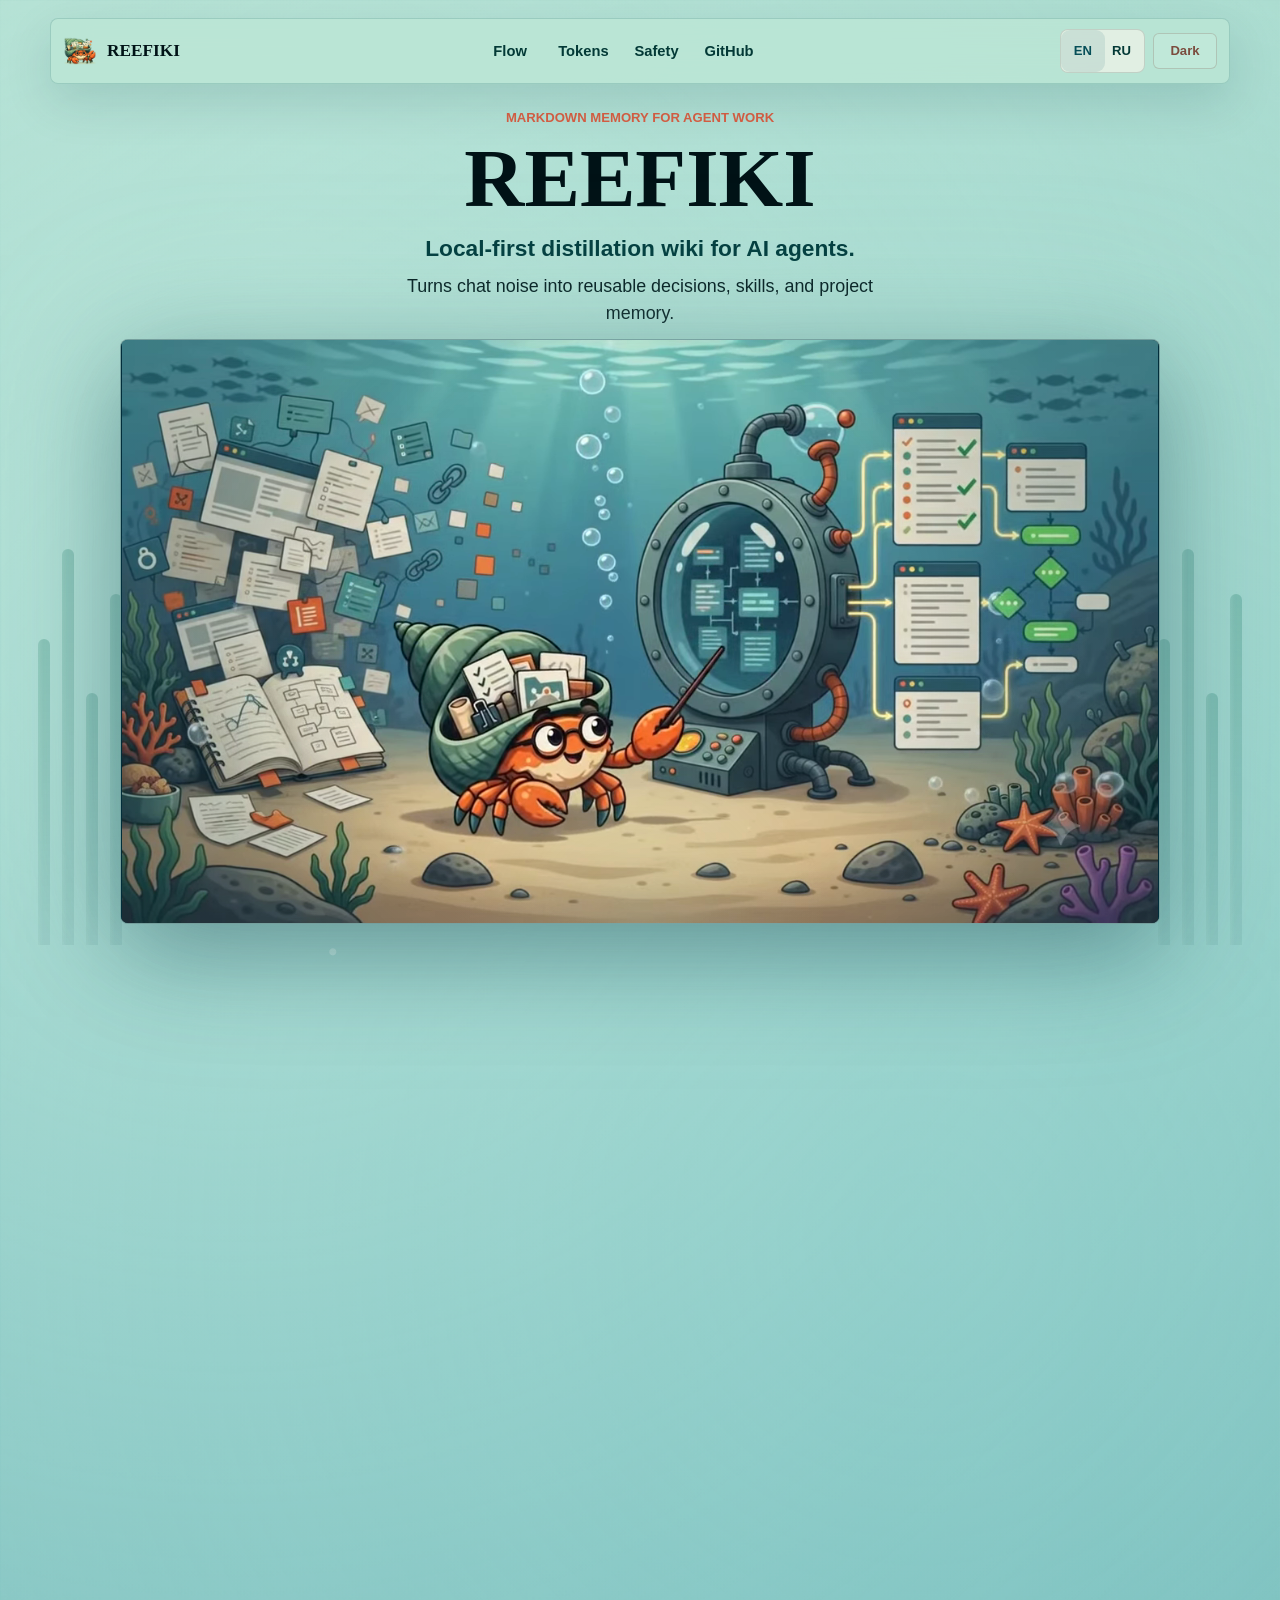
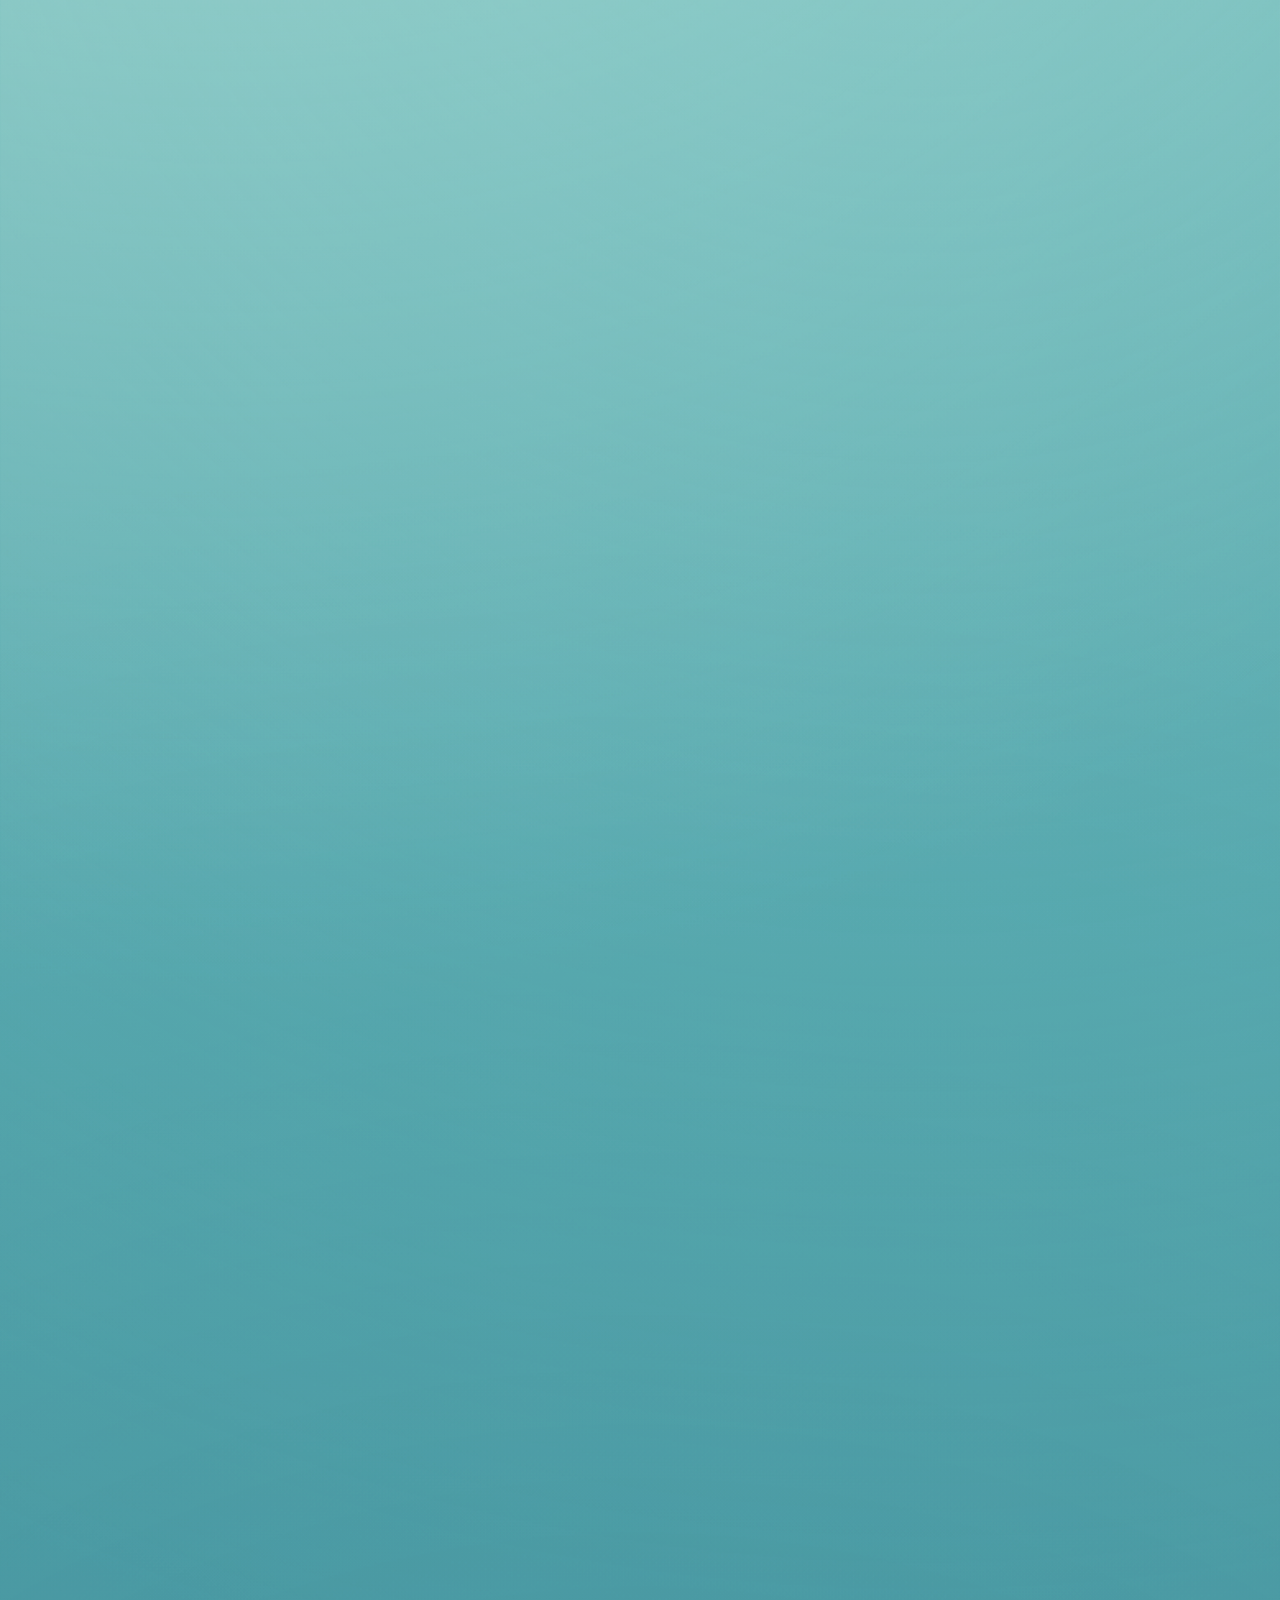
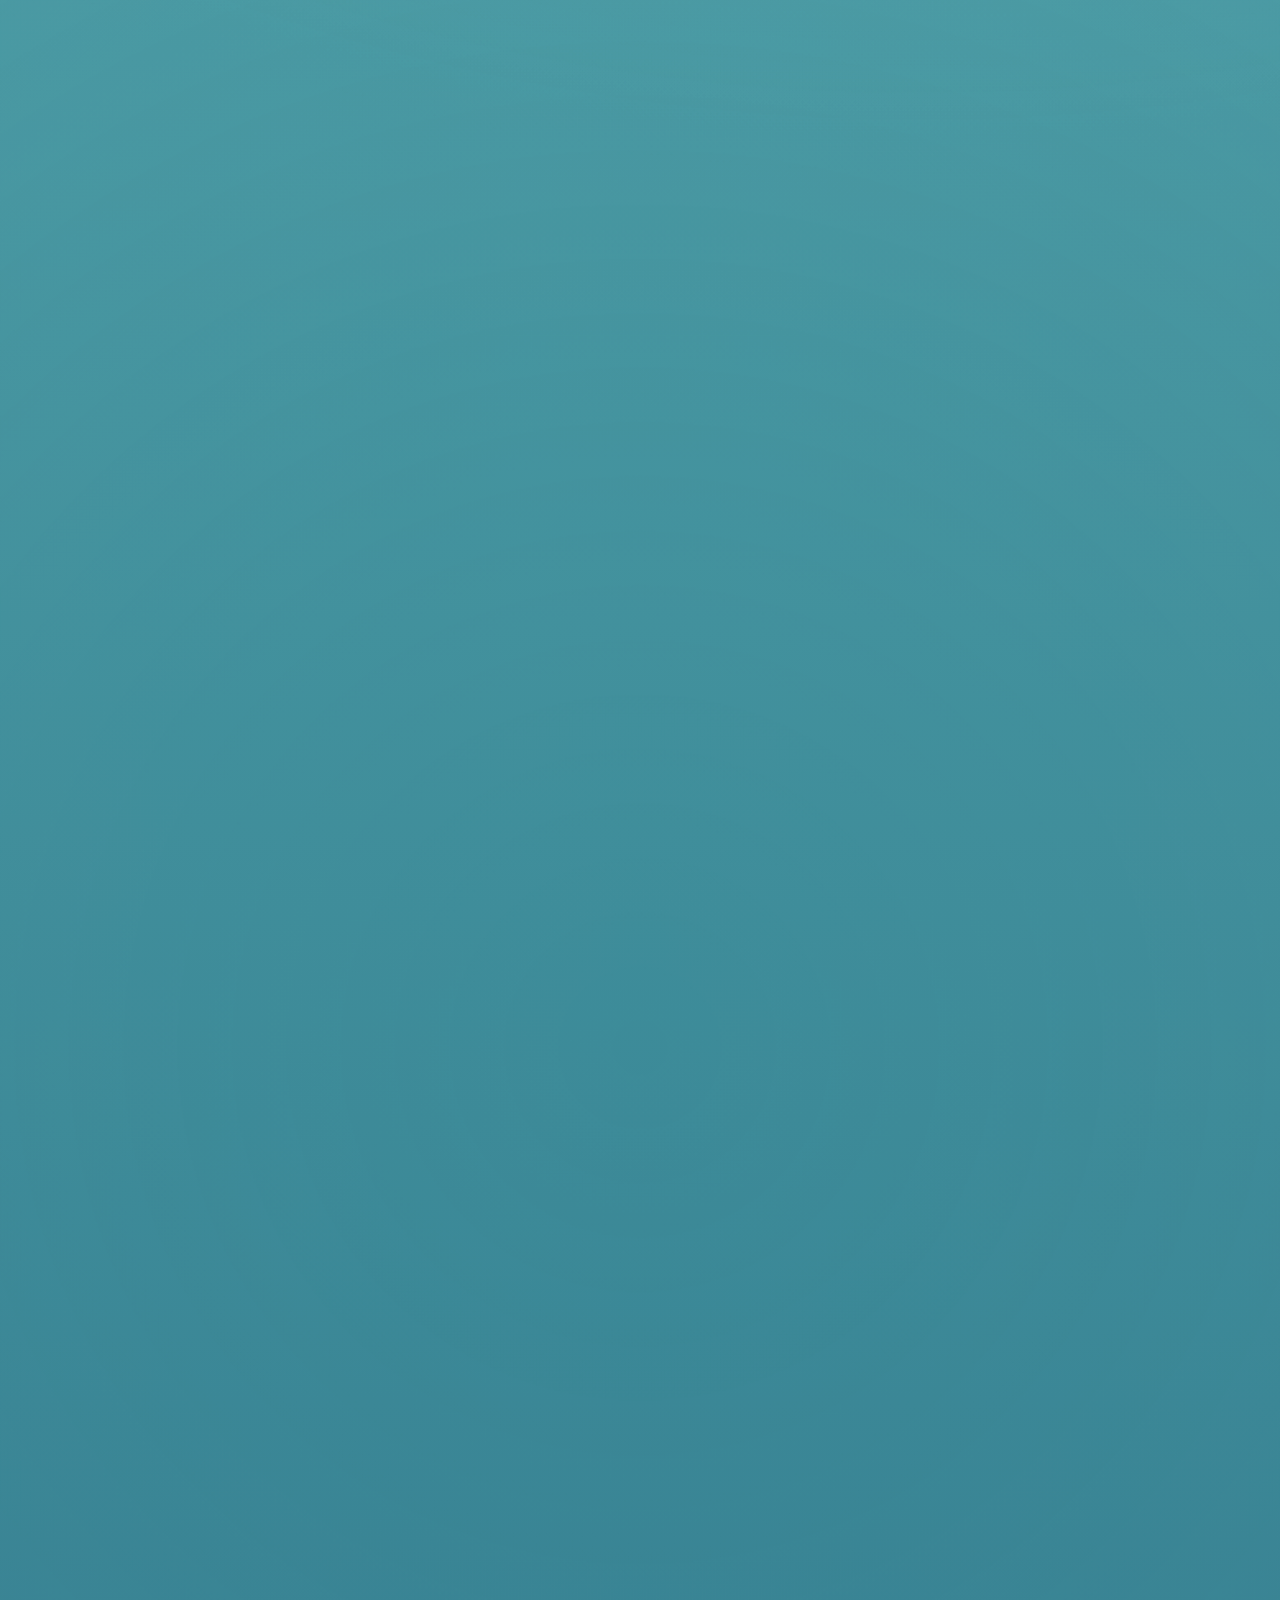
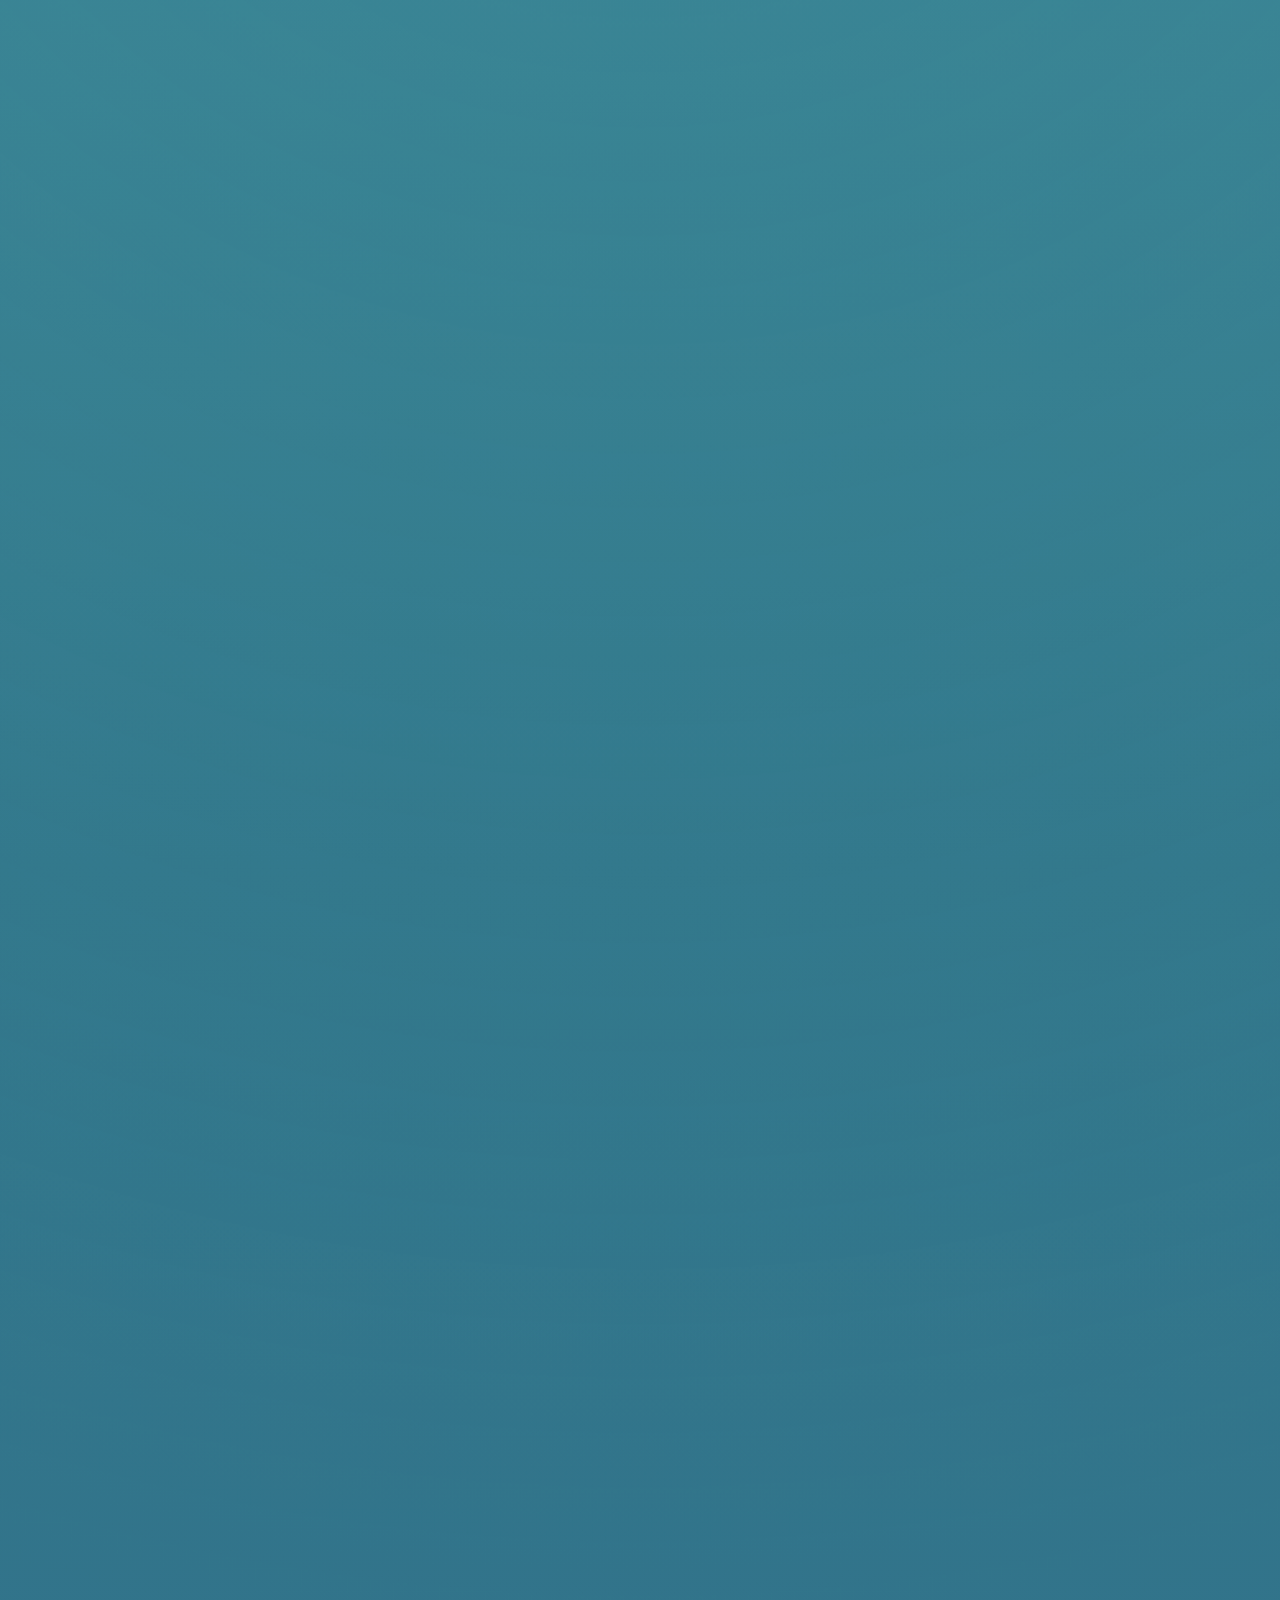
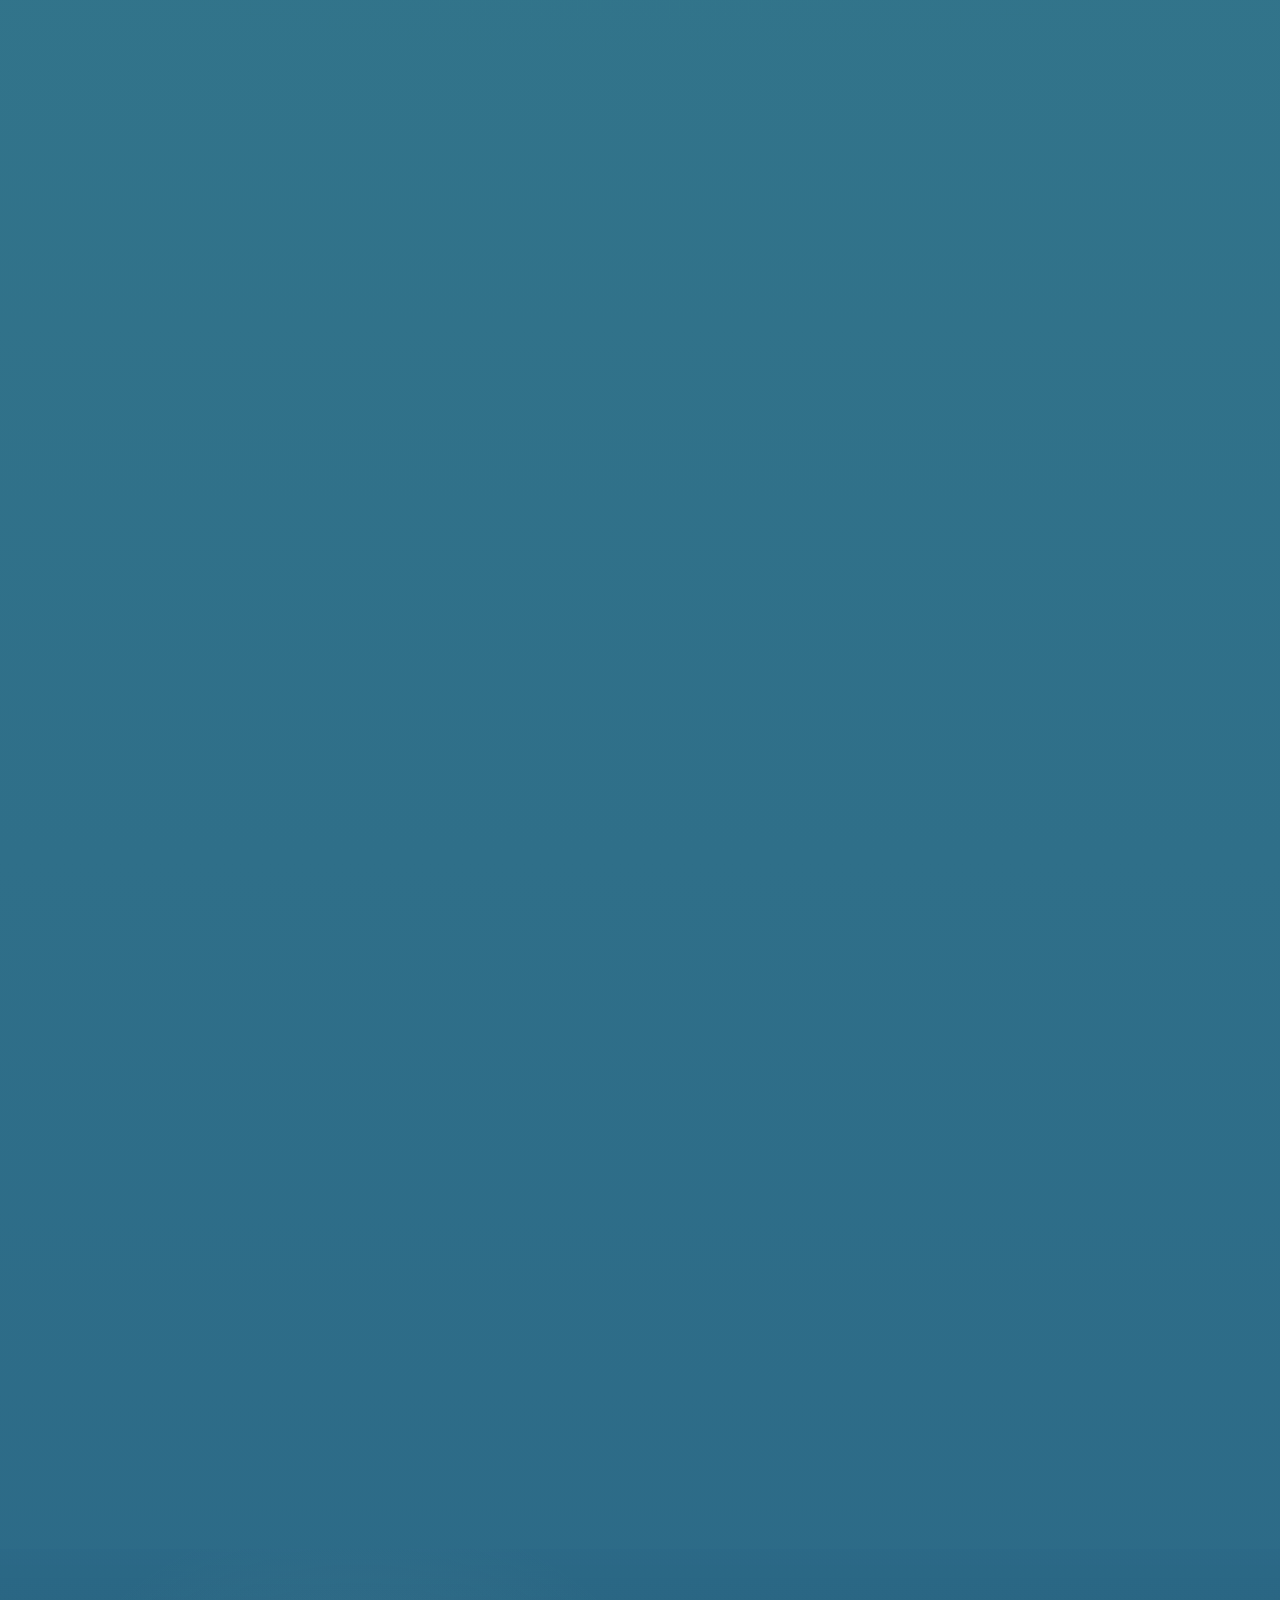
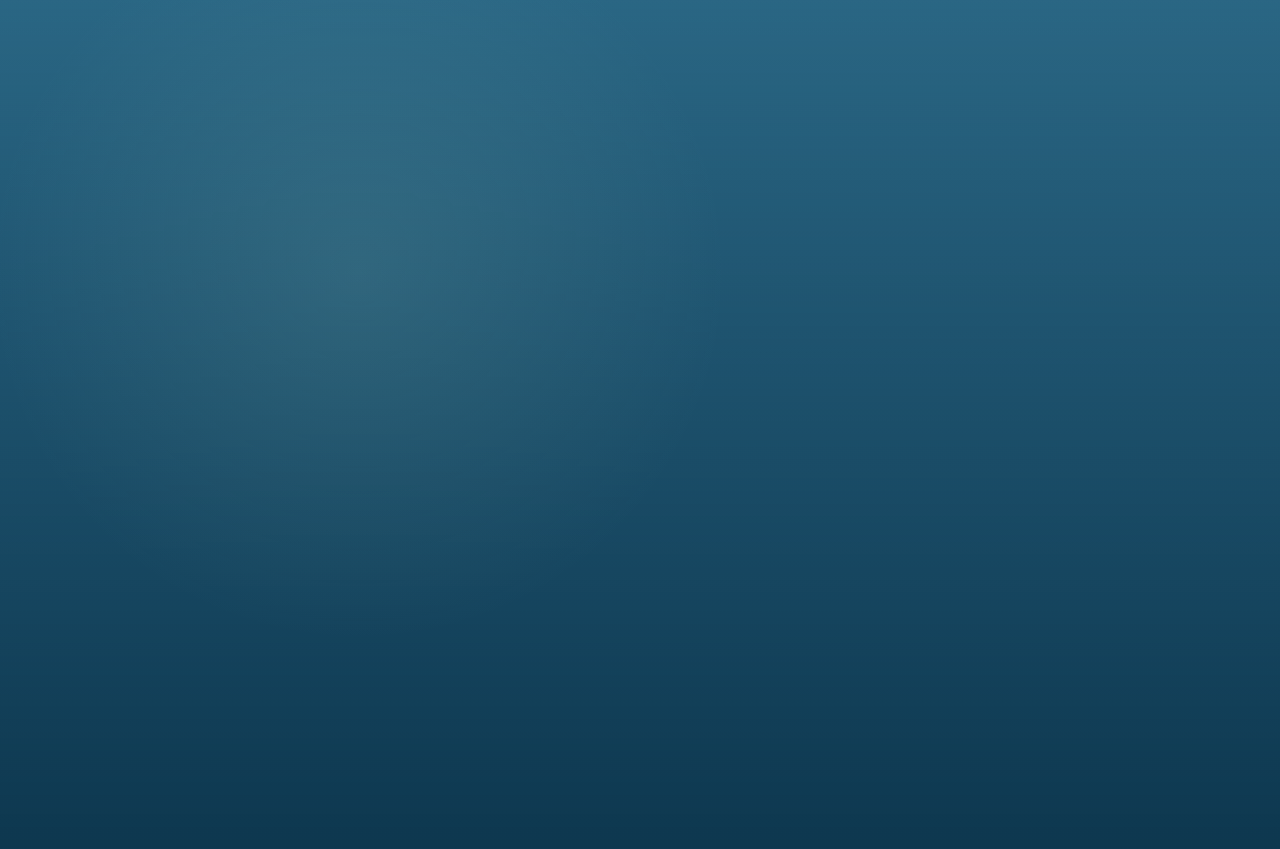
<file: site/index.html>
<!doctype html>
<html lang="en" data-theme="light">
  <head>
    <meta charset="utf-8">
    <meta name="viewport" content="width=device-width, initial-scale=1">
    <title>REEFIKI - Local-first distillation wiki for AI agents</title>
    <meta
      name="description"
      content="REEFIKI turns AI-session noise into reusable decisions, skills, sources, synthesis, and project memory."
    >
    <link rel="icon" href="../assets/reefiki-mascot.png">
    <link rel="stylesheet" href="styles.css?v=theme-readability-20260615">
  </head>
  <body>
    <div class="marine-atmosphere" aria-hidden="true">
      <div class="marine-bubbles">
        <span></span><span></span><span></span><span></span>
        <span></span><span></span><span></span><span></span>
        <span></span><span></span><span></span><span></span>
        <span></span><span></span><span></span><span></span>
      </div>
      <div class="marine-fish fish-one"></div>
      <div class="marine-fish fish-two"></div>
      <div class="marine-fish fish-three"></div>
      <div class="marine-kelp kelp-left">
        <span></span><span></span><span></span><span></span>
      </div>
      <div class="marine-kelp kelp-right">
        <span></span><span></span><span></span><span></span>
      </div>
    </div>

    <a class="skip-link" href="#main" data-i18n="skip">Skip to content</a>

    <header class="topbar" aria-label="Primary navigation">
      <a class="brand" href="#top" aria-label="REEFIKI home">
        <img src="../assets/reefiki-mascot.png" alt="" class="brand-mark" width="672" height="562" decoding="async">
        <span>REEFIKI</span>
      </a>
      <nav class="nav-links" aria-label="Page sections">
        <a href="#flow" data-i18n="nav.flow">Flow</a>
        <a href="#token-economy" data-i18n="nav.tokens">Tokens</a>
        <a href="#safety" data-i18n="nav.safety">Safety</a>
        <a href="https://github.com/kisslex2013-alt/reefiki">GitHub</a>
      </nav>
      <div class="header-controls" aria-label="Display controls">
        <div class="segmented" role="group" aria-label="Language">
          <button class="control-button is-active" type="button" data-lang-toggle="en" aria-pressed="true">EN</button>
          <button class="control-button" type="button" data-lang-toggle="ru" aria-pressed="false">RU</button>
        </div>
        <button class="control-button theme-button" type="button" data-theme-toggle aria-label="Switch color theme">
          <span data-theme-label>Dark</span>
        </button>
      </div>
    </header>

    <main id="main">
      <section class="hero" id="top" aria-labelledby="hero-title">
        <div class="hero-grid" aria-hidden="true"></div>
        <div class="hero-content reveal">
          <p class="eyebrow" data-i18n="hero.eyebrow">Markdown memory for agent work</p>
          <h1 id="hero-title">REEFIKI</h1>
          <p class="hero-subtitle" data-i18n="hero.subtitle">Local-first distillation wiki for AI agents.</p>
          <p class="hero-copy" data-i18n="hero.copy">
            Turns chat noise into reusable decisions, skills, and project memory.
          </p>
        </div>

        <div class="hero-scene reveal reef-video-card hero-video-card" aria-label="Underwater distillation loop from noisy chat into reusable memory">
          <div class="reef-aura" aria-hidden="true"></div>
          <video
            class="reef-video"
            autoplay
            muted
            loop
            playsinline
            preload="metadata"
            poster="../assets/video/reefiki-distillation-poster.webp"
            data-reef-video
            aria-label="Underwater distillation animation for REEFIKI project memory"
          >
            <source src="../assets/video/reefiki-distillation.webm" type="video/webm">
            <source src="../assets/video/reefiki-distillation.mp4" type="video/mp4">
          </video>
          <div class="reef-video-scrim" aria-hidden="true"></div>
        </div>
        <div class="hero-cta-panel reveal">
          <div class="hero-actions" aria-label="Primary actions">
            <a class="button button-primary" href="../QUICKSTART.md#english" data-href-en="../QUICKSTART.md#english" data-href-ru="../QUICKSTART.md#русский" data-i18n="cta.getStarted">Get started</a>
            <a class="button button-secondary" href="../docs/INSTALL.md#english" data-href-en="../docs/INSTALL.md#english" data-href-ru="../docs/INSTALL.md#русский" data-i18n="cta.readDocs">Read docs</a>
            <a class="button button-ghost" href="https://github.com/kisslex2013-alt/reefiki" data-i18n="cta.github">View GitHub</a>
          </div>
          <div class="trust-strip" aria-label="Project trust signals">
            <span>Apache 2.0</span>
            <span data-i18n="trust.markdown">Markdown files</span>
            <span data-i18n="trust.git">Git history</span>
            <span data-i18n="trust.agents">Agent-agnostic</span>
          </div>
        </div>
      </section>

      <section class="section problem-section" id="problem" aria-labelledby="problem-title">
        <div class="section-inner problem-layout">
          <div class="section-copy problem-copy reveal">
            <p class="eyebrow" data-i18n="problem.eyebrow">The failure mode</p>
            <h2 id="problem-title" data-i18n="problem.title">AI agents forget between threads.</h2>
          </div>
          <figure class="problem-proof reveal problem-video-card">
            <div class="reef-video-card problem-video-frame">
              <div class="reef-aura" aria-hidden="true"></div>
              <video
                class="reef-video"
                autoplay
                muted
                loop
                playsinline
                preload="metadata"
                poster="../assets/video/reefiki-problem-context-poster.webp"
                data-reef-video
                aria-label="Underwater animation showing agent context fragments drifting away"
              >
                <source src="../assets/video/reefiki-problem-context.webm" type="video/webm">
                <source src="../assets/video/reefiki-problem-context.mp4" type="video/mp4">
              </video>
              <div class="reef-video-scrim" aria-hidden="true"></div>
            </div>
            <figcaption data-i18n="problem.caption">The failure is visible: decisions drift away before they become reusable memory.</figcaption>
          </figure>
          <div class="problem-list reveal" role="list">
            <p role="listitem"><strong data-i18n="problem.item1Title">Decisions stay in chats.</strong> <span data-i18n="problem.item1Body">Nobody knows why the project turned left.</span></p>
            <p role="listitem"><strong data-i18n="problem.item2Title">Useful procedures vanish.</strong> <span data-i18n="problem.item2Body">A fix becomes a story instead of a reusable skill.</span></p>
            <p role="listitem"><strong data-i18n="problem.item3Title">The next agent starts cold.</strong> <span data-i18n="problem.item3Body">Context gets reread, guessed, or lost.</span></p>
          </div>
        </div>
      </section>

      <section class="section flow-section" id="flow" aria-labelledby="flow-title">
        <div class="section-inner flow-layout">
          <div class="section-head reveal">
            <p class="eyebrow" data-i18n="flow.eyebrow">How it works</p>
            <h2 id="flow-title" data-i18n="flow.title">Capture -> Filter -> Save -> Link -> Recall.</h2>
            <p data-i18n="flow.copy">
              REEFIKI is not a chat archive. It is a distillation loop that lets an agent leave
              a precise trail for the next agent.
            </p>
          </div>
          <figure class="flow-proof reveal flow-video-card">
            <div class="reef-video-card flow-video-frame">
              <div class="reef-aura" aria-hidden="true"></div>
              <video
                class="reef-video"
                autoplay
                muted
                loop
                playsinline
                preload="metadata"
                poster="../assets/video/reefiki-flow-poster.webp"
                data-reef-video
                aria-label="Underwater animation showing the REEFIKI distillation flow"
              >
                <source src="../assets/video/reefiki-flow.webm" type="video/webm">
                <source src="../assets/video/reefiki-flow.mp4" type="video/mp4">
              </video>
              <div class="reef-video-scrim" aria-hidden="true"></div>
            </div>
            <figcaption data-i18n="flow.caption">A repeatable loop: collect, filter, save, link, and recall.</figcaption>
          </figure>
          <ol class="flow-rail reveal" aria-label="REEFIKI distillation steps">
            <li>
              <span class="step-index">01</span>
              <strong data-i18n="flow.step1Title">Capture</strong>
              <p data-i18n="flow.step1Body">Sources, notes and session conclusions enter a project inbox.</p>
            </li>
            <li>
              <span class="step-index">02</span>
              <strong data-i18n="flow.step2Title">Filter</strong>
              <p data-i18n="flow.step2Body">The agent keeps material only when it can be reused later.</p>
            </li>
            <li>
              <span class="step-index">03</span>
              <strong data-i18n="flow.step3Title">Save</strong>
              <p data-i18n="flow.step3Body">Useful knowledge becomes markdown decisions, skills or synthesis.</p>
            </li>
            <li>
              <span class="step-index">04</span>
              <strong data-i18n="flow.step4Title">Link</strong>
              <p data-i18n="flow.step4Body">Index, log and references keep the memory navigable.</p>
            </li>
            <li>
              <span class="step-index">05</span>
              <strong data-i18n="flow.step5Title">Recall</strong>
              <p data-i18n="flow.step5Body">The next agent reads bounded context instead of the whole chat history.</p>
            </li>
          </ol>
        </div>
      </section>

      <section class="section token-section" id="token-economy" aria-labelledby="token-title">
        <div class="section-inner token-layout">
          <div class="token-copy reveal">
            <p class="eyebrow" data-i18n="token.eyebrow">Token economy</p>
            <h2 id="token-title" data-i18n="token.title">Less context rereading. More reusable memory.</h2>
            <p data-i18n="token.copy">
              These are rough ranges, not benchmarks or guarantees. The gain comes from reading
              selected markdown memory instead of dragging every prior thread forward.
            </p>
          </div>
          <figure class="token-proof reveal token-video-card">
            <div class="reef-video-card token-video-frame">
              <div class="reef-aura" aria-hidden="true"></div>
              <video
                class="reef-video"
                autoplay
                muted
                loop
                playsinline
                preload="metadata"
                poster="../assets/video/reefiki-token-economy-poster.webp"
                data-reef-video
                aria-label="Underwater token economy animation for REEFIKI"
              >
                <source src="../assets/video/reefiki-token-economy.webm" type="video/webm">
                <source src="../assets/video/reefiki-token-economy.mp4" type="video/mp4">
              </video>
              <div class="reef-video-scrim" aria-hidden="true"></div>
            </div>
            <figcaption data-i18n="token.caption">Public product proof: the distillation flow is already documented in the repository.</figcaption>
          </figure>
          <div class="metric-grid token-metrics reveal" aria-label="Rough token reduction ranges">
            <div class="metric">
              <span>50-90%</span>
              <p data-i18n="token.metric1">fewer repeat context reads</p>
            </div>
            <div class="metric">
              <span>70-95%</span>
              <p data-i18n="token.metric2">for one decision or skill</p>
            </div>
            <div class="metric">
              <span>60-90%</span>
              <p data-i18n="token.metric3">for a bounded handoff</p>
            </div>
            <div class="metric">
              <span>0-20%</span>
              <p data-i18n="token.metric4">first pass overhead</p>
            </div>
          </div>
        </div>
      </section>

      <section class="section memory-section" id="memory-types" aria-labelledby="memory-title">
        <div class="section-inner memory-layout">
          <div class="section-head reveal">
            <p class="eyebrow" data-i18n="memory.eyebrow">Memory types</p>
            <h2 id="memory-title" data-i18n="memory.title">Compact markdown cards, not a giant transcript.</h2>
          </div>
          <figure class="memory-proof reveal memory-video-card">
            <div class="reef-video-card memory-video-frame">
              <div class="reef-aura" aria-hidden="true"></div>
              <video
                class="reef-video"
                autoplay
                muted
                loop
                playsinline
                preload="metadata"
                poster="../assets/video/reefiki-memory-types-poster.webp"
                data-reef-video
                aria-label="Underwater animation showing REEFIKI memory cards"
              >
                <source src="../assets/video/reefiki-memory-types.webm" type="video/webm">
                <source src="../assets/video/reefiki-memory-types.mp4" type="video/mp4">
              </video>
              <div class="reef-video-scrim" aria-hidden="true"></div>
            </div>
            <figcaption data-i18n="memory.caption">Each reusable note becomes a small typed card, not another transcript to reread.</figcaption>
          </figure>
          <div class="memory-grid reveal" aria-label="REEFIKI memory types">
            <article class="memory-card">
              <span class="file-tag">decisions/</span>
              <h3 data-i18n="memory.decisionTitle">Decisions</h3>
              <p data-i18n="memory.decisionBody">What changed, why it changed, and what future agents should respect.</p>
            </article>
            <article class="memory-card">
              <span class="file-tag">skills/</span>
              <h3 data-i18n="memory.skillTitle">Skills</h3>
              <p data-i18n="memory.skillBody">Repeatable procedures that turn one solved problem into an agent habit.</p>
            </article>
            <article class="memory-card">
              <span class="file-tag">concepts/</span>
              <h3 data-i18n="memory.conceptTitle">Concepts</h3>
              <p data-i18n="memory.conceptBody">Reusable understanding of the project, domain, constraints and vocabulary.</p>
            </article>
            <article class="memory-card">
              <span class="file-tag">synthesis/</span>
              <h3 data-i18n="memory.synthesisTitle">Synthesis</h3>
              <p data-i18n="memory.synthesisBody">Session and stage takeaways distilled into a compact handoff trail.</p>
            </article>
            <article class="memory-card">
              <span class="file-tag">sources/</span>
              <h3 data-i18n="memory.sourceTitle">Sources</h3>
              <p data-i18n="memory.sourceBody">Where an idea came from, with enough provenance to check it later.</p>
            </article>
          </div>
        </div>
      </section>

      <section class="section agents-section" id="agents" aria-labelledby="agents-title">
        <div class="section-inner agents-layout">
          <div class="agent-copy reveal">
            <p class="eyebrow" data-i18n="agents.eyebrow">Agent-agnostic</p>
            <h2 id="agents-title" data-i18n="agents.title">One project memory, many agents.</h2>
            <p data-i18n="agents.copy">
              REEFIKI rules live in markdown contracts, so Codex, Claude Code, Cursor,
              Windsurf, Cline and other LLM agents can follow the same local trail.
            </p>
            <ul class="agent-list" aria-label="Supported agent families">
              <li>Codex</li>
              <li>Claude Code</li>
              <li>Cursor</li>
              <li>Windsurf</li>
              <li>Cline</li>
              <li data-i18n="agents.other">Other LLM agents</li>
            </ul>
          </div>
          <figure class="agents-proof reveal agents-video-card">
            <div class="reef-video-card agents-video-frame">
              <div class="reef-aura" aria-hidden="true"></div>
              <video
                class="reef-video"
                autoplay
                muted
                loop
                playsinline
                preload="metadata"
                poster="../assets/video/reefiki-agent-agnostic-poster.webp"
                data-reef-video
                aria-label="Underwater animation showing multiple AI agents connected to one REEFIKI memory"
              >
                <source src="../assets/video/reefiki-agent-agnostic.webm" type="video/webm">
                <source src="../assets/video/reefiki-agent-agnostic.mp4" type="video/mp4">
              </video>
              <div class="reef-video-scrim" aria-hidden="true"></div>
            </div>
            <figcaption data-i18n="agents.caption">Different agents can follow the same local project trail.</figcaption>
          </figure>
        </div>
      </section>

      <section class="section safety-section" id="safety" aria-labelledby="safety-title">
        <div class="section-inner safety-layout">
          <div class="section-copy reveal">
            <p class="eyebrow" data-i18n="safety.eyebrow">Local-first safety</p>
            <h2 id="safety-title" data-i18n="safety.title">Markdown files, git history, private boundaries.</h2>
            <p data-i18n="safety.copy">
              No cloud memory is required. Private wiki projects stay local unless a guarded
              publish flow explicitly says they are safe to expose.
            </p>
          </div>
          <figure class="safety-proof reveal safety-video-card">
            <div class="reef-video-card safety-video-frame">
              <div class="reef-aura" aria-hidden="true"></div>
              <video
                class="reef-video"
                autoplay
                muted
                loop
                playsinline
                preload="metadata"
                poster="../assets/video/reefiki-safety-poster.webp"
                data-reef-video
                aria-label="Underwater animation showing local-first REEFIKI safety boundaries"
              >
                <source src="../assets/video/reefiki-safety.webm" type="video/webm">
                <source src="../assets/video/reefiki-safety.mp4" type="video/mp4">
              </video>
              <div class="reef-video-scrim" aria-hidden="true"></div>
            </div>
            <figcaption data-i18n="safety.caption">Local markdown, git history, and guarded public boundaries stay visible.</figcaption>
          </figure>
        </div>
      </section>

      <section class="section comparison-section" aria-labelledby="comparison-title">
        <div class="section-inner comparison-layout">
          <div class="section-head reveal">
            <p class="eyebrow" data-i18n="comparison.eyebrow">Positioning</p>
            <h2 id="comparison-title" data-i18n="comparison.title">Not another wiki. Not another cloud memory.</h2>
            <p data-i18n="comparison.copy">
              Use the other tools for storage and search. Use REEFIKI when the next agent must inherit a clean, reusable trail.
            </p>
          </div>
          <figure class="comparison-proof reveal comparison-video-card">
            <div class="reef-video-card comparison-video-frame">
              <div class="reef-aura" aria-hidden="true"></div>
              <video
                class="reef-video"
                autoplay
                muted
                loop
                playsinline
                preload="metadata"
                poster="../assets/video/reefiki-comparison-poster.webp"
                data-reef-video
                aria-label="Underwater animation comparing REEFIKI with adjacent memory tools"
              >
                <source src="../assets/video/reefiki-comparison.webm" type="video/webm">
                <source src="../assets/video/reefiki-comparison.mp4" type="video/mp4">
              </video>
              <div class="reef-video-scrim" aria-hidden="true"></div>
            </div>
            <figcaption data-i18n="comparison.caption">REEFIKI collects the useful parts into agent-ready project memory.</figcaption>
          </figure>
          <div class="comparison-grid reveal" aria-label="REEFIKI comparison with adjacent tools">
            <article class="comparison-card">
              <span class="comparison-product" data-i18n="comparison.notionName">Notion / Obsidian</span>
              <p class="comparison-context" data-i18n="comparison.notionGood">Great for human notes and long-lived documentation.</p>
              <strong data-i18n="comparison.notionReefiki">REEFIKI keeps agent-ready decisions, skills, indexes and logs.</strong>
            </article>
            <article class="comparison-card">
              <span class="comparison-product" data-i18n="comparison.agentName">Cursor / Claude memory</span>
              <p class="comparison-context" data-i18n="comparison.agentGood">Convenient memory inside one agent surface.</p>
              <strong data-i18n="comparison.agentReefiki">REEFIKI is portable across Codex, Claude Code, Cursor and other agents.</strong>
            </article>
            <article class="comparison-card">
              <span class="comparison-product" data-i18n="comparison.ragName">Vector / RAG stores</span>
              <p class="comparison-context" data-i18n="comparison.ragGood">Useful when you need semantic search over a large pile.</p>
              <strong data-i18n="comparison.ragReefiki">REEFIKI filters first, then saves only what can be reused.</strong>
            </article>
            <article class="comparison-card">
              <span class="comparison-product" data-i18n="comparison.archiveName">Chat archives</span>
              <p class="comparison-context" data-i18n="comparison.archiveGood">Good for preserving the whole conversation.</p>
              <strong data-i18n="comparison.archiveReefiki">REEFIKI turns the useful part into compact project memory.</strong>
            </article>
          </div>
        </div>
      </section>

      <section class="final-cta" aria-labelledby="final-title">
        <div class="final-inner reveal">
          <div class="final-copy">
            <p class="eyebrow" data-i18n="final.eyebrow">Try REEFIKI locally</p>
            <h2 id="final-title" data-i18n="final.title">Give the next agent a better starting point.</h2>
          </div>
          <figure class="final-proof final-video-card">
            <div class="reef-video-card final-video-frame">
              <div class="reef-aura" aria-hidden="true"></div>
              <video
                class="reef-video"
                autoplay
                muted
                loop
                playsinline
                preload="metadata"
                poster="../assets/video/reefiki-final-cta-poster.webp"
                data-reef-video
                aria-label="Underwater animation inviting the user to start with REEFIKI"
              >
                <source src="../assets/video/reefiki-final-cta.webm" type="video/webm">
                <source src="../assets/video/reefiki-final-cta.mp4" type="video/mp4">
              </video>
              <div class="reef-video-scrim" aria-hidden="true"></div>
            </div>
            <figcaption data-i18n="final.caption">The next agent starts with a prepared project memory.</figcaption>
          </figure>
          <div class="final-actions">
            <a class="button button-primary" href="../QUICKSTART.md#english" data-href-en="../QUICKSTART.md#english" data-href-ru="../QUICKSTART.md#русский" data-i18n="final.quick">Quick Start</a>
            <a class="button button-secondary" href="https://github.com/kisslex2013-alt/reefiki">GitHub</a>
          </div>
        </div>
      </section>
    </main>

    <script src="script.js?v=theme-readability-20260615" defer></script>
  </body>
</html>
</file>
<file: site/styles.css>
:root {
  color-scheme: light;
  --paper: oklch(0.95 0.026 85);
  --paper-soft: oklch(0.98 0.021 88);
  --sand: oklch(0.88 0.044 82);
  --sand-strong: oklch(0.77 0.084 80);
  --graphite: oklch(0.27 0.026 170);
  --muted: oklch(0.48 0.03 165);
  --reef: oklch(0.38 0.076 180);
  --reef-deep: oklch(0.26 0.056 178);
  --teal: oklch(0.5 0.086 182);
  --moss: oklch(0.51 0.076 122);
  --coral: oklch(0.6 0.146 38);
  --amber: oklch(0.68 0.126 76);
  --ink-line: rgba(36, 48, 44, 0.16);
  --shadow: 0 22px 70px rgba(26, 48, 41, 0.18);
  --tight: 8px;
  --max: 1180px;
}

html[data-theme="dark"] {
  color-scheme: dark;
  --paper: oklch(0.18 0.025 174);
  --paper-soft: oklch(0.22 0.03 174);
  --sand: oklch(0.31 0.035 100);
  --sand-strong: oklch(0.5 0.09 76);
  --graphite: oklch(0.9 0.018 86);
  --muted: oklch(0.73 0.025 160);
  --reef: oklch(0.72 0.085 180);
  --reef-deep: oklch(0.86 0.045 175);
  --teal: oklch(0.7 0.1 182);
  --moss: oklch(0.72 0.09 122);
  --coral: oklch(0.72 0.15 38);
  --amber: oklch(0.78 0.14 76);
  --ink-line: rgba(244, 235, 214, 0.16);
  --shadow: 0 24px 76px rgba(0, 0, 0, 0.32);
}

* {
  box-sizing: border-box;
}

html {
  scroll-behavior: smooth;
}

body {
  margin: 0;
  min-width: 320px;
  background:
    linear-gradient(90deg, rgba(36, 48, 44, 0.04) 1px, transparent 1px),
    linear-gradient(0deg, rgba(36, 48, 44, 0.035) 1px, transparent 1px),
    var(--paper);
  background-size: 42px 42px;
  color: var(--graphite);
  font-family: Aptos, "Segoe UI", Verdana, sans-serif;
  line-height: 1.5;
}

body::before {
  position: fixed;
  inset: 0;
  z-index: -1;
  pointer-events: none;
  content: "";
  background-image:
    radial-gradient(rgba(36, 48, 44, 0.08) 0.8px, transparent 0.8px),
    linear-gradient(120deg, rgba(216, 95, 61, 0.11), transparent 38%),
    linear-gradient(300deg, rgba(35, 118, 107, 0.12), transparent 42%);
  background-size: 9px 9px, 100% 100%, 100% 100%;
  opacity: 0.74;
}

a {
  color: inherit;
  cursor: pointer;
  text-decoration: none;
}

img {
  display: block;
  height: auto;
  max-width: 100%;
}

.skip-link {
  position: fixed;
  top: 12px;
  left: 12px;
  z-index: 20;
  transform: translateY(-160%);
  padding: 10px 14px;
  border: 1px solid var(--reef);
  border-radius: var(--tight);
  background: var(--paper-soft);
  color: var(--reef);
  transition: transform 160ms ease;
}

.skip-link:focus {
  transform: translateY(0);
}

.topbar {
  position: fixed;
  top: 0;
  left: 0;
  right: 0;
  z-index: 10;
  display: flex;
  align-items: center;
  justify-content: space-between;
  gap: 20px;
  width: min(100% - 40px, var(--max));
  margin: 18px auto 0;
  padding: 10px 12px;
  border: 1px solid rgba(36, 48, 44, 0.14);
  border-radius: var(--tight);
  background: rgba(251, 247, 236, 0.86);
  box-shadow: 0 14px 40px rgba(36, 48, 44, 0.1);
  backdrop-filter: blur(18px);
}

html[data-theme="dark"] .topbar {
  border-color: rgba(244, 235, 214, 0.16);
  background: rgba(26, 42, 37, 0.88);
}

.brand {
  display: inline-flex;
  align-items: center;
  gap: 10px;
  min-height: 38px;
  color: var(--reef-deep);
  font-family: Georgia, "Times New Roman", serif;
  font-size: 1.08rem;
  font-weight: 700;
}

.brand-mark {
  width: 34px;
  height: 34px;
  object-fit: contain;
}

.nav-links {
  display: flex;
  align-items: center;
  gap: 4px;
  color: var(--muted);
  font-size: 0.92rem;
  font-weight: 700;
}

.header-controls {
  display: flex;
  align-items: center;
  gap: 8px;
}

.segmented {
  display: inline-flex;
  padding: 3px;
  border: 1px solid rgba(36, 48, 44, 0.16);
  border-radius: var(--tight);
  background: rgba(251, 247, 236, 0.62);
}

.control-button {
  min-width: 38px;
  min-height: 34px;
  padding: 7px 9px;
  border: 1px solid transparent;
  border-radius: 6px;
  background: transparent;
  color: var(--muted);
  cursor: pointer;
  font: inherit;
  font-size: 0.82rem;
  font-weight: 900;
  transition: background-color 160ms ease, color 160ms ease, box-shadow 160ms ease;
}

.control-button:hover,
.control-button:focus-visible,
.control-button.is-active {
  background: rgba(13, 79, 70, 0.1);
  color: var(--reef);
  box-shadow: 0 0 0 3px rgba(13, 79, 70, 0.14);
  outline: none;
}

.theme-button {
  min-width: 64px;
  border-color: rgba(216, 95, 61, 0.28);
  background: rgba(216, 95, 61, 0.08);
  color: #93452f;
}

html[data-theme="dark"] .segmented,
html[data-theme="dark"] .trust-strip span,
html[data-theme="dark"] .agent-list li {
  border-color: rgba(244, 235, 214, 0.16);
  background: rgba(32, 52, 46, 0.66);
}

html[data-theme="dark"] .theme-button {
  color: var(--amber);
}

.nav-links a {
  min-width: 68px;
  padding: 9px 10px;
  border-radius: var(--tight);
  text-align: center;
}

.nav-links a:hover,
.nav-links a:focus-visible {
  background: rgba(13, 79, 70, 0.1);
  color: var(--reef);
  box-shadow: 0 0 0 3px rgba(13, 79, 70, 0.16);
  outline: none;
}

.hero {
  position: relative;
  display: grid;
  grid-template-columns: minmax(0, 0.86fr) minmax(520px, 1.14fr);
  align-items: center;
  gap: 34px;
  width: min(100% - 46px, 1280px);
  min-height: 89svh;
  margin: 0 auto;
  padding: 106px 0 34px;
  overflow: hidden;
}

.hero-grid {
  position: absolute;
  inset: 92px 0 30px;
  z-index: -1;
  border: 1px solid rgba(36, 48, 44, 0.12);
  border-radius: var(--tight);
  background:
    linear-gradient(90deg, rgba(13, 79, 70, 0.08) 1px, transparent 1px),
    linear-gradient(0deg, rgba(13, 79, 70, 0.07) 1px, transparent 1px),
    linear-gradient(145deg, rgba(251, 247, 236, 0.62), rgba(234, 220, 190, 0.38));
  background-size: 38px 38px, 38px 38px, 100% 100%;
  box-shadow: inset 0 0 90px rgba(13, 79, 70, 0.1);
}

.hero-content {
  position: relative;
  z-index: 2;
  max-width: 580px;
  padding-left: 20px;
}

.eyebrow {
  margin: 0 0 12px;
  color: var(--coral);
  font-size: 0.82rem;
  font-weight: 900;
  text-transform: uppercase;
}

h1,
h2,
h3 {
  margin: 0;
  color: var(--reef-deep);
  font-family: Georgia, "Times New Roman", serif;
  line-height: 1.02;
}

h1 {
  font-size: 6rem;
  font-weight: 800;
}

h2 {
  max-width: 840px;
  font-size: 3rem;
}

h3 {
  font-size: 1.25rem;
}

.hero-subtitle {
  margin: 18px 0 0;
  color: var(--reef);
  font-size: 1.48rem;
  font-weight: 800;
}

.hero-copy {
  max-width: 520px;
  margin: 12px 0 0;
  color: var(--graphite);
  font-size: 1.18rem;
}

.hero-actions,
.final-actions {
  display: flex;
  flex-wrap: wrap;
  gap: 10px;
  margin-top: 28px;
}

.button {
  display: inline-flex;
  align-items: center;
  justify-content: center;
  min-width: 126px;
  min-height: 44px;
  padding: 11px 16px;
  border: 1px solid transparent;
  border-radius: var(--tight);
  font-weight: 900;
  line-height: 1;
  cursor: pointer;
  transition: transform 160ms ease, background-color 160ms ease, border-color 160ms ease, color 160ms ease;
}

.button:hover,
.button:focus-visible {
  transform: translateY(-2px);
  box-shadow: 0 0 0 3px rgba(13, 79, 70, 0.16);
  outline: none;
}

.button-primary {
  background: var(--reef);
  color: #fffaf0;
  box-shadow: 0 12px 30px rgba(13, 79, 70, 0.22);
}

.button-primary:hover,
.button-primary:focus-visible {
  background: var(--reef-deep);
}

.button-secondary {
  border-color: rgba(13, 79, 70, 0.32);
  background: rgba(251, 247, 236, 0.76);
  color: var(--reef);
}

.button-secondary:hover,
.button-secondary:focus-visible {
  background: rgba(13, 79, 70, 0.1);
}

.button-ghost {
  border-color: rgba(216, 95, 61, 0.34);
  background: rgba(216, 95, 61, 0.08);
  color: #93452f;
}

.button-ghost:hover,
.button-ghost:focus-visible {
  background: rgba(216, 95, 61, 0.16);
}

.trust-strip {
  display: flex;
  flex-wrap: wrap;
  gap: 8px;
  margin-top: 22px;
}

.trust-strip span,
.agent-list li {
  padding: 8px 10px;
  border: 1px solid rgba(36, 48, 44, 0.16);
  border-radius: var(--tight);
  background: rgba(251, 247, 236, 0.64);
  color: var(--muted);
  font-size: 0.86rem;
  font-weight: 800;
}

.hero-scene {
  position: relative;
  min-height: 610px;
  border: 1px solid rgba(36, 48, 44, 0.14);
  border-radius: var(--tight);
  background:
    linear-gradient(135deg, rgba(13, 79, 70, 0.08), transparent 46%),
    linear-gradient(20deg, rgba(216, 95, 61, 0.12), transparent 50%),
    rgba(251, 247, 236, 0.56);
  box-shadow: var(--shadow);
  overflow: hidden;
}

html[data-theme="dark"] .hero-grid,
html[data-theme="dark"] .hero-scene,
html[data-theme="dark"] .flow-rail li,
html[data-theme="dark"] .metric,
html[data-theme="dark"] .memory-card,
html[data-theme="dark"] .comparison-table {
  border-color: rgba(244, 235, 214, 0.16);
  background-color: rgba(26, 42, 37, 0.68);
}

.hero-scene::before {
  position: absolute;
  inset: 18px;
  content: "";
  border: 1px dashed rgba(13, 79, 70, 0.18);
  border-radius: var(--tight);
}

.scene-label {
  position: absolute;
  z-index: 2;
  padding: 6px 8px;
  border-radius: var(--tight);
  background: rgba(251, 247, 236, 0.72);
  color: var(--muted);
  font-size: 0.78rem;
  font-weight: 900;
  text-transform: uppercase;
}

.scene-label-noise {
  top: 34px;
  left: 34px;
}

.noise-column {
  position: absolute;
  top: 86px;
  left: 34px;
  z-index: 2;
  display: grid;
  gap: 12px;
  width: 178px;
}

.bubble {
  display: block;
  padding: 12px 13px;
  border: 1px solid rgba(36, 48, 44, 0.14);
  border-radius: var(--tight);
  background: rgba(255, 251, 241, 0.82);
  color: var(--muted);
  font-size: 0.86rem;
  font-weight: 800;
  box-shadow: 0 12px 28px rgba(36, 48, 44, 0.09);
  animation: bubble-drift 5.2s ease-in-out infinite;
}

.bubble-two {
  margin-left: 22px;
  animation-delay: 700ms;
}

.bubble-three {
  margin-left: 4px;
  animation-delay: 1300ms;
}

.token-stream {
  position: absolute;
  inset: 0;
  z-index: 3;
  pointer-events: none;
}

.token {
  position: absolute;
  width: 11px;
  height: 11px;
  border-radius: 50%;
  background: var(--amber);
  box-shadow: 0 0 0 6px rgba(214, 154, 41, 0.12);
  animation: token-flow 3.9s linear infinite;
}

.token-a { top: 150px; left: 170px; animation-delay: 0ms; }
.token-b { top: 202px; left: 146px; animation-delay: 500ms; background: var(--coral); }
.token-c { top: 248px; left: 192px; animation-delay: 950ms; }
.token-d { top: 294px; left: 152px; animation-delay: 1450ms; background: var(--teal); }
.token-e { top: 338px; left: 184px; animation-delay: 2100ms; }
.token-f { top: 388px; left: 142px; animation-delay: 2700ms; background: var(--coral); }

.distill-gate {
  position: absolute;
  top: 174px;
  left: 41%;
  z-index: 4;
  display: flex;
  flex-direction: column;
  justify-content: center;
  gap: 8px;
  width: 148px;
  height: 168px;
  padding: 14px;
  border: 2px solid rgba(13, 79, 70, 0.7);
  border-radius: var(--tight);
  background:
    linear-gradient(180deg, rgba(13, 79, 70, 0.16), transparent 36%, rgba(216, 95, 61, 0.12)),
    repeating-linear-gradient(90deg, rgba(13, 79, 70, 0.11), rgba(13, 79, 70, 0.11) 3px, transparent 3px, transparent 15px),
    rgba(251, 247, 236, 0.9);
  color: var(--reef-deep);
  box-shadow: 0 20px 48px rgba(13, 79, 70, 0.18);
  text-align: center;
}

.distill-gate::before,
.distill-gate::after {
  position: absolute;
  left: 50%;
  width: 42px;
  height: 2px;
  background: rgba(13, 79, 70, 0.58);
  content: "";
  transform: translateX(-50%);
}

.distill-gate::before {
  top: 34px;
}

.distill-gate::after {
  bottom: 34px;
}

.gate-title {
  font-size: 0.9rem;
  font-weight: 1000;
}

.gate-rule {
  color: var(--muted);
  font-size: 0.74rem;
  font-weight: 900;
  text-transform: uppercase;
}

.memory-column {
  position: absolute;
  top: 112px;
  right: 34px;
  z-index: 3;
  display: grid;
  gap: 12px;
  width: 220px;
}

.mini-card {
  min-height: 82px;
  padding: 14px;
  border: 1px solid rgba(13, 79, 70, 0.28);
  border-radius: var(--tight);
  background:
    linear-gradient(90deg, rgba(13, 79, 70, 0.1), transparent 42%),
    rgba(255, 251, 241, 0.88);
  box-shadow: 0 18px 44px rgba(36, 48, 44, 0.12);
  animation: card-land 5.5s ease-in-out infinite;
}

.mini-card span {
  display: block;
  color: var(--coral);
  font-family: Consolas, "Courier New", monospace;
  font-size: 0.78rem;
  font-weight: 800;
}

.mini-card strong {
  display: block;
  margin-top: 8px;
  color: var(--reef-deep);
  font-size: 0.98rem;
}

.card-skill {
  animation-delay: 900ms;
  border-color: rgba(106, 125, 59, 0.36);
  background:
    linear-gradient(90deg, rgba(106, 125, 59, 0.12), transparent 42%),
    rgba(255, 251, 241, 0.88);
}

.card-synthesis {
  animation-delay: 1700ms;
  border-color: rgba(216, 95, 61, 0.36);
  background:
    linear-gradient(90deg, rgba(216, 95, 61, 0.12), transparent 42%),
    rgba(255, 251, 241, 0.88);
}

.handoff-line {
  position: absolute;
  right: 116px;
  bottom: 172px;
  z-index: 1;
  width: 260px;
  height: 2px;
  background: linear-gradient(90deg, rgba(13, 79, 70, 0.05), rgba(13, 79, 70, 0.6), rgba(216, 95, 61, 0.5));
}

.handoff-line::after {
  position: absolute;
  right: -3px;
  top: -4px;
  width: 10px;
  height: 10px;
  border-radius: 50%;
  background: var(--coral);
  content: "";
  animation: pulse 2.4s ease-in-out infinite;
}

.mascot-guide {
  position: absolute;
  right: 28px;
  bottom: 24px;
  z-index: 1;
  display: grid;
  justify-items: center;
  gap: 8px;
  max-width: 150px;
  padding: 10px;
  border: 1px solid rgba(13, 79, 70, 0.16);
  border-radius: var(--tight);
  background: rgba(251, 247, 236, 0.78);
}

.mascot-guide span {
  color: var(--muted);
  font-size: 0.74rem;
  font-weight: 900;
  text-align: center;
}

.hero-mascot {
  width: 112px;
  filter: drop-shadow(0 26px 40px rgba(36, 48, 44, 0.22));
  transform: translate(var(--scene-x, 0), var(--scene-y, 0));
  transition: transform 140ms ease-out;
}

html[data-theme="dark"] .distill-gate,
html[data-theme="dark"] .mascot-guide,
html[data-theme="dark"] .bubble,
html[data-theme="dark"] .mini-card {
  border-color: rgba(244, 235, 214, 0.18);
  background-color: rgba(32, 52, 46, 0.86);
}

.section {
  padding: 86px 0;
}

.section-inner {
  width: min(100% - 46px, var(--max));
  margin: 0 auto;
}

.two-column,
.token-layout,
.agents-layout,
.safety-layout {
  display: grid;
  grid-template-columns: minmax(0, 0.9fr) minmax(0, 1.1fr);
  gap: 56px;
  align-items: center;
}

.section-head {
  max-width: 820px;
}

.section-head p,
.section-copy p,
.token-copy p,
.agent-copy p {
  color: var(--muted);
  font-size: 1.05rem;
}

.problem-section,
.memory-section,
.safety-section {
  background: rgba(251, 247, 236, 0.58);
  border-top: 1px solid var(--ink-line);
  border-bottom: 1px solid var(--ink-line);
}

html[data-theme="dark"] .problem-section,
html[data-theme="dark"] .memory-section,
html[data-theme="dark"] .safety-section {
  background: rgba(19, 32, 28, 0.92);
  border-color: rgba(244, 235, 214, 0.14);
}

.problem-section {
  padding-top: 34px;
}

.problem-section .two-column {
  align-items: start;
}

.problem-section .eyebrow {
  display: none;
}

.problem-list {
  border-top: 1px solid rgba(36, 48, 44, 0.18);
}

html[data-theme="dark"] .problem-list {
  border-color: rgba(244, 235, 214, 0.14);
}

.problem-list p {
  display: grid;
  gap: 5px;
  margin: 0;
  padding: 20px 0;
  border-bottom: 1px solid rgba(36, 48, 44, 0.18);
  color: var(--muted);
}

html[data-theme="dark"] .problem-list p {
  border-color: rgba(244, 235, 214, 0.14);
}

.problem-list strong {
  color: var(--graphite);
  font-size: 1.08rem;
}

.flow-rail {
  position: relative;
  display: grid;
  grid-template-columns: repeat(5, minmax(0, 1fr));
  gap: 12px;
  margin: 42px 0 0;
  padding: 0;
  list-style: none;
}

.flow-rail::before {
  position: absolute;
  top: 33px;
  left: 6%;
  right: 6%;
  height: 2px;
  background: linear-gradient(90deg, var(--coral), var(--amber), var(--teal), var(--moss));
  content: "";
}

.flow-rail li {
  position: relative;
  min-height: 238px;
  padding: 86px 16px 16px;
  border: 1px solid rgba(36, 48, 44, 0.16);
  border-radius: var(--tight);
  background: rgba(251, 247, 236, 0.74);
  box-shadow: 0 16px 34px rgba(36, 48, 44, 0.08);
}

.step-index {
  position: absolute;
  top: 0;
  left: 18px;
  display: grid;
  place-items: center;
  width: 66px;
  height: 66px;
  border: 2px solid var(--reef);
  border-radius: 50%;
  background: var(--paper-soft);
  color: var(--reef);
  font-family: Georgia, "Times New Roman", serif;
  font-weight: 900;
}

.flow-rail strong {
  display: block;
  color: var(--reef-deep);
  font-size: 1.08rem;
}

.flow-rail p {
  margin: 10px 0 0;
  color: var(--muted);
  font-size: 0.95rem;
}

.token-section {
  background: linear-gradient(180deg, rgba(13, 79, 70, 0.08), rgba(247, 241, 228, 0));
}

.metric-grid {
  display: grid;
  grid-template-columns: repeat(2, minmax(0, 1fr));
  gap: 12px;
  margin-top: 28px;
}

.metric {
  min-height: 128px;
  padding: 18px;
  border: 1px solid rgba(36, 48, 44, 0.16);
  border-radius: var(--tight);
  background: rgba(251, 247, 236, 0.72);
}

.metric span {
  display: block;
  color: var(--coral);
  font-family: Georgia, "Times New Roman", serif;
  font-size: 2rem;
  font-weight: 900;
}

.metric p {
  margin: 8px 0 0;
  color: var(--muted);
  font-size: 0.94rem;
  font-weight: 700;
}

.token-proof {
  margin: 0;
}

.token-proof img {
  width: 100%;
  height: auto;
  max-height: 520px;
  border: 1px solid rgba(36, 48, 44, 0.14);
  border-radius: var(--tight);
  background: rgba(251, 247, 236, 0.68);
  box-shadow: var(--shadow);
  object-fit: contain;
}

.token-proof figcaption {
  margin-top: 12px;
  color: var(--muted);
  font-size: 0.9rem;
}

.memory-grid {
  display: grid;
  grid-template-columns: repeat(5, minmax(0, 1fr));
  gap: 12px;
  margin-top: 34px;
}

.memory-card {
  position: relative;
  min-height: 220px;
  padding: 18px;
  border: 1px solid rgba(36, 48, 44, 0.16);
  border-radius: var(--tight);
  background:
    linear-gradient(180deg, rgba(255, 251, 241, 0.88), rgba(247, 241, 228, 0.78)),
    linear-gradient(90deg, rgba(36, 48, 44, 0.08) 1px, transparent 1px);
  background-size: 100% 100%, 18px 18px;
  transition: transform 180ms ease, border-color 180ms ease, box-shadow 180ms ease;
}

.memory-card:hover,
.memory-card:focus-within {
  transform: translateY(-6px);
  border-color: rgba(216, 95, 61, 0.54);
  box-shadow: 0 20px 42px rgba(36, 48, 44, 0.12);
}

.file-tag {
  display: block;
  margin-bottom: 46px;
  color: var(--teal);
  font-family: Consolas, "Courier New", monospace;
  font-size: 0.84rem;
  font-weight: 900;
}

.memory-card p {
  margin: 14px 0 0;
  color: var(--muted);
  font-size: 0.94rem;
}

.agent-list {
  display: flex;
  flex-wrap: wrap;
  gap: 8px;
  margin: 24px 0 0;
  padding: 0;
  list-style: none;
}

.graph-proof {
  position: relative;
  --graph-zoom: 1;
  min-height: 430px;
  border: 1px solid rgba(36, 48, 44, 0.14);
  border-radius: var(--tight);
  background: rgba(251, 247, 236, 0.54);
  box-shadow: var(--shadow);
  overflow: hidden;
}

.graph-proof img {
  position: absolute;
  inset: 0;
  width: 100%;
  height: 100%;
  object-fit: contain;
  opacity: 0.58;
  mix-blend-mode: multiply;
  padding: 58px 24px 24px;
  transform: scale(var(--graph-zoom));
  transition: opacity 220ms ease, transform 220ms ease, filter 220ms ease;
}

.graph-proof:hover img,
.graph-proof:focus-within img {
  opacity: 0.82;
  filter: saturate(1.14) contrast(1.05);
}

.graph-toolbar {
  position: absolute;
  top: 14px;
  left: 14px;
  right: 14px;
  z-index: 4;
  display: flex;
  align-items: center;
  justify-content: space-between;
  gap: 12px;
  padding: 8px;
  border: 1px solid rgba(36, 48, 44, 0.14);
  border-radius: var(--tight);
  background: rgba(251, 247, 236, 0.82);
  color: var(--reef-deep);
  font-size: 0.84rem;
  font-weight: 900;
}

.graph-controls {
  display: inline-flex;
  gap: 5px;
}

.graph-button {
  display: grid;
  place-items: center;
  width: 32px;
  height: 30px;
  border: 1px solid rgba(13, 79, 70, 0.22);
  border-radius: 6px;
  background: rgba(13, 79, 70, 0.08);
  color: var(--reef);
  cursor: pointer;
  font: inherit;
  font-size: 1rem;
  font-weight: 1000;
}

.graph-button:hover,
.graph-button:focus-visible {
  background: rgba(13, 79, 70, 0.15);
  box-shadow: 0 0 0 3px rgba(13, 79, 70, 0.14);
  outline: none;
}

.node {
  position: absolute;
  z-index: 2;
  width: 16px;
  height: 16px;
  border: 3px solid var(--paper-soft);
  border-radius: 50%;
  background: var(--reef);
  box-shadow: 0 0 0 8px rgba(13, 79, 70, 0.12);
  animation: pulse 2.8s ease-in-out infinite;
}

.node-one { top: 18%; left: 24%; }
.node-two { top: 32%; left: 58%; animation-delay: 400ms; background: var(--coral); }
.node-three { top: 60%; left: 36%; animation-delay: 800ms; background: var(--amber); }
.node-four { top: 68%; left: 72%; animation-delay: 1200ms; background: var(--moss); }
.node-five { top: 44%; left: 83%; animation-delay: 1600ms; background: var(--teal); }

.graph-line {
  position: absolute;
  z-index: 1;
  height: 2px;
  transform-origin: left center;
  background: linear-gradient(90deg, rgba(13, 79, 70, 0.1), rgba(13, 79, 70, 0.7), rgba(216, 95, 61, 0.6));
  background-size: 200% 100%;
  opacity: 0.58;
}

.graph-proof:hover .graph-line,
.graph-proof:focus-within .graph-line {
  animation: graph-flow 1.45s linear infinite;
  opacity: 0.95;
}

.graph-proof:hover .node,
.graph-proof:focus-within .node {
  box-shadow: 0 0 0 10px rgba(216, 95, 61, 0.12), 0 0 24px rgba(13, 79, 70, 0.24);
  animation-duration: 1.4s;
}

.line-one {
  top: 25%;
  left: 26%;
  width: 34%;
  transform: rotate(16deg);
}

.line-two {
  top: 39%;
  left: 38%;
  width: 42%;
  transform: rotate(34deg);
}

.line-three {
  top: 63%;
  left: 40%;
  width: 34%;
  transform: rotate(6deg);
}

.safety-terminal {
  border: 1px solid rgba(36, 48, 44, 0.2);
  border-radius: var(--tight);
  background: #18241f;
  box-shadow: var(--shadow);
  overflow: hidden;
}

.terminal-bar {
  display: flex;
  gap: 7px;
  padding: 12px 14px;
  background: #23362f;
}

.terminal-bar span {
  width: 10px;
  height: 10px;
  border-radius: 50%;
  background: var(--coral);
}

.terminal-bar span:nth-child(2) {
  background: var(--amber);
}

.terminal-bar span:nth-child(3) {
  background: var(--teal);
}

pre {
  margin: 0;
  padding: 22px;
  overflow: auto;
  color: #f9f0d8;
  font: 0.98rem/1.62 Consolas, "Courier New", monospace;
}

.comparison-table {
  margin-top: 30px;
  border: 1px solid rgba(36, 48, 44, 0.16);
  border-radius: var(--tight);
  background: rgba(251, 247, 236, 0.7);
  overflow: hidden;
}

.comparison-row {
  display: grid;
  grid-template-columns: minmax(0, 0.7fr) minmax(0, 1.3fr);
  border-top: 1px solid rgba(36, 48, 44, 0.13);
}

.comparison-row:first-child {
  border-top: 0;
}

.comparison-row span {
  padding: 17px 18px;
}

.comparison-row span + span {
  border-left: 1px solid rgba(36, 48, 44, 0.13);
}

.comparison-head {
  background: rgba(13, 79, 70, 0.1);
  color: var(--reef);
  font-weight: 900;
}

html[data-theme="dark"] .comparison-row,
html[data-theme="dark"] .comparison-row span + span {
  border-color: rgba(244, 235, 214, 0.14);
}

html[data-theme="dark"] .comparison-head {
  background: rgba(114, 201, 188, 0.1);
}

.final-cta {
  padding: 76px 0 96px;
  background:
    linear-gradient(180deg, rgba(13, 79, 70, 0.12), rgba(216, 95, 61, 0.1)),
    var(--paper);
  border-top: 1px solid var(--ink-line);
}

html[data-theme="dark"] .final-cta {
  background:
    linear-gradient(180deg, rgba(114, 201, 188, 0.1), rgba(216, 95, 61, 0.08)),
    var(--paper);
}

.final-inner {
  display: grid;
  grid-template-columns: 180px minmax(0, 1fr);
  gap: 32px;
  align-items: center;
  width: min(100% - 46px, 940px);
  margin: 0 auto;
}

.final-mascot {
  width: 176px;
  height: auto;
  filter: drop-shadow(0 18px 30px rgba(36, 48, 44, 0.18));
}

.reveal {
  opacity: 0;
  transform: translateY(18px);
  transition: opacity 620ms ease, transform 620ms ease;
}

.is-ready .reveal.is-visible {
  opacity: 1;
  transform: translateY(0);
}

@keyframes bubble-drift {
  0%, 100% { transform: translateX(0); }
  50% { transform: translateX(8px); }
}

@keyframes token-flow {
  0% { transform: translate(0, 0) scale(0.72); opacity: 0; }
  12% { opacity: 1; }
  48% { transform: translate(214px, 6px) scale(1); opacity: 1; }
  70% { transform: translate(324px, 2px) scale(0.78); opacity: 0.86; }
  100% { transform: translate(470px, 12px) scale(0.42); opacity: 0; }
}

@keyframes card-land {
  0%, 100% { transform: translateX(0); }
  50% { transform: translateX(-10px); }
}

@keyframes pulse {
  0%, 100% { transform: scale(1); opacity: 0.82; }
  50% { transform: scale(1.26); opacity: 1; }
}

@keyframes graph-flow {
  0% { background-position: 0% 50%; }
  100% { background-position: 200% 50%; }
}

html[data-theme="dark"] .graph-proof,
html[data-theme="dark"] .graph-toolbar {
  border-color: rgba(244, 235, 214, 0.16);
  background: rgba(24, 38, 34, 0.78);
}

html[data-theme="dark"] .graph-proof img {
  filter: saturate(1.05) brightness(1.08);
  mix-blend-mode: normal;
}

@media (max-width: 1120px) {
  .hero {
    grid-template-columns: 1fr;
    align-content: center;
    gap: 20px;
    padding-top: 96px;
  }

  .hero-content {
    max-width: 760px;
  }

  h1 {
    font-size: 4.9rem;
  }

  .hero-scene {
    min-height: 400px;
  }

  .hero-mascot {
    width: 104px;
  }

  .mascot-guide {
    max-width: 142px;
  }

  .memory-grid,
  .flow-rail {
    grid-template-columns: repeat(2, minmax(0, 1fr));
  }

  .flow-rail::before {
    display: none;
  }
}

@media (max-width: 820px) {
  .topbar {
    width: min(100% - 24px, var(--max));
    margin-top: 10px;
  }

  .nav-links a {
    min-width: auto;
    padding: 8px 7px;
    font-size: 0.84rem;
  }

  .hero {
    width: min(100% - 24px, 1280px);
    min-height: 89svh;
    padding-top: 86px;
  }

  .hero-content {
    padding-left: 0;
  }

  h1 {
    font-size: 3.7rem;
  }

  h2 {
    font-size: 2.25rem;
  }

  .hero-subtitle {
    font-size: 1.18rem;
  }

  .hero-copy {
    font-size: 1rem;
  }

  .hero-scene {
    min-height: 352px;
  }

  .noise-column {
    top: 64px;
    left: 18px;
    width: 150px;
  }

  .bubble {
    padding: 9px 10px;
    font-size: 0.76rem;
  }

  .distill-gate {
    top: 134px;
    left: 42%;
    width: 78px;
    height: 120px;
  }

  .memory-column {
    top: 72px;
    right: 16px;
    width: 156px;
  }

  .mini-card {
    min-height: 66px;
    padding: 10px;
  }

  .mini-card strong {
    margin-top: 5px;
    font-size: 0.8rem;
  }

  .token {
    width: 8px;
    height: 8px;
  }

  .hero-mascot {
    width: 88px;
  }

  .mascot-guide {
    right: 16px;
    bottom: 16px;
    max-width: 124px;
  }

  .handoff-line {
    display: none;
  }

  .section {
    padding: 62px 0;
  }

  .problem-section {
    padding-top: 0;
  }

  .section-inner,
  .final-inner {
    width: min(100% - 24px, var(--max));
  }

  .two-column,
  .token-layout,
  .agents-layout,
  .safety-layout,
  .final-inner {
    grid-template-columns: 1fr;
    gap: 28px;
  }

  .flow-rail,
  .memory-grid,
  .metric-grid {
    grid-template-columns: 1fr;
  }

  .memory-card {
    min-height: 174px;
  }

  .file-tag {
    margin-bottom: 24px;
  }

  .comparison-row {
    grid-template-columns: 1fr;
  }

  .comparison-row span + span {
    border-top: 1px solid rgba(36, 48, 44, 0.13);
    border-left: 0;
  }

  .graph-proof {
    min-height: 320px;
  }

  .graph-proof img {
    padding: 56px 12px 16px;
  }
}

@media (max-width: 520px) {
  .topbar {
    display: grid;
    grid-template-columns: auto 1fr;
    align-items: center;
    gap: 7px 10px;
    width: min(100% - 18px, var(--max));
    padding: 8px;
  }

  .brand span {
    display: none;
  }

  .brand {
    min-height: 34px;
  }

  .brand-mark {
    width: 32px;
    height: 32px;
  }

  .header-controls {
    grid-column: 2;
    grid-row: 1;
    justify-self: end;
    gap: 6px;
  }

  .control-button {
    min-width: 34px;
    min-height: 32px;
    padding: 6px 7px;
    font-size: 0.76rem;
  }

  .theme-button {
    min-width: 58px;
  }

  .nav-links {
    grid-column: 1 / -1;
    grid-row: 2;
    width: 100%;
    justify-content: space-between;
    gap: 0;
  }

  .nav-links a {
    flex: 1 1 0;
    min-width: 0;
    padding: 7px 3px;
    text-align: center;
    font-size: 0.73rem;
  }

  .hero {
    min-height: 91svh;
    padding-top: 118px;
    padding-bottom: 14px;
  }

  h1 {
    font-size: 3.1rem;
  }

  h2 {
    font-size: 1.92rem;
  }

  .final-actions {
    display: grid;
    grid-template-columns: 1fr;
  }

  .final-actions .button {
    width: 100%;
  }

  .hero-actions {
    display: grid;
    grid-template-columns: repeat(3, minmax(0, 1fr));
    gap: 7px;
    margin-top: 18px;
  }

  .hero-actions .button {
    min-width: 0;
    min-height: 40px;
    padding: 10px 7px;
    font-size: 0.82rem;
  }

  .trust-strip span {
    flex: 1 1 calc(50% - 8px);
    text-align: center;
  }

  .hero-scene {
    min-height: 258px;
  }

  .scene-label-noise {
    top: 18px;
    left: 18px;
  }

  .bubble-three {
    display: none;
  }

  .token-a { top: 108px; left: 124px; }
  .token-b { top: 148px; left: 108px; }
  .token-c { top: 182px; left: 138px; }
  .token-d { top: 218px; left: 112px; }
  .token-e,
  .token-f { display: none; }

  .memory-column {
    right: 12px;
    width: 124px;
  }

  .distill-gate {
    top: 112px;
    left: 38%;
    width: 92px;
    height: 104px;
  }

  .gate-title {
    font-size: 0.72rem;
  }

  .gate-rule,
  .mascot-guide span {
    font-size: 0.66rem;
  }

  .mini-card:nth-child(3) {
    display: none;
  }

  .hero-mascot {
    width: 72px;
  }

  .mascot-guide {
    display: none;
  }

  @keyframes token-flow {
    0% { transform: translate(0, 0) scale(0.72); opacity: 0; }
    12% { opacity: 1; }
    52% { transform: translate(132px, 0) scale(1); opacity: 1; }
    76% { transform: translate(196px, 2px) scale(0.78); opacity: 0.82; }
    100% { transform: translate(256px, 8px) scale(0.42); opacity: 0; }
  }
}

/* Reef promo refresh */
:root {
  --paper: oklch(0.91 0.038 188);
  --paper-soft: oklch(0.97 0.026 103);
  --sand: oklch(0.84 0.06 82);
  --sand-strong: oklch(0.72 0.1 74);
  --graphite: oklch(0.23 0.04 186);
  --muted: oklch(0.45 0.044 178);
  --reef: oklch(0.41 0.1 186);
  --reef-deep: oklch(0.22 0.07 190);
  --teal: oklch(0.55 0.12 186);
  --moss: oklch(0.5 0.09 136);
  --coral: oklch(0.63 0.16 34);
  --amber: oklch(0.72 0.14 78);
  --lagoon: oklch(0.72 0.085 194);
  --pearl: rgba(255, 251, 235, 0.78);
  --kelp-glass: rgba(9, 62, 63, 0.17);
  --ink-line: rgba(11, 67, 70, 0.18);
  --shadow: 0 28px 86px rgba(4, 56, 60, 0.24);
}

html[data-theme="dark"] {
  --paper: oklch(0.16 0.04 190);
  --paper-soft: oklch(0.2 0.052 190);
  --sand: oklch(0.31 0.04 96);
  --sand-strong: oklch(0.48 0.11 78);
  --graphite: oklch(0.9 0.022 106);
  --muted: oklch(0.72 0.035 178);
  --reef: oklch(0.7 0.11 188);
  --reef-deep: oklch(0.91 0.045 112);
  --teal: oklch(0.74 0.12 188);
  --moss: oklch(0.72 0.09 136);
  --coral: oklch(0.73 0.16 36);
  --amber: oklch(0.8 0.14 78);
  --lagoon: oklch(0.66 0.12 195);
  --pearl: rgba(232, 246, 225, 0.1);
  --kelp-glass: rgba(21, 72, 68, 0.58);
  --ink-line: rgba(203, 244, 230, 0.17);
}

html {
  scroll-padding-top: 0;
}

body {
  background:
    radial-gradient(circle at 14% 6%, rgba(109, 202, 214, 0.23), transparent 30%),
    radial-gradient(circle at 82% 18%, rgba(235, 119, 73, 0.12), transparent 28%),
    linear-gradient(130deg, rgba(11, 87, 89, 0.1), transparent 42%),
    linear-gradient(90deg, rgba(11, 67, 70, 0.055) 1px, transparent 1px),
    linear-gradient(0deg, rgba(11, 67, 70, 0.045) 1px, transparent 1px),
    var(--paper);
  background-size: 100% 100%, 100% 100%, 100% 100%, 42px 42px, 42px 42px, 100% 100%;
}

body::before {
  background-image:
    radial-gradient(rgba(255, 251, 235, 0.44) 0.8px, transparent 0.8px),
    linear-gradient(115deg, transparent 0 24%, rgba(255, 251, 235, 0.18) 26%, transparent 29% 52%, rgba(96, 206, 209, 0.12) 54%, transparent 58%),
    linear-gradient(300deg, rgba(14, 121, 124, 0.16), transparent 45%);
  background-size: 11px 11px, 170px 120px, 100% 100%;
  opacity: 0.7;
}

html[data-theme="dark"] body {
  background:
    radial-gradient(circle at 18% 10%, rgba(58, 175, 180, 0.19), transparent 28%),
    radial-gradient(circle at 83% 20%, rgba(236, 113, 72, 0.1), transparent 32%),
    linear-gradient(180deg, rgba(1, 33, 39, 0.72), rgba(4, 42, 43, 0.98)),
    var(--paper);
}

html[data-theme="dark"] body::before {
  opacity: 0.36;
}

.topbar {
  border-color: rgba(8, 86, 90, 0.18);
  background: rgba(242, 247, 224, 0.78);
  box-shadow: 0 18px 48px rgba(5, 58, 62, 0.14);
}

html[data-theme="dark"] .topbar {
  background: rgba(8, 42, 45, 0.86);
}

.button,
.trust-strip span,
.agent-list li,
.metric,
.memory-card,
.flow-rail li,
.comparison-table {
  backdrop-filter: blur(12px);
}

.hero,
.section,
.final-cta {
  min-height: 100svh;
  scroll-snap-align: start;
  scroll-snap-stop: always;
}

.hero {
  padding-top: 118px;
}

.hero-grid {
  inset: 94px 0 26px;
  border-color: rgba(10, 87, 91, 0.16);
  background:
    radial-gradient(circle at 24% 18%, rgba(107, 213, 218, 0.18), transparent 26%),
    radial-gradient(circle at 78% 28%, rgba(235, 112, 72, 0.11), transparent 30%),
    linear-gradient(125deg, rgba(255, 251, 235, 0.68), rgba(173, 219, 205, 0.28)),
    linear-gradient(90deg, rgba(8, 86, 90, 0.08) 1px, transparent 1px),
    linear-gradient(0deg, rgba(8, 86, 90, 0.07) 1px, transparent 1px);
  background-size: 100% 100%, 100% 100%, 100% 100%, 38px 38px, 38px 38px;
  box-shadow: inset 0 0 110px rgba(27, 126, 123, 0.18);
}

html[data-theme="dark"] .hero-grid {
  background:
    radial-gradient(circle at 22% 20%, rgba(97, 207, 211, 0.17), transparent 28%),
    radial-gradient(circle at 80% 20%, rgba(231, 112, 72, 0.08), transparent 30%),
    linear-gradient(125deg, rgba(17, 60, 57, 0.72), rgba(6, 33, 39, 0.62)),
    linear-gradient(90deg, rgba(205, 244, 231, 0.055) 1px, transparent 1px),
    linear-gradient(0deg, rgba(205, 244, 231, 0.045) 1px, transparent 1px);
}

.section {
  display: grid;
  align-items: center;
  padding: 110px 0 76px;
}

.problem-section,
.memory-section,
.safety-section {
  background:
    radial-gradient(circle at 12% 12%, rgba(114, 213, 205, 0.15), transparent 34%),
    linear-gradient(180deg, rgba(240, 247, 224, 0.56), rgba(202, 226, 211, 0.26));
}

html[data-theme="dark"] .problem-section,
html[data-theme="dark"] .memory-section,
html[data-theme="dark"] .safety-section {
  background:
    radial-gradient(circle at 16% 10%, rgba(90, 202, 204, 0.12), transparent 34%),
    linear-gradient(180deg, rgba(9, 52, 52, 0.92), rgba(5, 34, 40, 0.95));
}

.reef-video-card {
  position: relative;
  isolation: isolate;
  border: 1px solid rgba(197, 239, 224, 0.38);
  border-radius: var(--tight);
  background:
    linear-gradient(135deg, rgba(5, 61, 67, 0.42), rgba(17, 106, 106, 0.16)),
    rgba(6, 58, 64, 0.18);
  box-shadow: var(--shadow), 0 0 72px rgba(78, 197, 198, 0.2);
  overflow: hidden;
}

.hero-video-card {
  min-height: 630px;
}

.hero-video-card::before {
  display: none;
}

.reef-aura {
  position: absolute;
  inset: -18%;
  z-index: 0;
  background:
    radial-gradient(circle at 18% 22%, rgba(108, 224, 224, 0.34), transparent 27%),
    radial-gradient(circle at 72% 18%, rgba(235, 121, 78, 0.22), transparent 25%),
    radial-gradient(circle at 52% 72%, rgba(240, 199, 103, 0.18), transparent 31%),
    linear-gradient(120deg, rgba(28, 132, 129, 0.28), transparent 45%);
  filter: blur(22px) saturate(1.25);
  opacity: 0.78;
  animation: reef-aura-drift 9s ease-in-out infinite;
}

.reef-video {
  position: absolute;
  inset: 0;
  z-index: 1;
  width: 100%;
  height: 100%;
  object-fit: cover;
  filter: saturate(1.08) contrast(1.02);
  transform: translate(var(--scene-x, 0), var(--scene-y, 0)) scale(1.018);
  transition: transform 160ms ease-out, filter 220ms ease;
}

.reef-video-card:hover .reef-video,
.reef-video-card:focus-within .reef-video {
  filter: saturate(1.2) contrast(1.05);
}

.reef-video-scrim {
  position: absolute;
  inset: 0;
  z-index: 2;
  pointer-events: none;
  background:
    linear-gradient(90deg, rgba(4, 42, 48, 0.42), transparent 36%, rgba(5, 44, 49, 0.2)),
    radial-gradient(circle at 20% 85%, rgba(255, 251, 235, 0.24), transparent 26%),
    linear-gradient(180deg, rgba(255, 251, 235, 0.05), rgba(5, 37, 44, 0.32));
}

.reef-video-label {
  position: absolute;
  top: 22px;
  left: 22px;
  z-index: 3;
  display: grid;
  gap: 4px;
  max-width: 280px;
  padding: 12px 14px;
  border: 1px solid rgba(216, 244, 235, 0.34);
  border-radius: var(--tight);
  background: rgba(3, 47, 53, 0.62);
  color: oklch(0.91 0.03 106);
  box-shadow: 0 18px 38px rgba(2, 35, 40, 0.24);
  backdrop-filter: blur(14px);
}

.reef-video-label span {
  color: var(--lagoon);
  font-size: 0.78rem;
  font-weight: 1000;
  text-transform: uppercase;
}

.reef-video-label strong {
  font-size: 1rem;
  line-height: 1.15;
}

.reef-memory-column {
  top: auto;
  right: 22px;
  bottom: 22px;
  width: min(260px, 34%);
}

.reef-memory-column .mini-card {
  background:
    linear-gradient(90deg, rgba(105, 224, 224, 0.13), transparent 44%),
    rgba(2, 46, 51, 0.72);
  border-color: rgba(218, 246, 235, 0.2);
  box-shadow: 0 18px 42px rgba(3, 38, 42, 0.28);
}

.reef-memory-column .mini-card strong {
  color: oklch(0.92 0.032 108);
}

.reef-mascot-guide {
  right: auto;
  left: 22px;
  bottom: 22px;
  z-index: 3;
  max-width: 164px;
  background: rgba(245, 246, 219, 0.78);
  box-shadow: 0 18px 44px rgba(3, 47, 53, 0.18);
  backdrop-filter: blur(12px);
}

html[data-theme="dark"] .reef-mascot-guide {
  background: rgba(5, 46, 52, 0.72);
}

.token-section {
  background:
    radial-gradient(circle at 86% 18%, rgba(236, 118, 74, 0.13), transparent 28%),
    linear-gradient(180deg, rgba(95, 198, 199, 0.13), rgba(243, 241, 216, 0.1));
}

.token-video-frame {
  aspect-ratio: 16 / 9;
  min-height: 410px;
}

.token-video-card figcaption {
  margin-top: 14px;
}

.metric,
.flow-rail li,
.memory-card,
.comparison-table {
  border-color: rgba(10, 87, 91, 0.17);
  background:
    linear-gradient(180deg, rgba(255, 251, 235, 0.78), rgba(224, 238, 219, 0.68));
}

html[data-theme="dark"] .metric,
html[data-theme="dark"] .flow-rail li,
html[data-theme="dark"] .memory-card,
html[data-theme="dark"] .comparison-table {
  background:
    linear-gradient(180deg, rgba(15, 64, 63, 0.78), rgba(8, 43, 49, 0.72));
}

.graph-proof {
  background:
    radial-gradient(circle at 35% 25%, rgba(101, 212, 214, 0.2), transparent 27%),
    linear-gradient(180deg, rgba(6, 58, 64, 0.2), rgba(240, 247, 224, 0.48));
}

.graph-reef-ambient {
  position: absolute;
  inset: 0;
  z-index: 0;
  pointer-events: none;
  background:
    radial-gradient(circle at 22% 22%, rgba(114, 221, 219, 0.25), transparent 20%),
    radial-gradient(circle at 68% 36%, rgba(235, 120, 78, 0.18), transparent 21%),
    radial-gradient(circle at 42% 72%, rgba(242, 205, 108, 0.14), transparent 24%),
    linear-gradient(115deg, transparent 0 28%, rgba(255, 251, 235, 0.08) 30%, transparent 34% 64%, rgba(109, 211, 213, 0.1) 66%, transparent 71%);
  background-size: 100% 100%, 100% 100%, 100% 100%, 180px 130px;
  animation: reef-aura-drift 11s ease-in-out infinite;
}

.graph-proof img,
.graph-line,
.node,
.graph-toolbar {
  z-index: 2;
}

.graph-proof img {
  pointer-events: none;
}

.graph-toolbar {
  z-index: 5;
}

html[data-theme="dark"] .graph-proof {
  background:
    radial-gradient(circle at 35% 25%, rgba(101, 212, 214, 0.16), transparent 27%),
    linear-gradient(180deg, rgba(9, 53, 57, 0.88), rgba(4, 31, 38, 0.92));
}

.final-cta {
  display: grid;
  align-items: center;
  background:
    radial-gradient(circle at 20% 28%, rgba(107, 213, 218, 0.22), transparent 34%),
    radial-gradient(circle at 78% 40%, rgba(235, 112, 72, 0.13), transparent 33%),
    linear-gradient(180deg, rgba(238, 243, 218, 0.36), rgba(225, 207, 177, 0.42)),
    var(--paper);
}

@media (min-width: 900px) and (min-height: 700px) {
  html {
    scroll-snap-type: y mandatory;
  }
}

@media (max-width: 1120px) {
  .hero-video-card {
    min-height: 480px;
  }

  .reef-memory-column {
    width: min(250px, 42%);
  }
}

@media (max-width: 820px) {
  .hero,
  .section,
  .final-cta {
    min-height: 100svh;
  }

  .hero {
    padding-top: 112px;
  }

  .hero-video-card {
    min-height: 420px;
  }

  .reef-video-label {
    max-width: calc(100% - 36px);
  }

  .reef-memory-column {
    right: 16px;
    bottom: 16px;
    width: 212px;
  }

  .reef-mascot-guide {
    left: 16px;
    bottom: 16px;
  }

  .token-video-frame {
    min-height: 300px;
  }

  .token-section .metric-grid {
    grid-template-columns: repeat(2, minmax(0, 1fr));
  }

  .token-section .metric {
    min-height: 108px;
    padding: 14px;
  }

  .token-section .metric span {
    font-size: 1.72rem;
  }
}

@media (max-width: 520px) {
  .hero {
    padding-top: 126px;
  }

  .hero-video-card {
    min-height: 360px;
  }

  .reef-video-label {
    top: 14px;
    left: 14px;
    right: 14px;
    padding: 10px 12px;
  }

  .reef-memory-column {
    right: 12px;
    bottom: 12px;
    width: 156px;
    gap: 8px;
  }

  .reef-memory-column .mini-card {
    min-height: 58px;
    padding: 9px;
  }

  .reef-memory-column .mini-card strong {
    font-size: 0.78rem;
  }

  .reef-mascot-guide {
    display: none;
  }

  .token-video-frame {
    min-height: 210px;
  }

  .token-section .metric {
    min-height: 104px;
    padding: 12px;
  }

  .token-section .metric span {
    font-size: 1.48rem;
  }

  .token-section .metric p {
    font-size: 0.8rem;
  }
}

@keyframes reef-aura-drift {
  0%, 100% { transform: translate3d(0, 0, 0) scale(1); }
  50% { transform: translate3d(2%, -2%, 0) scale(1.04); }
}

/* Hero cleanup after video feedback */
:root {
  --paper: oklch(0.78 0.068 190);
  --paper-soft: oklch(0.93 0.035 108);
  --muted: oklch(0.39 0.046 178);
  --reef: oklch(0.34 0.102 186);
  --reef-deep: oklch(0.18 0.075 190);
}

body {
  background:
    radial-gradient(circle at 16% 8%, rgba(114, 222, 220, 0.28), transparent 30%),
    radial-gradient(circle at 84% 14%, rgba(235, 112, 72, 0.12), transparent 28%),
    linear-gradient(180deg, oklch(0.78 0.068 190), oklch(0.68 0.07 188) 52%, oklch(0.58 0.06 187)),
    linear-gradient(90deg, rgba(7, 64, 70, 0.08) 1px, transparent 1px),
    linear-gradient(0deg, rgba(7, 64, 70, 0.07) 1px, transparent 1px);
  background-size: 100% 100%, 100% 100%, 100% 100%, 42px 42px, 42px 42px;
}

body::before {
  opacity: 0.5;
}

.topbar {
  background: rgba(224, 239, 216, 0.82);
}

.hero {
  grid-template-columns: 1fr;
  justify-items: center;
  gap: 10px;
  width: min(100% - 46px, 1280px);
  padding-top: 100px;
  padding-bottom: 28px;
}

.hero-grid {
  background:
    radial-gradient(circle at 26% 14%, rgba(190, 245, 232, 0.26), transparent 29%),
    radial-gradient(circle at 78% 36%, rgba(236, 121, 78, 0.12), transparent 28%),
    linear-gradient(145deg, rgba(210, 235, 222, 0.54), rgba(85, 174, 176, 0.28)),
    linear-gradient(90deg, rgba(6, 78, 83, 0.1) 1px, transparent 1px),
    linear-gradient(0deg, rgba(6, 78, 83, 0.08) 1px, transparent 1px);
  background-size: 100% 100%, 100% 100%, 100% 100%, 38px 38px, 38px 38px;
}

.hero-content {
  max-width: 920px;
  padding-left: 0;
  text-align: center;
}

.hero-content .eyebrow {
  margin-bottom: 8px;
}

.hero h1 {
  font-size: clamp(4.4rem, 7vw, 5.35rem);
}

.hero-subtitle {
  margin-top: 10px;
}

.hero-copy {
  margin-top: 8px;
}

.hero-content .eyebrow,
.hero-subtitle,
.hero-copy {
  margin-left: auto;
  margin-right: auto;
}

.hero-video-card {
  width: min(100%, 760px);
  min-height: 0;
  aspect-ratio: 16 / 9;
  border-color: rgba(221, 248, 237, 0.46);
  box-shadow:
    0 26px 90px rgba(6, 64, 69, 0.34),
    0 0 120px rgba(91, 213, 213, 0.26);
}

.hero-video-card .reef-video {
  object-fit: contain;
  background: #073b42;
  transform: none;
}

.hero-video-card .reef-video-scrim {
  background:
    radial-gradient(circle at 50% 95%, rgba(255, 251, 235, 0.12), transparent 24%),
    linear-gradient(180deg, rgba(4, 43, 48, 0.04), rgba(4, 43, 48, 0.1));
}

.hero-cta-panel {
  position: relative;
  z-index: 2;
  display: grid;
  justify-items: center;
  gap: 9px;
  width: min(100%, 920px);
}

.hero-cta-panel .hero-actions,
.hero-cta-panel .trust-strip {
  justify-content: center;
  margin-top: 0;
}

.hero-cta-panel .trust-strip span {
  background: rgba(234, 243, 219, 0.78);
}

html[data-theme="dark"] body {
  background:
    radial-gradient(circle at 18% 10%, rgba(58, 175, 180, 0.2), transparent 28%),
    radial-gradient(circle at 83% 20%, rgba(236, 113, 72, 0.1), transparent 32%),
    linear-gradient(180deg, rgba(1, 35, 42, 0.88), rgba(4, 48, 51, 0.98)),
    var(--paper);
}

html[data-theme="dark"] .hero-grid {
  background:
    radial-gradient(circle at 28% 18%, rgba(97, 207, 211, 0.16), transparent 29%),
    radial-gradient(circle at 78% 34%, rgba(231, 112, 72, 0.08), transparent 30%),
    linear-gradient(125deg, rgba(17, 73, 70, 0.72), rgba(6, 42, 49, 0.68)),
    linear-gradient(90deg, rgba(205, 244, 231, 0.055) 1px, transparent 1px),
    linear-gradient(0deg, rgba(205, 244, 231, 0.045) 1px, transparent 1px);
}

html[data-theme="dark"] .hero-cta-panel .trust-strip span {
  background: rgba(12, 54, 56, 0.74);
}

@media (max-width: 820px) {
  .hero {
    gap: 16px;
    padding-top: 112px;
  }

  .hero h1 {
    font-size: 3.7rem;
  }

  .hero-video-card {
    width: 100%;
  }
}

@media (max-width: 520px) {
  .hero {
    padding-top: 126px;
  }

  .hero h1 {
    font-size: 3.1rem;
  }

  .hero-video-card {
    min-height: 0;
  }

  .hero-cta-panel {
    gap: 10px;
  }
}

@media (prefers-reduced-motion: reduce) {
  *,
  *::before,
  *::after {
    scroll-behavior: auto !important;
    animation-duration: 1ms !important;
    animation-iteration-count: 1 !important;
    transition-duration: 1ms !important;
  }

  .reveal {
    opacity: 1;
    transform: none;
  }
}

/* Final underwater pass after hero/background feedback */
:root {
  --water-light: #a7d8ca;
  --water-mid: #55a5ab;
  --water-deep: #34788c;
  --water-bottom: #2a6686;
  --paper: oklch(0.62 0.075 192);
  --paper-soft: oklch(0.91 0.04 172);
  --graphite: oklch(0.19 0.055 198);
  --muted: oklch(0.31 0.052 190);
  --reef: oklch(0.31 0.09 195);
  --reef-deep: oklch(0.15 0.068 199);
  --teal: oklch(0.48 0.098 190);
  --lagoon: oklch(0.76 0.07 174);
  --ink-line: rgba(11, 66, 79, 0.19);
  --shadow: 0 28px 90px rgba(4, 51, 70, 0.3);
}

html[data-theme="dark"] {
  --paper: oklch(0.19 0.055 198);
  --paper-soft: oklch(0.24 0.06 196);
  --graphite: oklch(0.9 0.026 164);
  --muted: oklch(0.75 0.038 174);
  --reef: oklch(0.75 0.078 183);
  --reef-deep: oklch(0.93 0.038 156);
  --teal: oklch(0.78 0.09 185);
  --lagoon: oklch(0.72 0.08 180);
  --ink-line: rgba(201, 244, 232, 0.16);
  --shadow: 0 32px 96px rgba(0, 23, 32, 0.5);
}

html {
  background: var(--water-bottom);
  overflow-x: hidden;
  overflow-x: clip;
}

body {
  position: relative;
  overflow-x: hidden;
  background:
    radial-gradient(circle at 18% 7%, rgba(226, 255, 239, 0.46), transparent 25%),
    radial-gradient(circle at 76% 11%, rgba(140, 218, 214, 0.3), transparent 27%),
    linear-gradient(
      180deg,
      var(--water-light) 0%,
      var(--water-mid) 26%,
      var(--water-deep) 63%,
      var(--water-bottom) 100%
    );
  background-size: 100% 100%;
}

html[data-theme="dark"] body {
  background:
    radial-gradient(circle at 18% 7%, rgba(120, 216, 209, 0.18), transparent 25%),
    radial-gradient(circle at 76% 11%, rgba(79, 178, 190, 0.16), transparent 28%),
    linear-gradient(180deg, #34788c 0%, #2a6686 42%, #123d58 100%);
}

body::before,
body::after {
  position: fixed;
  top: -18%;
  right: 0;
  bottom: -18%;
  left: 0;
  z-index: 0;
  pointer-events: none;
  content: "";
  background-repeat: no-repeat;
  will-change: transform;
}

body::before {
  background-image:
    radial-gradient(circle at 12% 86%, rgba(230, 255, 246, 0.5) 0 3px, transparent 4px),
    radial-gradient(circle at 24% 72%, rgba(230, 255, 246, 0.34) 0 2px, transparent 3px),
    radial-gradient(circle at 42% 92%, rgba(230, 255, 246, 0.42) 0 4px, transparent 5px),
    radial-gradient(circle at 68% 76%, rgba(230, 255, 246, 0.3) 0 2px, transparent 3px),
    radial-gradient(circle at 82% 88%, rgba(230, 255, 246, 0.44) 0 3px, transparent 4px),
    linear-gradient(118deg, transparent 0 22%, rgba(225, 255, 244, 0.14) 24%, transparent 30% 60%, rgba(174, 239, 232, 0.12) 64%, transparent 70%);
  opacity: 0.74;
  animation: underwater-bubbles 28s linear infinite;
}

body::after {
  background-image:
    radial-gradient(ellipse 28px 8px at 17% 30%, rgba(4, 74, 90, 0.16) 0 55%, transparent 61%),
    radial-gradient(ellipse 20px 6px at 21% 32%, rgba(4, 74, 90, 0.12) 0 52%, transparent 60%),
    radial-gradient(ellipse 24px 7px at 82% 48%, rgba(3, 63, 82, 0.15) 0 55%, transparent 61%),
    radial-gradient(ellipse 18px 6px at 86% 50%, rgba(3, 63, 82, 0.12) 0 52%, transparent 60%),
    linear-gradient(100deg, transparent 0 6%, rgba(18, 92, 83, 0.17) 6.3% 6.8%, transparent 7.2%),
    linear-gradient(80deg, transparent 0 86%, rgba(17, 89, 81, 0.14) 86.2% 86.8%, transparent 87.3%);
  opacity: 0.52;
  animation: underwater-life 18s ease-in-out infinite alternate;
}

body > * {
  position: relative;
  z-index: 1;
}

.hero-grid {
  display: none;
}

.hero {
  width: min(100% - 38px, 1360px);
  gap: clamp(10px, 1.45svh, 18px);
  padding-top: clamp(96px, 12svh, 118px);
  background:
    radial-gradient(circle at 50% 42%, rgba(206, 249, 235, 0.2), transparent 42%),
    linear-gradient(180deg, rgba(167, 216, 202, 0.14), rgba(85, 165, 171, 0.08));
}

.hero-content {
  max-width: 980px;
}

.hero h1 {
  font-size: clamp(3.9rem, 6.5vw, 5.2rem);
}

.hero-subtitle {
  font-size: clamp(1.16rem, 2.1vw, 1.42rem);
}

.hero-copy {
  font-size: clamp(1rem, 1.5vw, 1.12rem);
}

.hero-video-card {
  width: min(100%, 1040px);
  aspect-ratio: 16 / 9;
  border-color: rgba(218, 252, 241, 0.52);
  background:
    radial-gradient(circle at 50% 50%, rgba(85, 165, 171, 0.35), transparent 66%),
    #073b42;
  box-shadow:
    0 30px 100px rgba(4, 55, 70, 0.42),
    0 0 150px rgba(167, 216, 202, 0.34);
}

.hero-video-card .reef-video {
  object-fit: contain;
  object-position: center;
  background:
    radial-gradient(circle at 50% 52%, rgba(52, 120, 140, 0.72), rgba(5, 45, 58, 0.98) 72%);
}

.hero-video-card .reef-aura {
  inset: -26%;
  opacity: 0.92;
}

.hero-video-card .reef-video-scrim {
  background:
    radial-gradient(circle at 50% 50%, transparent 48%, rgba(8, 55, 67, 0.18) 76%),
    radial-gradient(circle at 50% 100%, rgba(167, 216, 202, 0.16), transparent 24%);
}

.problem-section {
  background: linear-gradient(180deg, rgba(167, 216, 202, 0.2), rgba(85, 165, 171, 0.1));
}

.flow-section {
  background: linear-gradient(180deg, rgba(85, 165, 171, 0.12), rgba(52, 120, 140, 0.1));
}

.token-section {
  background:
    radial-gradient(circle at 78% 22%, rgba(167, 216, 202, 0.18), transparent 30%),
    linear-gradient(180deg, rgba(85, 165, 171, 0.12), rgba(52, 120, 140, 0.15));
}

.memory-section,
.agents-section {
  background: linear-gradient(180deg, rgba(52, 120, 140, 0.14), rgba(42, 102, 134, 0.16));
}

.safety-section,
.comparison-section {
  background: linear-gradient(180deg, rgba(42, 102, 134, 0.18), rgba(23, 76, 105, 0.26));
}

.final-cta {
  background:
    radial-gradient(circle at 22% 28%, rgba(167, 216, 202, 0.16), transparent 32%),
    radial-gradient(circle at 80% 42%, rgba(85, 165, 171, 0.14), transparent 34%),
    linear-gradient(180deg, rgba(35, 89, 122, 0.72), rgba(11, 50, 74, 0.94));
}

.final-cta h2,
.final-cta .eyebrow {
  color: oklch(0.92 0.044 156);
}

.final-cta .button-secondary {
  border-color: rgba(217, 250, 239, 0.36);
  background: rgba(217, 250, 239, 0.12);
  color: oklch(0.9 0.045 164);
}

.topbar {
  background: rgba(189, 230, 213, 0.76);
}

html[data-theme="dark"] .topbar {
  background: rgba(8, 44, 58, 0.88);
}

@keyframes underwater-bubbles {
  0% { transform: translate3d(0, 10%, 0); }
  100% { transform: translate3d(0, -12%, 0); }
}

@keyframes underwater-life {
  0% { transform: translate3d(-1.2%, 0.8%, 0) skewX(-0.4deg); }
  100% { transform: translate3d(1.4%, -0.9%, 0) skewX(0.5deg); }
}

@media (max-width: 820px) {
  .hero {
    width: min(100% - 24px, 1360px);
    padding-top: 116px;
  }

  .hero-video-card {
    width: 100%;
  }
}

@media (max-width: 520px) {
  .hero {
    padding-top: 126px;
  }

  .hero-video-card {
    width: 100%;
  }
}

/* Visible marine atmosphere and centered token-economy layout */
body {
  background:
    radial-gradient(circle at 18% 7%, rgba(230, 255, 241, 0.42), transparent 24%),
    radial-gradient(circle at 72% 14%, rgba(117, 202, 204, 0.32), transparent 28%),
    radial-gradient(circle at 50% 48%, rgba(31, 135, 148, 0.16), transparent 48%),
    linear-gradient(180deg, var(--water-light) 0%, var(--water-mid) 28%, var(--water-deep) 64%, var(--water-bottom) 100%);
}

body::before {
  background-image:
    radial-gradient(circle at 10% 86%, rgba(234, 255, 247, 0.72) 0 4px, transparent 5px),
    radial-gradient(circle at 16% 72%, rgba(234, 255, 247, 0.52) 0 2px, transparent 3px),
    radial-gradient(circle at 24% 92%, rgba(234, 255, 247, 0.62) 0 3px, transparent 4px),
    radial-gradient(circle at 42% 82%, rgba(234, 255, 247, 0.44) 0 2px, transparent 3px),
    radial-gradient(circle at 68% 74%, rgba(234, 255, 247, 0.5) 0 3px, transparent 4px),
    radial-gradient(circle at 84% 88%, rgba(234, 255, 247, 0.64) 0 4px, transparent 5px),
    radial-gradient(ellipse at 20% 18%, rgba(232, 255, 244, 0.18), transparent 34%),
    radial-gradient(ellipse at 78% 26%, rgba(210, 249, 241, 0.16), transparent 36%);
  opacity: 0.92;
}

body::after {
  background-image: url("data:image/svg+xml,%3Csvg xmlns='http://www.w3.org/2000/svg' viewBox='0 0 1600 900'%3E%3Cg fill='%23074658' opacity='.34'%3E%3Cellipse cx='190' cy='260' rx='28' ry='8'/%3E%3Cpath d='M160 260l-24-13v26z'/%3E%3Cellipse cx='255' cy='290' rx='20' ry='6'/%3E%3Cpath d='M233 290l-18-10v20z'/%3E%3Cellipse cx='1360' cy='360' rx='26' ry='7'/%3E%3Cpath d='M1390 360l22-12v24z'/%3E%3Cellipse cx='1428' cy='392' rx='18' ry='5'/%3E%3Cpath d='M1450 392l16-9v18z'/%3E%3C/g%3E%3Cg fill='none' stroke='%230b5e55' stroke-width='10' stroke-linecap='round' opacity='.28'%3E%3Cpath d='M55 900c12-120 44-196 26-310'/%3E%3Cpath d='M95 900c-8-118 36-198 20-286'/%3E%3Cpath d='M1480 900c-18-124-54-190-36-302'/%3E%3Cpath d='M1530 900c4-118-34-188-12-282'/%3E%3C/g%3E%3Cg fill='none' stroke='%23e6fff7' stroke-width='3' opacity='.55'%3E%3Ccircle cx='86' cy='610' r='8'/%3E%3Ccircle cx='118' cy='552' r='5'/%3E%3Ccircle cx='1504' cy='618' r='7'/%3E%3Ccircle cx='1458' cy='548' r='4'/%3E%3Ccircle cx='760' cy='210' r='7'/%3E%3Ccircle cx='810' cy='166' r='4'/%3E%3C/g%3E%3C/svg%3E");
  background-position: center;
  background-size: cover;
  opacity: 0.78;
  animation: underwater-life 20s ease-in-out infinite alternate;
}

.hero {
  background:
    radial-gradient(circle at 50% 42%, rgba(206, 249, 235, 0.18), transparent 42%),
    radial-gradient(ellipse at 8% 78%, rgba(12, 92, 88, 0.1), transparent 24%),
    radial-gradient(ellipse at 92% 78%, rgba(12, 92, 88, 0.1), transparent 24%);
}

.hero::before {
  position: absolute;
  inset: 88px 0 0;
  z-index: 0;
  pointer-events: none;
  content: "";
  background-image: url("data:image/svg+xml,%3Csvg xmlns='http://www.w3.org/2000/svg' viewBox='0 0 1360 820'%3E%3Cg fill='%23034b5a' opacity='.34'%3E%3Cellipse cx='106' cy='176' rx='24' ry='7'/%3E%3Cpath d='M78 176l-22-12v24z'/%3E%3Cellipse cx='163' cy='206' rx='17' ry='5'/%3E%3Cpath d='M143 206l-15-8v16z'/%3E%3Cellipse cx='1220' cy='238' rx='24' ry='7'/%3E%3Cpath d='M1248 238l22-12v24z'/%3E%3Cellipse cx='1276' cy='268' rx='17' ry='5'/%3E%3Cpath d='M1296 268l15-8v16z'/%3E%3C/g%3E%3Cg fill='none' stroke='%23075d50' stroke-width='9' stroke-linecap='round' opacity='.32'%3E%3Cpath d='M48 820c20-122 42-176 28-278'/%3E%3Cpath d='M88 820c-10-118 34-186 18-266'/%3E%3Cpath d='M1304 820c-18-120-50-176-30-278'/%3E%3Cpath d='M1260 820c10-112-32-176-12-252'/%3E%3C/g%3E%3Cg fill='none' stroke='%23ecfff8' stroke-width='3' opacity='.62'%3E%3Ccircle cx='78' cy='330' r='7'/%3E%3Ccircle cx='118' cy='286' r='4'/%3E%3Ccircle cx='1252' cy='344' r='8'/%3E%3Ccircle cx='1210' cy='292' r='5'/%3E%3Ccircle cx='684' cy='74' r='9'/%3E%3Ccircle cx='724' cy='116' r='5'/%3E%3C/g%3E%3C/svg%3E");
  background-position: center top;
  background-repeat: no-repeat;
  background-size: cover;
  opacity: 0.78;
  animation: underwater-life 19s ease-in-out infinite alternate;
}

.hero-content,
.hero-video-card,
.hero-cta-panel {
  position: relative;
  z-index: 2;
}

.token-section {
  align-items: start;
  padding-top: 70px;
  padding-bottom: 20px;
}

.token-layout {
  grid-template-columns: 1fr;
  justify-items: center;
  gap: clamp(10px, 1.5svh, 16px);
}

.token-copy {
  width: min(100%, 980px);
  text-align: center;
}

.token-copy .eyebrow {
  margin-bottom: 6px;
}

.token-copy h2 {
  max-width: 980px;
  margin-right: auto;
  margin-left: auto;
  font-size: clamp(2.1rem, 3.6vw, 2.76rem);
}

.token-copy p {
  max-width: 780px;
  margin-top: 12px;
  margin-right: auto;
  margin-left: auto;
  font-size: 1rem;
}

.token-proof {
  width: min(100%, 640px);
}

.token-video-frame {
  width: 100%;
  min-height: 0;
  aspect-ratio: 16 / 9;
}

.token-metrics {
  width: min(100%, 1040px);
  grid-template-columns: repeat(4, minmax(0, 1fr));
  margin-top: 0;
}

.token-metrics .metric {
  min-height: 90px;
  padding: 12px 14px;
}

.token-metrics .metric span {
  font-size: clamp(1.42rem, 2.2vw, 1.78rem);
}

@media (max-width: 900px) {
  .token-metrics {
    grid-template-columns: repeat(2, minmax(0, 1fr));
  }
}

@media (max-width: 520px) {
  .token-section {
    padding-top: 126px;
  }

  .token-layout {
    gap: 14px;
  }

  .token-copy {
    text-align: left;
  }

  .token-copy h2,
  .token-copy p {
    margin-left: 0;
  }

  .token-metrics {
    grid-template-columns: repeat(2, minmax(0, 1fr));
    gap: 8px;
  }

  .token-metrics .metric {
    min-height: 96px;
    padding: 11px;
  }
}

/* Seam and palette polish */
.hero,
.section,
.final-cta {
  overflow: visible;
}

.section,
.problem-section,
.flow-section,
.token-section,
.memory-section,
.agents-section,
.safety-section,
.comparison-section {
  border-top: 0;
  border-bottom: 0;
  background: transparent;
}

.final-cta {
  border-top: 0;
  background:
    radial-gradient(circle at 28% 36%, rgba(167, 216, 202, 0.12), transparent 34%),
    linear-gradient(180deg, rgba(42, 102, 134, 0.3), rgba(9, 48, 70, 0.86));
}

body::before {
  background-image:
    radial-gradient(circle at 11% 86%, rgba(234, 255, 247, 0.68) 0 4px, transparent 5px),
    radial-gradient(circle at 17% 72%, rgba(234, 255, 247, 0.44) 0 2px, transparent 3px),
    radial-gradient(circle at 26% 91%, rgba(234, 255, 247, 0.54) 0 3px, transparent 4px),
    radial-gradient(circle at 48% 82%, rgba(234, 255, 247, 0.36) 0 2px, transparent 3px),
    radial-gradient(circle at 72% 75%, rgba(234, 255, 247, 0.44) 0 3px, transparent 4px),
    radial-gradient(circle at 88% 88%, rgba(234, 255, 247, 0.58) 0 4px, transparent 5px),
    radial-gradient(ellipse at 20% 18%, rgba(232, 255, 244, 0.14), transparent 34%),
    radial-gradient(ellipse at 78% 26%, rgba(210, 249, 241, 0.13), transparent 36%);
  opacity: 0.84;
}

body::after {
  background-image: url("data:image/svg+xml,%3Csvg xmlns='http://www.w3.org/2000/svg' viewBox='0 0 1600 900'%3E%3Cg fill='%23074658' opacity='.28'%3E%3Cellipse cx='170' cy='310' rx='28' ry='8'/%3E%3Cpath d='M138 310l-24-13v26z'/%3E%3Cellipse cx='232' cy='340' rx='20' ry='6'/%3E%3Cpath d='M208 340l-18-10v20z'/%3E%3Cellipse cx='1368' cy='372' rx='26' ry='7'/%3E%3Cpath d='M1398 372l22-12v24z'/%3E%3Cellipse cx='1430' cy='404' rx='18' ry='5'/%3E%3Cpath d='M1452 404l16-9v18z'/%3E%3C/g%3E%3Cg fill='none' stroke='%230b5e55' stroke-width='9' stroke-linecap='round' opacity='.22'%3E%3Cpath d='M78 900c12-112 42-184 26-286'/%3E%3Cpath d='M126 900c-6-108 32-178 18-262'/%3E%3Cpath d='M1464 900c-16-116-48-178-31-284'/%3E%3Cpath d='M1512 900c4-104-28-166-11-250'/%3E%3C/g%3E%3Cg fill='none' stroke='%23e6fff7' stroke-width='3' opacity='.5'%3E%3Ccircle cx='98' cy='622' r='7'/%3E%3Ccircle cx='130' cy='560' r='4'/%3E%3Ccircle cx='1488' cy='628' r='7'/%3E%3Ccircle cx='1448' cy='560' r='4'/%3E%3Ccircle cx='760' cy='210' r='7'/%3E%3Ccircle cx='810' cy='166' r='4'/%3E%3C/g%3E%3C/svg%3E");
  background-position: center;
  background-size: 100% 100%;
  opacity: 0.66;
}

.hero::before {
  display: none;
}

.button {
  box-shadow: none;
}

.button:hover,
.button:focus-visible {
  box-shadow: 0 0 0 3px rgba(8, 70, 82, 0.12);
}

.button-primary {
  background: #064f58;
  color: #e9f7ef;
  box-shadow: 0 12px 26px rgba(4, 55, 68, 0.2);
}

.button-primary:hover,
.button-primary:focus-visible {
  background: #073f4a;
}

.button-secondary {
  border-color: rgba(7, 68, 80, 0.22);
  background: rgba(218, 241, 229, 0.66);
  color: #073f49;
}

.button-secondary:hover,
.button-secondary:focus-visible {
  background: rgba(201, 232, 221, 0.78);
}

.button-ghost {
  border-color: rgba(117, 83, 67, 0.25);
  background: rgba(218, 241, 229, 0.34);
  color: #7b4c3e;
}

.button-ghost:hover,
.button-ghost:focus-visible {
  background: rgba(207, 232, 222, 0.58);
}

.trust-strip span,
.agent-list li {
  border-color: rgba(7, 68, 80, 0.15);
  background: rgba(218, 241, 229, 0.58);
  color: #073f49;
}

.control-button:hover,
.control-button:focus-visible,
.control-button.is-active {
  background: rgba(7, 78, 88, 0.1);
  color: #064f58;
  box-shadow: 0 0 0 3px rgba(7, 78, 88, 0.1);
}

.theme-button {
  border-color: rgba(117, 83, 67, 0.24);
  background: rgba(218, 241, 229, 0.24);
  color: #7b4c3e;
}

.hero-cta-panel .trust-strip span {
  border-color: rgba(7, 68, 80, 0.13);
  background: rgba(207, 232, 222, 0.52);
  color: #073f49;
}

html[data-theme="dark"] body {
  background:
    radial-gradient(circle at 18% 7%, rgba(120, 216, 209, 0.16), transparent 25%),
    radial-gradient(circle at 76% 11%, rgba(79, 178, 190, 0.13), transparent 28%),
    linear-gradient(180deg, #225d72 0%, #16475f 44%, #0b2f45 100%);
}

html[data-theme="dark"] body::before {
  opacity: 0.34;
}

html[data-theme="dark"] body::after {
  opacity: 0.38;
}

html[data-theme="dark"] .topbar {
  border-color: rgba(183, 232, 221, 0.16);
  background: rgba(7, 37, 51, 0.86);
}

html[data-theme="dark"] .brand,
html[data-theme="dark"] .nav-links {
  color: #d9f4eb;
}

html[data-theme="dark"] .eyebrow {
  color: #f59a77;
}

html[data-theme="dark"] .hero-subtitle {
  color: #b9e5da;
}

html[data-theme="dark"] .hero-copy {
  color: #e1f5ee;
}

html[data-theme="dark"] .control-button {
  color: #b9dcd4;
}

html[data-theme="dark"] .control-button:hover,
html[data-theme="dark"] .control-button:focus-visible,
html[data-theme="dark"] .control-button.is-active {
  background: rgba(120, 200, 191, 0.16);
  color: #e2f7f0;
  box-shadow: 0 0 0 3px rgba(120, 200, 191, 0.12);
}

html[data-theme="dark"] .button-primary {
  background: #78c8bf;
  color: #052f3c;
  box-shadow: 0 14px 28px rgba(0, 20, 28, 0.28);
}

html[data-theme="dark"] .button-primary:hover,
html[data-theme="dark"] .button-primary:focus-visible {
  background: #8ed5cb;
}

html[data-theme="dark"] .button-secondary {
  border-color: rgba(192, 236, 225, 0.24);
  background: rgba(20, 74, 86, 0.62);
  color: #d9f4eb;
}

html[data-theme="dark"] .button-ghost,
html[data-theme="dark"] .theme-button {
  border-color: rgba(222, 160, 128, 0.26);
  background: rgba(173, 103, 76, 0.12);
  color: #e5b39d;
}

html[data-theme="dark"] .trust-strip span,
html[data-theme="dark"] .agent-list li,
html[data-theme="dark"] .segmented {
  border-color: rgba(192, 236, 225, 0.17);
  background: rgba(18, 67, 79, 0.62);
  color: #d9f4eb;
}

html[data-theme="dark"] .hero-cta-panel .trust-strip span {
  border-color: rgba(192, 236, 225, 0.16);
  background: rgba(16, 65, 76, 0.58);
  color: #d9f4eb;
}

html[data-theme="dark"] .metric,
html[data-theme="dark"] .flow-rail li,
html[data-theme="dark"] .memory-card,
html[data-theme="dark"] .comparison-table {
  border-color: rgba(192, 236, 225, 0.16);
  background: linear-gradient(180deg, rgba(16, 72, 84, 0.76), rgba(9, 48, 67, 0.72));
}

html[data-theme="dark"] .section-head p,
html[data-theme="dark"] .section-copy p,
html[data-theme="dark"] .token-copy p,
html[data-theme="dark"] .agent-copy p,
html[data-theme="dark"] .token-proof figcaption {
  color: #c7e6dd;
}

html[data-theme="dark"] .metric p {
  color: #d8f0e8;
}

html[data-theme="dark"] .metric span {
  color: #f0a27f;
}

html[data-theme="dark"] .graph-proof,
html[data-theme="dark"] .reef-video-card,
html[data-theme="dark"] .safety-terminal {
  border-color: rgba(192, 236, 225, 0.18);
}

/* Marine motion, snap-scroll and card palette pass */
html {
  scroll-snap-type: y mandatory;
}

body::after {
  background-image: none;
  animation: none;
}

.marine-atmosphere {
  position: fixed;
  inset: 0;
  z-index: 0;
  pointer-events: none;
  overflow: visible;
}

.marine-bubbles span {
  position: absolute;
  left: var(--bubble-x);
  bottom: -14vh;
  width: var(--bubble-size);
  height: var(--bubble-size);
  border: 1px solid rgba(236, 255, 248, 0.76);
  border-radius: 50%;
  background:
    radial-gradient(circle at 34% 28%, rgba(255, 255, 255, 0.86) 0 16%, transparent 18%),
    rgba(229, 255, 246, 0.14);
  box-shadow: 0 0 16px rgba(226, 255, 247, 0.28);
  opacity: 0;
  animation: bubble-rise var(--bubble-speed) linear infinite;
  animation-delay: var(--bubble-delay);
  will-change: transform, opacity;
}

.marine-bubbles span:nth-child(1) { --bubble-x: 5%; --bubble-size: 10px; --bubble-speed: 13s; --bubble-delay: -2s; --bubble-drift: 18px; --bubble-end: -12px; }
.marine-bubbles span:nth-child(2) { --bubble-x: 11%; --bubble-size: 5px; --bubble-speed: 10s; --bubble-delay: -7s; --bubble-drift: -12px; --bubble-end: 10px; }
.marine-bubbles span:nth-child(3) { --bubble-x: 18%; --bubble-size: 8px; --bubble-speed: 16s; --bubble-delay: -5s; --bubble-drift: 22px; --bubble-end: 4px; }
.marine-bubbles span:nth-child(4) { --bubble-x: 27%; --bubble-size: 4px; --bubble-speed: 11s; --bubble-delay: -1s; --bubble-drift: -18px; --bubble-end: 12px; }
.marine-bubbles span:nth-child(5) { --bubble-x: 36%; --bubble-size: 12px; --bubble-speed: 18s; --bubble-delay: -9s; --bubble-drift: 24px; --bubble-end: -18px; }
.marine-bubbles span:nth-child(6) { --bubble-x: 45%; --bubble-size: 6px; --bubble-speed: 12s; --bubble-delay: -4s; --bubble-drift: -16px; --bubble-end: 9px; }
.marine-bubbles span:nth-child(7) { --bubble-x: 53%; --bubble-size: 9px; --bubble-speed: 15s; --bubble-delay: -12s; --bubble-drift: 20px; --bubble-end: -10px; }
.marine-bubbles span:nth-child(8) { --bubble-x: 61%; --bubble-size: 5px; --bubble-speed: 9s; --bubble-delay: -3s; --bubble-drift: -10px; --bubble-end: 14px; }
.marine-bubbles span:nth-child(9) { --bubble-x: 68%; --bubble-size: 11px; --bubble-speed: 17s; --bubble-delay: -11s; --bubble-drift: 18px; --bubble-end: -8px; }
.marine-bubbles span:nth-child(10) { --bubble-x: 74%; --bubble-size: 4px; --bubble-speed: 10s; --bubble-delay: -6s; --bubble-drift: -16px; --bubble-end: 10px; }
.marine-bubbles span:nth-child(11) { --bubble-x: 81%; --bubble-size: 8px; --bubble-speed: 14s; --bubble-delay: -8s; --bubble-drift: 20px; --bubble-end: -14px; }
.marine-bubbles span:nth-child(12) { --bubble-x: 89%; --bubble-size: 6px; --bubble-speed: 12s; --bubble-delay: -2s; --bubble-drift: -14px; --bubble-end: 16px; }
.marine-bubbles span:nth-child(13) { --bubble-x: 14%; --bubble-size: 14px; --bubble-speed: 20s; --bubble-delay: -15s; --bubble-drift: 28px; --bubble-end: -18px; }
.marine-bubbles span:nth-child(14) { --bubble-x: 33%; --bubble-size: 7px; --bubble-speed: 13s; --bubble-delay: -10s; --bubble-drift: -22px; --bubble-end: 8px; }
.marine-bubbles span:nth-child(15) { --bubble-x: 58%; --bubble-size: 13px; --bubble-speed: 19s; --bubble-delay: -16s; --bubble-drift: 26px; --bubble-end: -20px; }
.marine-bubbles span:nth-child(16) { --bubble-x: 93%; --bubble-size: 9px; --bubble-speed: 15s; --bubble-delay: -13s; --bubble-drift: -18px; --bubble-end: 14px; }

.marine-fish {
  position: absolute;
  left: -12vw;
  width: 58px;
  height: 18px;
  border-radius: 50%;
  background:
    radial-gradient(circle at 72% 45%, rgba(233, 255, 247, 0.9) 0 2px, transparent 3px),
    linear-gradient(90deg, rgba(4, 67, 83, 0.74), rgba(12, 107, 119, 0.42));
  filter: blur(0.15px);
  opacity: 0.5;
  animation: fish-swim-right 26s linear infinite;
  will-change: transform;
}

.marine-fish::before,
.marine-fish::after {
  position: absolute;
  top: 50%;
  content: "";
  transform: translateY(-50%);
}

.marine-fish::before {
  left: -13px;
  border-top: 9px solid transparent;
  border-right: 16px solid rgba(4, 67, 83, 0.54);
  border-bottom: 9px solid transparent;
}

.marine-fish::after {
  right: 8px;
  width: 7px;
  height: 7px;
  border-radius: 50%;
  background: rgba(232, 255, 247, 0.8);
}

.fish-one {
  top: 26vh;
}

.fish-two {
  top: 55vh;
  width: 44px;
  height: 14px;
  opacity: 0.38;
  animation-duration: 31s;
  animation-delay: -12s;
}

.fish-three {
  top: 74vh;
  width: 72px;
  height: 22px;
  opacity: 0.32;
  animation-duration: 38s;
  animation-delay: -21s;
}

.marine-kelp {
  position: absolute;
  bottom: -5vh;
  display: flex;
  align-items: end;
  gap: 12px;
  opacity: 0.48;
}

.kelp-left {
  left: clamp(8px, 3vw, 48px);
}

.kelp-right {
  right: clamp(8px, 3vw, 48px);
}

.marine-kelp span {
  display: block;
  width: 12px;
  height: var(--kelp-height);
  border-radius: 999px 999px 0 0;
  background:
    linear-gradient(90deg, rgba(214, 255, 229, 0.16), transparent 40%),
    linear-gradient(180deg, rgba(8, 104, 85, 0.48), rgba(4, 67, 69, 0.14));
  transform-origin: 50% 100%;
  animation: kelp-sway var(--kelp-speed) ease-in-out infinite alternate;
  animation-delay: var(--kelp-delay);
}

.marine-kelp span:nth-child(1) { --kelp-height: 34vh; --kelp-speed: 5.6s; --kelp-delay: -1s; }
.marine-kelp span:nth-child(2) { --kelp-height: 44vh; --kelp-speed: 6.8s; --kelp-delay: -3s; }
.marine-kelp span:nth-child(3) { --kelp-height: 28vh; --kelp-speed: 5.1s; --kelp-delay: -2s; }
.marine-kelp span:nth-child(4) { --kelp-height: 39vh; --kelp-speed: 7.2s; --kelp-delay: -4s; }

.hero,
.section,
.final-cta {
  scroll-snap-align: start;
  scroll-snap-stop: always;
  min-height: 100svh;
}

.flow-rail::before {
  background: linear-gradient(90deg, #0a5160, #2f8f96, #88c9bd, #e1b27c);
  opacity: 0.86;
}

.flow-rail li,
.metric {
  border-color: rgba(215, 253, 242, 0.32);
  background:
    radial-gradient(circle at 18% 18%, rgba(167, 216, 202, 0.2), transparent 28%),
    linear-gradient(160deg, rgba(7, 68, 80, 0.86), rgba(18, 112, 124, 0.68));
  color: #e9fbf4;
  box-shadow: 0 20px 52px rgba(4, 53, 69, 0.2);
}

.flow-rail li:nth-child(2),
.token-metrics .metric:nth-child(2) {
  background:
    radial-gradient(circle at 18% 18%, rgba(167, 216, 202, 0.18), transparent 28%),
    linear-gradient(160deg, rgba(10, 76, 72, 0.86), rgba(37, 128, 111, 0.66));
}

.flow-rail li:nth-child(3),
.token-metrics .metric:nth-child(3) {
  background:
    radial-gradient(circle at 18% 18%, rgba(237, 197, 138, 0.16), transparent 30%),
    linear-gradient(160deg, rgba(14, 73, 91, 0.88), rgba(38, 112, 141, 0.66));
}

.flow-rail li:nth-child(4),
.token-metrics .metric:nth-child(4) {
  background:
    radial-gradient(circle at 18% 18%, rgba(238, 179, 139, 0.18), transparent 30%),
    linear-gradient(160deg, rgba(52, 91, 96, 0.88), rgba(122, 101, 82, 0.62));
}

.flow-rail strong,
.metric p {
  color: #e9fbf4;
}

.flow-rail p {
  color: rgba(233, 251, 244, 0.78);
}

.step-index {
  border-color: rgba(216, 250, 239, 0.72);
  background: #cce8dc;
  color: #063e4d;
  box-shadow: 0 10px 28px rgba(4, 51, 70, 0.2);
}

.metric span {
  color: #f3c58e;
  text-shadow: 0 1px 0 rgba(3, 35, 48, 0.24);
}

.token-section {
  padding-top: clamp(74px, 9svh, 96px);
  padding-bottom: clamp(18px, 3svh, 38px);
}

.token-layout {
  gap: clamp(12px, 2svh, 22px);
}

.token-proof {
  width: min(100%, 1120px);
}

.token-video-frame {
  height: min(54svh, 620px);
  min-height: 360px;
  aspect-ratio: auto;
}

.token-video-frame .reef-video {
  object-fit: contain;
  background: radial-gradient(circle at 50% 52%, rgba(52, 120, 140, 0.76), rgba(4, 42, 54, 0.98) 72%);
}

.token-proof figcaption {
  margin-top: 8px;
  text-align: center;
}

.comparison-matrix .comparison-row {
  grid-template-columns: minmax(150px, 0.74fr) minmax(210px, 1fr) minmax(260px, 1.28fr);
}

.comparison-matrix .comparison-row span:nth-child(3) {
  border-left: 1px solid rgba(36, 48, 44, 0.13);
}

.comparison-matrix .comparison-row:not(.comparison-head) span:first-child {
  color: #063f4c;
  font-weight: 900;
}

.comparison-matrix .comparison-row span:nth-child(3) {
  color: var(--reef-deep);
  font-weight: 800;
}

.reveal {
  opacity: 0;
  transform: translateY(30px);
  transition:
    opacity 720ms cubic-bezier(0.16, 1, 0.3, 1),
    transform 720ms cubic-bezier(0.16, 1, 0.3, 1);
}

.reveal.reveal-from-top {
  transform: translateY(-34px);
}

.reveal.reveal-from-bottom {
  transform: translateY(34px);
}

.is-ready .reveal.is-visible {
  opacity: 1;
  transform: translateY(0);
}

html[data-theme="dark"] .marine-atmosphere {
  opacity: 0.72;
}

html[data-theme="dark"] .button-primary {
  background: #3b9aa2;
  color: #062a35;
}

html[data-theme="dark"] .button-primary:hover,
html[data-theme="dark"] .button-primary:focus-visible {
  background: #52aeb4;
}

html[data-theme="dark"] .button-secondary {
  border-color: rgba(187, 231, 222, 0.2);
  background: rgba(15, 64, 80, 0.72);
  color: #d9f4eb;
}

html[data-theme="dark"] .button-ghost,
html[data-theme="dark"] .theme-button {
  border-color: rgba(217, 174, 142, 0.2);
  background: rgba(124, 82, 68, 0.14);
  color: #e5b39d;
}

html[data-theme="dark"] .flow-rail li,
html[data-theme="dark"] .metric {
  border-color: rgba(192, 236, 225, 0.17);
  background:
    radial-gradient(circle at 18% 18%, rgba(112, 204, 195, 0.12), transparent 30%),
    linear-gradient(160deg, rgba(6, 52, 66, 0.88), rgba(12, 78, 92, 0.76));
}

html[data-theme="dark"] .metric span {
  color: #e7b481;
}

html[data-theme="dark"] .step-index {
  border-color: rgba(192, 236, 225, 0.46);
  background: #123f4e;
  color: #cceee5;
}

html[data-theme="dark"] .comparison-matrix .comparison-row span:nth-child(3),
html[data-theme="dark"] .comparison-matrix .comparison-row:not(.comparison-head) span:first-child {
  color: #e3f7f0;
}

html[data-theme="dark"] .comparison-matrix .comparison-row span:nth-child(3) {
  border-color: rgba(244, 235, 214, 0.14);
}

@keyframes bubble-rise {
  0% {
    opacity: 0;
    transform: translate3d(0, 16vh, 0) scale(0.72);
  }

  10%,
  78% {
    opacity: 0.86;
  }

  52% {
    transform: translate3d(var(--bubble-drift), -54vh, 0) scale(1);
  }

  100% {
    opacity: 0;
    transform: translate3d(var(--bubble-end), -122vh, 0) scale(1.18);
  }
}

@keyframes fish-swim-right {
  0% {
    transform: translate3d(-8vw, 0, 0);
  }

  42% {
    transform: translate3d(48vw, -2.4vh, 0);
  }

  100% {
    transform: translate3d(120vw, 2vh, 0);
  }
}

@keyframes kelp-sway {
  0% {
    transform: rotate(-5deg) translateX(-2px);
  }

  100% {
    transform: rotate(7deg) translateX(3px);
  }
}

@media (max-width: 900px) {
  html {
    scroll-snap-type: y proximity;
  }

  .comparison-matrix .comparison-row {
    grid-template-columns: 1fr;
  }

  .comparison-matrix .comparison-row span:nth-child(3) {
    border-top: 1px solid rgba(36, 48, 44, 0.13);
    border-left: 0;
  }

  .token-video-frame {
    height: min(48svh, 520px);
    min-height: 280px;
  }
}

@media (max-width: 520px) {
  .marine-fish {
    opacity: 0.34;
  }

  .marine-kelp {
    opacity: 0.34;
  }

  .token-video-frame {
    height: min(42svh, 380px);
    min-height: 220px;
  }
}

/* Token video should grow as the video itself, without empty side gutters. */
.token-proof {
  width: min(100%, 900px, 82svh);
  margin-top: -14px;
}

.token-video-frame {
  height: auto;
  min-height: 0;
  aspect-ratio: 16 / 9;
}

.token-metrics .metric {
  min-height: 78px;
  padding: 10px 13px;
}

.token-metrics .metric span {
  font-size: clamp(1.3rem, 2vw, 1.62rem);
}

.token-metrics .metric p {
  margin-top: 5px;
  font-size: 0.86rem;
}

@media (max-width: 900px) {
  .token-proof {
    width: min(100%, 860px);
    margin-top: 0;
  }

  .token-video-frame {
    height: auto;
    min-height: 0;
    aspect-ratio: 16 / 9;
  }
}

/* Simple positioning cards after table feedback. */
.comparison-grid {
  display: grid;
  grid-template-columns: repeat(4, minmax(0, 1fr));
  gap: 12px;
  margin-top: 34px;
}

.comparison-section .section-head p:not(.eyebrow) {
  max-width: 720px;
  margin: 16px 0 0;
  color: rgba(5, 48, 60, 0.76);
  font-size: 1.04rem;
}

.comparison-card {
  position: relative;
  min-height: 260px;
  padding: 18px;
  border: 1px solid rgba(214, 253, 241, 0.28);
  border-radius: var(--tight);
  background:
    radial-gradient(circle at 18% 14%, rgba(167, 216, 202, 0.24), transparent 34%),
    linear-gradient(160deg, rgba(8, 71, 85, 0.8), rgba(20, 106, 121, 0.58));
  box-shadow: 0 22px 54px rgba(4, 50, 66, 0.18);
  color: #e9fbf4;
  overflow: hidden;
}

.comparison-card::after {
  position: absolute;
  right: -28px;
  bottom: -28px;
  width: 96px;
  height: 96px;
  border: 1px solid rgba(234, 255, 248, 0.2);
  border-radius: 50%;
  content: "";
}

.comparison-card:nth-child(2) {
  background:
    radial-gradient(circle at 18% 14%, rgba(167, 216, 202, 0.2), transparent 34%),
    linear-gradient(160deg, rgba(10, 78, 76, 0.82), rgba(37, 128, 111, 0.58));
}

.comparison-card:nth-child(3) {
  background:
    radial-gradient(circle at 18% 14%, rgba(237, 197, 138, 0.16), transparent 34%),
    linear-gradient(160deg, rgba(13, 73, 91, 0.84), rgba(42, 102, 134, 0.62));
}

.comparison-card:nth-child(4) {
  background:
    radial-gradient(circle at 18% 14%, rgba(238, 179, 139, 0.18), transparent 34%),
    linear-gradient(160deg, rgba(50, 88, 96, 0.84), rgba(122, 101, 82, 0.58));
}

.comparison-product {
  display: inline-flex;
  align-items: center;
  min-height: 30px;
  padding: 5px 9px;
  border: 1px solid rgba(234, 255, 248, 0.2);
  border-radius: 999px;
  background: rgba(232, 255, 247, 0.1);
  color: #f1fff8;
  font-size: 0.84rem;
  font-weight: 1000;
}

.comparison-context {
  margin: 42px 0 0;
  color: rgba(233, 251, 244, 0.86);
  font-size: 0.96rem;
  font-weight: 650;
}

.comparison-card strong {
  display: block;
  margin-top: 16px;
  color: #f4fff9;
  font-size: 1.06rem;
  line-height: 1.35;
}

.hero {
  border: 0;
  box-shadow: none;
  outline: 0;
}

.hero:focus,
.hero:focus-visible,
.hero:focus-within {
  outline: 0;
}

html[data-theme="dark"] .comparison-section .section-head p:not(.eyebrow) {
  color: #c7e6dd;
}

html[data-theme="dark"] .comparison-card {
  border-color: rgba(192, 236, 225, 0.17);
  background:
    radial-gradient(circle at 18% 14%, rgba(112, 204, 195, 0.12), transparent 34%),
    linear-gradient(160deg, rgba(6, 52, 66, 0.88), rgba(12, 78, 92, 0.72));
}

html[data-theme="dark"] .comparison-context {
  color: #d9f4eb;
}

@media (max-width: 1100px) {
  .comparison-grid {
    grid-template-columns: repeat(2, minmax(0, 1fr));
  }

  .comparison-card {
    min-height: 220px;
  }
}

@media (max-width: 620px) {
  .comparison-grid {
    grid-template-columns: 1fr;
  }

  .comparison-card {
    min-height: 0;
  }

  .comparison-context {
    margin-top: 28px;
  }
}

/* Dark theme block contrast correction. */
html[data-theme="dark"] body {
  background:
    radial-gradient(circle at 16% 8%, rgba(85, 165, 171, 0.18), transparent 26%),
    radial-gradient(circle at 80% 14%, rgba(167, 216, 202, 0.1), transparent 30%),
    linear-gradient(180deg, #174f64 0%, #0e4058 44%, #082d42 100%);
}

html[data-theme="dark"] .problem-section,
html[data-theme="dark"] .flow-section,
html[data-theme="dark"] .token-section,
html[data-theme="dark"] .memory-section,
html[data-theme="dark"] .agents-section,
html[data-theme="dark"] .safety-section,
html[data-theme="dark"] .comparison-section {
  background:
    radial-gradient(circle at 20% 18%, rgba(85, 165, 171, 0.14), transparent 34%),
    radial-gradient(circle at 82% 80%, rgba(167, 216, 202, 0.08), transparent 36%),
    linear-gradient(180deg, rgba(10, 64, 83, 0.3), rgba(5, 40, 61, 0.24));
}

html[data-theme="dark"] .problem-section h2,
html[data-theme="dark"] .flow-section h2,
html[data-theme="dark"] .token-section h2,
html[data-theme="dark"] .memory-section h2,
html[data-theme="dark"] .agents-section h2,
html[data-theme="dark"] .safety-section h2,
html[data-theme="dark"] .comparison-section h2 {
  color: #d7f8ee;
}

html[data-theme="dark"] .section-head p,
html[data-theme="dark"] .section-copy p,
html[data-theme="dark"] .token-copy p,
html[data-theme="dark"] .agent-copy p,
html[data-theme="dark"] .comparison-section .section-head p:not(.eyebrow) {
  color: #c6e5de;
}

html[data-theme="dark"] .problem-list {
  border-top-color: rgba(180, 229, 219, 0.2);
}

html[data-theme="dark"] .problem-list p {
  border-bottom-color: rgba(180, 229, 219, 0.2);
  color: #bdddd6;
}

html[data-theme="dark"] .problem-list strong {
  color: #e4fbf4;
}

html[data-theme="dark"] .flow-rail li,
html[data-theme="dark"] .metric,
html[data-theme="dark"] .memory-card,
html[data-theme="dark"] .comparison-card,
html[data-theme="dark"] .comparison-table,
html[data-theme="dark"] .graph-proof {
  border-color: rgba(190, 239, 229, 0.22);
  background:
    radial-gradient(circle at 18% 16%, rgba(85, 165, 171, 0.18), transparent 32%),
    linear-gradient(160deg, rgba(9, 67, 84, 0.9), rgba(16, 93, 103, 0.7));
  color: #edfdf8;
  box-shadow: 0 22px 58px rgba(0, 22, 34, 0.34);
}

html[data-theme="dark"] .flow-rail li:nth-child(2),
html[data-theme="dark"] .token-metrics .metric:nth-child(2),
html[data-theme="dark"] .comparison-card:nth-child(2) {
  background:
    radial-gradient(circle at 18% 16%, rgba(167, 216, 202, 0.14), transparent 32%),
    linear-gradient(160deg, rgba(8, 73, 77, 0.9), rgba(30, 112, 104, 0.66));
}

html[data-theme="dark"] .flow-rail li:nth-child(3),
html[data-theme="dark"] .token-metrics .metric:nth-child(3),
html[data-theme="dark"] .comparison-card:nth-child(3) {
  background:
    radial-gradient(circle at 18% 16%, rgba(167, 216, 202, 0.12), transparent 32%),
    linear-gradient(160deg, rgba(9, 63, 87, 0.92), rgba(34, 93, 125, 0.68));
}

html[data-theme="dark"] .flow-rail li:nth-child(4),
html[data-theme="dark"] .token-metrics .metric:nth-child(4),
html[data-theme="dark"] .comparison-card:nth-child(4) {
  background:
    radial-gradient(circle at 18% 16%, rgba(224, 177, 130, 0.12), transparent 32%),
    linear-gradient(160deg, rgba(37, 75, 88, 0.92), rgba(91, 91, 82, 0.66));
}

html[data-theme="dark"] .flow-rail strong,
html[data-theme="dark"] .flow-rail p,
html[data-theme="dark"] .metric p,
html[data-theme="dark"] .memory-card p,
html[data-theme="dark"] .comparison-context {
  color: #d2eee7;
}

html[data-theme="dark"] .memory-card h3,
html[data-theme="dark"] .comparison-card strong {
  color: #f0fff9;
}

html[data-theme="dark"] .file-tag,
html[data-theme="dark"] .comparison-product {
  color: #dff9f1;
}

html[data-theme="dark"] .comparison-product {
  border-color: rgba(221, 255, 246, 0.24);
  background: rgba(221, 255, 246, 0.11);
}

html[data-theme="dark"] .step-index {
  border-color: rgba(214, 250, 240, 0.56);
  background: #164f60;
  color: #dbf8f0;
}

/* Final section-level visual fixes from browser review. */
.hero {
  width: 100%;
  max-width: none;
  margin: 0;
  padding-right: max(24px, calc((100% - 1360px) / 2));
  padding-left: max(24px, calc((100% - 1360px) / 2));
  background: transparent;
}

.flow-section .section-head {
  width: 100%;
  max-width: none;
}

.flow-section .section-head h2 {
  max-width: none;
}

.flow-section .section-head p {
  max-width: min(100%, 1120px);
}

.token-proof {
  width: min(100%, 1040px);
  margin-top: 0;
}

.token-video-frame {
  width: 100%;
  height: auto;
  min-height: 0;
  aspect-ratio: 16 / 9;
}

.token-metrics {
  width: min(100%, 1040px);
}

.memory-card {
  border-color: rgba(215, 253, 242, 0.32);
  background:
    radial-gradient(circle at 18% 18%, rgba(167, 216, 202, 0.2), transparent 28%),
    linear-gradient(160deg, rgba(7, 68, 80, 0.86), rgba(18, 112, 124, 0.68));
  color: #e9fbf4;
  box-shadow: 0 20px 52px rgba(4, 53, 69, 0.2);
}

.memory-card:nth-child(2) {
  background:
    radial-gradient(circle at 18% 18%, rgba(167, 216, 202, 0.18), transparent 28%),
    linear-gradient(160deg, rgba(10, 76, 72, 0.86), rgba(37, 128, 111, 0.66));
}

.memory-card:nth-child(3) {
  background:
    radial-gradient(circle at 18% 18%, rgba(237, 197, 138, 0.16), transparent 30%),
    linear-gradient(160deg, rgba(14, 73, 91, 0.88), rgba(38, 112, 141, 0.66));
}

.memory-card:nth-child(4) {
  background:
    radial-gradient(circle at 18% 18%, rgba(238, 179, 139, 0.18), transparent 30%),
    linear-gradient(160deg, rgba(52, 91, 96, 0.88), rgba(122, 101, 82, 0.62));
}

.memory-card:nth-child(5) {
  background:
    radial-gradient(circle at 18% 18%, rgba(167, 216, 202, 0.15), transparent 30%),
    linear-gradient(160deg, rgba(7, 72, 88, 0.88), rgba(42, 102, 134, 0.68));
}

.memory-card h3,
.memory-card p {
  color: #e9fbf4;
}

.memory-card p {
  color: rgba(233, 251, 244, 0.8);
}

.memory-card .file-tag {
  color: #f3c58e;
}

.memory-card:hover,
.memory-card:focus-within {
  border-color: rgba(235, 255, 248, 0.54);
  box-shadow: 0 22px 58px rgba(4, 53, 69, 0.26);
}

.agent-list li {
  border-color: rgba(210, 248, 238, 0.32);
  background: rgba(17, 103, 112, 0.68);
  color: #effff9;
  box-shadow: 0 10px 24px rgba(4, 53, 69, 0.12);
}

.agent-list li:nth-child(2) {
  background: rgba(35, 126, 112, 0.66);
}

.agent-list li:nth-child(3) {
  background: rgba(36, 103, 139, 0.66);
}

.agent-list li:nth-child(4) {
  background: rgba(82, 112, 103, 0.68);
}

.agent-list li:nth-child(5) {
  background: rgba(116, 97, 84, 0.66);
}

.agent-list li:nth-child(6) {
  background: rgba(66, 119, 132, 0.68);
}

html[data-theme="dark"] .hero {
  background: transparent;
}

html[data-theme="dark"] .memory-card {
  border-color: rgba(192, 236, 225, 0.17);
  background:
    radial-gradient(circle at 18% 16%, rgba(85, 165, 171, 0.18), transparent 32%),
    linear-gradient(160deg, rgba(9, 67, 84, 0.9), rgba(16, 93, 103, 0.7));
}

html[data-theme="dark"] .memory-card:nth-child(2) {
  background:
    radial-gradient(circle at 18% 16%, rgba(167, 216, 202, 0.14), transparent 32%),
    linear-gradient(160deg, rgba(8, 73, 77, 0.9), rgba(30, 112, 104, 0.66));
}

html[data-theme="dark"] .memory-card:nth-child(3) {
  background:
    radial-gradient(circle at 18% 16%, rgba(167, 216, 202, 0.12), transparent 32%),
    linear-gradient(160deg, rgba(9, 63, 87, 0.92), rgba(34, 93, 125, 0.68));
}

html[data-theme="dark"] .memory-card:nth-child(4) {
  background:
    radial-gradient(circle at 18% 16%, rgba(224, 177, 130, 0.12), transparent 32%),
    linear-gradient(160deg, rgba(37, 75, 88, 0.92), rgba(91, 91, 82, 0.66));
}

html[data-theme="dark"] .memory-card:nth-child(5) {
  background:
    radial-gradient(circle at 18% 16%, rgba(85, 165, 171, 0.16), transparent 32%),
    linear-gradient(160deg, rgba(8, 60, 83, 0.9), rgba(42, 102, 134, 0.68));
}

html[data-theme="dark"] .agent-list li {
  border-color: rgba(192, 236, 225, 0.2);
  background: rgba(17, 103, 112, 0.7);
  color: #effff9;
}

html[data-theme="dark"] .agent-list li:nth-child(2) {
  background: rgba(35, 126, 112, 0.68);
}

html[data-theme="dark"] .agent-list li:nth-child(3) {
  background: rgba(36, 103, 139, 0.68);
}

html[data-theme="dark"] .agent-list li:nth-child(4) {
  background: rgba(82, 112, 103, 0.7);
}

html[data-theme="dark"] .agent-list li:nth-child(5) {
  background: rgba(116, 97, 84, 0.68);
}

html[data-theme="dark"] .agent-list li:nth-child(6) {
  background: rgba(66, 119, 132, 0.7);
}

@media (max-width: 820px) {
  .hero {
    padding-right: 12px;
    padding-left: 12px;
  }
}

/* Text readability and final reviewed block details. */
.problem-section .eyebrow {
  display: block;
}

.agent-copy p,
.safety-layout .section-copy p,
.comparison-section .section-head p:not(.eyebrow),
.problem-list p,
.section-head p,
.section-copy p {
  color: rgba(5, 48, 60, 0.82);
}

html[data-theme="dark"] .agent-copy p,
html[data-theme="dark"] .safety-layout .section-copy p,
html[data-theme="dark"] .comparison-section .section-head p:not(.eyebrow),
html[data-theme="dark"] .problem-list p,
html[data-theme="dark"] .section-head p,
html[data-theme="dark"] .section-copy p {
  color: #d6f2eb;
  font-weight: 650;
  text-shadow: 0 1px 0 rgba(2, 27, 38, 0.18);
}

html[data-theme="dark"] .agent-copy p,
html[data-theme="dark"] .safety-layout .section-copy p,
html[data-theme="dark"] .comparison-section .section-head p:not(.eyebrow) {
  font-size: 1.08rem;
  line-height: 1.58;
}

html[data-theme="dark"] .problem-section .eyebrow {
  color: #8ed5cb;
}

.token-proof {
  width: min(100%, 1040px);
}

.hero-video-card,
.token-video-frame {
  max-width: 1040px;
}

main > section {
  scroll-margin-top: 116px;
}

html,
body,
main {
  scroll-snap-type: none !important;
}

/* Problem section follows the same video-first structure as hero and token economy. */
.problem-section {
  align-items: start;
  padding-top: clamp(118px, 13svh, 138px);
  padding-bottom: 20px;
}

.problem-layout {
  display: grid;
  grid-template-columns: 1fr;
  justify-items: center;
  gap: clamp(10px, 1.5svh, 16px);
}

.problem-copy {
  width: min(100%, 980px);
  text-align: center;
}

.problem-copy h2 {
  max-width: 980px;
  margin-right: auto;
  margin-left: auto;
  font-size: clamp(2.1rem, 3.6vw, 2.76rem);
}

.problem-proof {
  width: min(100%, 1040px);
  margin: 0;
}

.problem-video-frame {
  width: 100%;
  max-width: 1040px;
  min-height: 0;
  aspect-ratio: 16 / 9;
}

.problem-proof figcaption {
  margin-top: 10px;
  color: rgba(5, 48, 60, 0.74);
  font-size: 0.86rem;
  font-weight: 760;
  text-align: center;
}

.problem-list {
  display: grid;
  width: min(100%, 1040px);
  grid-template-columns: repeat(3, minmax(0, 1fr));
  gap: 12px;
  border-top: 0;
  margin-top: 0;
}

.problem-list p {
  min-height: 104px;
  padding: 16px 18px;
  border: 1px solid rgba(52, 120, 140, 0.18);
  border-radius: var(--tight);
  background:
    linear-gradient(135deg, rgba(167, 216, 202, 0.2), rgba(255, 255, 255, 0.44)),
    rgba(255, 255, 255, 0.26);
}

html[data-theme="dark"] .problem-proof figcaption {
  color: #d6f2eb;
  font-weight: 650;
  text-shadow: 0 1px 0 rgba(2, 27, 38, 0.18);
}

html[data-theme="dark"] .problem-list {
  border-top: 0;
}

html[data-theme="dark"] .problem-list p {
  border-color: rgba(180, 229, 219, 0.22);
  background:
    linear-gradient(135deg, rgba(14, 86, 93, 0.66), rgba(7, 44, 55, 0.7)),
    rgba(5, 33, 42, 0.72);
  box-shadow: 0 18px 42px rgba(0, 22, 31, 0.22);
}

@media (max-width: 900px) {
  .problem-list {
    grid-template-columns: 1fr;
  }
}

@media (max-width: 520px) {
  .problem-section {
    padding-top: 138px;
  }

  .problem-copy h2 {
    font-size: clamp(1.72rem, 9vw, 2.1rem);
  }

  .problem-list p {
    min-height: 0;
  }
}

/* Memory types section gets the same centered video treatment as the core story sections. */
.memory-section {
  align-items: start;
  padding-top: clamp(118px, 13svh, 138px);
  padding-bottom: 22px;
}

.memory-layout {
  display: grid;
  grid-template-columns: 1fr;
  justify-items: center;
  gap: clamp(10px, 1.5svh, 16px);
}

.memory-layout .section-head {
  width: min(100%, 980px);
  text-align: center;
}

.memory-layout .section-head h2 {
  max-width: 980px;
  margin-right: auto;
  margin-left: auto;
  font-size: clamp(2.1rem, 3.6vw, 2.76rem);
}

.memory-proof {
  width: min(100%, 1040px);
  margin: 0;
}

.memory-video-frame {
  width: 100%;
  max-width: 1040px;
  min-height: 0;
  aspect-ratio: 16 / 9;
}

.memory-proof figcaption {
  margin-top: 10px;
  color: rgba(5, 48, 60, 0.74);
  font-size: 0.86rem;
  font-weight: 760;
  text-align: center;
}

.memory-layout .memory-grid {
  width: min(100%, 1040px);
  grid-template-columns: repeat(5, minmax(0, 1fr));
  gap: 12px;
  margin-top: 0;
}

.memory-layout .memory-card {
  min-height: 172px;
  padding: 16px;
}

.memory-layout .file-tag {
  margin-bottom: 24px;
}

html[data-theme="dark"] .memory-proof figcaption {
  color: #d6f2eb;
  font-weight: 650;
  text-shadow: 0 1px 0 rgba(2, 27, 38, 0.18);
}

@media (max-width: 1000px) {
  .memory-layout .memory-grid {
    grid-template-columns: repeat(2, minmax(0, 1fr));
  }
}

@media (max-width: 520px) {
  .memory-section {
    padding-top: 138px;
  }

  .memory-layout .section-head h2 {
    font-size: clamp(1.72rem, 9vw, 2.1rem);
  }

  .memory-layout .memory-grid {
    grid-template-columns: 1fr;
  }
}

/* Video-led sections: shared treatment for the remaining story blocks. */
.flow-section,
.agents-section,
.safety-section,
.comparison-section {
  align-items: start;
  padding-top: clamp(118px, 13svh, 138px);
  padding-bottom: 22px;
  scroll-snap-align: none;
  scroll-snap-stop: normal;
}

.flow-layout,
.agents-layout,
.safety-layout,
.comparison-layout {
  display: grid;
  grid-template-columns: 1fr;
  justify-items: center;
  gap: clamp(10px, 1.5svh, 16px);
}

.flow-layout .section-head,
.comparison-layout .section-head,
.agents-layout .agent-copy,
.safety-layout .section-copy {
  width: min(100%, 980px);
  text-align: center;
}

.flow-layout .section-head h2,
.comparison-layout .section-head h2,
.agents-layout .agent-copy h2,
.safety-layout .section-copy h2 {
  max-width: 980px;
  margin-right: auto;
  margin-left: auto;
  font-size: clamp(2.1rem, 3.6vw, 2.76rem);
}

.flow-proof,
.agents-proof,
.safety-proof,
.comparison-proof,
.final-proof {
  width: min(100%, 1040px);
  margin: 0;
}

.flow-video-frame,
.agents-video-frame,
.safety-video-frame,
.comparison-video-frame,
.final-video-frame {
  width: 100%;
  max-width: 1040px;
  min-height: 0;
  aspect-ratio: 16 / 9;
}

.flow-proof figcaption,
.agents-proof figcaption,
.safety-proof figcaption,
.comparison-proof figcaption,
.final-proof figcaption {
  margin-top: 10px;
  color: rgba(5, 48, 60, 0.74);
  font-size: 0.86rem;
  font-weight: 760;
  text-align: center;
}

.flow-layout .flow-rail,
.comparison-layout .comparison-grid {
  width: min(100%, 1040px);
  margin-top: 0;
}

.agents-layout .agent-list {
  width: min(100%, 1040px);
  margin-right: auto;
  margin-left: auto;
}

.safety-layout .section-copy p,
.agents-layout .agent-copy p {
  margin-right: auto;
  margin-left: auto;
}

.final-cta {
  align-items: start;
  padding-top: clamp(118px, 13svh, 138px);
  padding-bottom: clamp(60px, 8svh, 88px);
}

.final-inner {
  display: grid;
  width: min(100% - 48px, 1120px);
  grid-template-columns: minmax(0, 1.28fr) minmax(280px, 0.72fr);
  align-items: center;
  gap: clamp(22px, 3.4vw, 42px);
}

.final-inner > div {
  min-width: 0;
}

.final-inner .eyebrow,
.final-inner h2 {
  text-align: left;
}

.final-mascot {
  display: none;
}

html[data-theme="dark"] .flow-proof figcaption,
html[data-theme="dark"] .agents-proof figcaption,
html[data-theme="dark"] .safety-proof figcaption,
html[data-theme="dark"] .comparison-proof figcaption,
html[data-theme="dark"] .final-proof figcaption {
  color: #d6f2eb;
  font-weight: 650;
  text-shadow: 0 1px 0 rgba(2, 27, 38, 0.18);
}

@media (max-width: 900px) {
  .final-inner {
    width: min(100% - 32px, 720px);
    grid-template-columns: 1fr;
  }

  .final-inner .eyebrow,
  .final-inner h2 {
    text-align: center;
  }

  .final-actions {
    justify-content: center;
  }
}

@media (max-width: 520px) {
  .flow-section,
  .agents-section,
  .safety-section,
  .comparison-section,
  .final-cta {
    padding-top: 138px;
  }

  .flow-layout .section-head h2,
  .comparison-layout .section-head h2,
  .agents-layout .agent-copy h2,
  .safety-layout .section-copy h2 {
    font-size: clamp(1.72rem, 9vw, 2.1rem);
  }
}

/* Viewport-fit pass after adding videos to every story block. */
html {
  scroll-behavior: auto;
  scroll-padding-top: 0;
}

main > section {
  scroll-margin-top: 86px;
}

.problem-section,
.flow-section,
.token-section,
.memory-section,
.agents-section,
.safety-section,
.comparison-section {
  padding-top: clamp(48px, 5.8svh, 66px);
  padding-bottom: clamp(24px, 3.2svh, 38px);
  min-height: 100svh;
}

.problem-layout,
.flow-layout,
.token-layout,
.memory-layout,
.agents-layout,
.safety-layout,
.comparison-layout {
  gap: clamp(8px, 1.15svh, 12px);
}

.problem-copy h2,
.flow-layout .section-head h2,
.token-copy h2,
.memory-layout .section-head h2,
.agents-layout .agent-copy h2,
.safety-layout .section-copy h2,
.comparison-layout .section-head h2 {
  font-size: clamp(1.86rem, 3vw, 2.34rem);
  line-height: 1.02;
}

.section-head p:not(.eyebrow),
.section-copy p,
.token-copy p,
.agent-copy p {
  margin-top: 8px;
  line-height: 1.48;
}

.problem-proof,
.flow-proof,
.token-proof,
.memory-proof,
.agents-proof,
.safety-proof,
.comparison-proof {
  width: min(100%, 900px);
}

.problem-video-frame,
.flow-video-frame,
.token-video-frame,
.memory-video-frame,
.agents-video-frame,
.safety-video-frame,
.comparison-video-frame {
  max-width: 900px;
}

.problem-proof figcaption,
.flow-proof figcaption,
.token-proof figcaption,
.memory-proof figcaption,
.agents-proof figcaption,
.safety-proof figcaption,
.comparison-proof figcaption {
  margin-top: 7px;
  font-size: 0.8rem;
  line-height: 1.25;
}

.flow-layout .flow-rail {
  grid-template-columns: repeat(5, minmax(0, 1fr));
  gap: 8px;
}

.flow-rail::before {
  display: none;
}

.flow-rail li {
  min-height: 116px;
  padding: 12px 10px 11px;
}

.flow-rail .step-index {
  width: 46px;
  height: 46px;
  margin-bottom: 8px;
  font-size: 0.8rem;
}

.flow-rail strong {
  font-size: 0.92rem;
}

.flow-rail p {
  margin-top: 5px;
  font-size: 0.78rem;
  line-height: 1.24;
}

.problem-list {
  gap: 8px;
}

.problem-list p {
  min-height: 84px;
  padding: 12px 14px;
}

.memory-layout .memory-grid,
.comparison-layout .comparison-grid {
  gap: 8px;
}

.memory-layout .memory-card {
  min-height: 132px;
  padding: 12px;
}

.memory-layout .file-tag {
  margin-bottom: 12px;
  font-size: 0.66rem;
}

.memory-card h3 {
  font-size: 0.98rem;
}

.memory-card p {
  margin-top: 6px;
  font-size: 0.8rem;
  line-height: 1.25;
}

.comparison-layout .comparison-grid {
  grid-template-columns: repeat(4, minmax(0, 1fr));
}

.comparison-card {
  min-height: 146px;
  padding: 13px;
}

.comparison-product {
  font-size: 0.76rem;
}

.comparison-context,
.comparison-card strong {
  font-size: 0.82rem;
  line-height: 1.25;
}

.token-metrics {
  gap: 8px;
}

.token-metrics .metric {
  min-height: 78px;
  padding: 10px 12px;
}

.token-metrics .metric span {
  font-size: clamp(1.3rem, 1.8vw, 1.56rem);
}

.token-metrics .metric p {
  margin-top: 4px;
  font-size: 0.78rem;
  line-height: 1.22;
}

.agent-list {
  gap: 7px;
}

.agent-list li {
  padding: 8px 11px;
  font-size: 0.84rem;
}

.final-cta {
  padding-top: clamp(54px, 6svh, 72px);
  min-height: auto;
}

.final-inner {
  grid-template-columns: minmax(0, 0.98fr) minmax(320px, 0.86fr);
}

.final-proof {
  width: min(100%, 760px);
}

.final-video-frame {
  max-width: 760px;
}

.final-inner h2 {
  font-size: clamp(2rem, 3.4vw, 2.8rem);
  line-height: 1.02;
}

@media (max-width: 1000px) {
  .comparison-layout .comparison-grid {
    grid-template-columns: repeat(2, minmax(0, 1fr));
  }
}

@media (max-width: 760px) {
  .problem-section,
  .flow-section,
  .token-section,
  .memory-section,
  .agents-section,
  .safety-section,
  .comparison-section,
  .final-cta {
    padding-top: 96px;
  }

  .flow-layout .flow-rail,
  .memory-layout .memory-grid,
  .comparison-layout .comparison-grid {
    grid-template-columns: 1fr;
  }

  .flow-rail li,
  .memory-layout .memory-card,
  .comparison-card {
    min-height: 0;
  }

  .final-inner {
    grid-template-columns: 1fr;
  }
}

/* Card polish and hero-size media alignment. Footer CTA media intentionally stays smaller. */
.problem-proof,
.flow-proof,
.token-proof,
.memory-proof,
.agents-proof,
.safety-proof,
.comparison-proof {
  width: min(100%, 1040px);
}

.problem-video-frame,
.flow-video-frame,
.token-video-frame,
.memory-video-frame,
.agents-video-frame,
.safety-video-frame,
.comparison-video-frame {
  width: 100%;
  max-width: 1040px;
  min-height: 0;
  aspect-ratio: 16 / 9;
}

.flow-layout .flow-rail {
  width: min(100%, 1040px);
  align-items: stretch;
}

.flow-rail li {
  display: flex;
  min-height: 112px;
  flex-direction: column;
  align-items: flex-start;
  padding: 12px;
}

.flow-rail .step-index {
  position: static;
  width: 38px;
  height: 38px;
  flex: 0 0 auto;
  margin: 0 0 8px;
  font-size: 0.76rem;
}

.flow-rail strong,
.flow-rail p {
  position: relative;
  z-index: 1;
}

.flow-rail p {
  margin-top: 4px;
}

.agents-layout .agent-list {
  width: fit-content;
  max-width: min(100%, 1040px);
  justify-content: center;
  margin-right: auto;
  margin-left: auto;
}

.comparison-layout .comparison-grid {
  width: min(100%, 1040px);
  align-items: start;
}

.comparison-card {
  min-height: 0;
  height: auto;
  padding: 12px;
}

.comparison-product {
  min-height: 26px;
  padding: 4px 8px;
}

.comparison-context {
  margin-top: 18px;
}

.comparison-card strong {
  margin-top: 10px;
}

@media (max-width: 760px) {
  .agents-layout .agent-list {
    width: min(100%, 390px);
  }
}

/* Final CTA full-screen video stage: text top, actions bottom. */
.final-cta {
  position: relative;
  display: grid;
  min-height: 100svh;
  place-items: center;
  padding: clamp(104px, 11svh, 128px) max(24px, calc((100% - 1240px) / 2)) clamp(28px, 4svh, 52px);
  overflow: hidden;
}

.final-inner {
  position: relative;
  display: grid;
  width: min(100%, 1160px);
  min-height: calc(100svh - clamp(148px, 15svh, 180px));
  grid-template-columns: 1fr;
  align-items: stretch;
  gap: 0;
}

.final-inner::after {
  position: absolute;
  inset: 0;
  z-index: 1;
  pointer-events: none;
  content: "";
  background:
    linear-gradient(180deg, rgba(5, 37, 44, 0.5), rgba(5, 37, 44, 0.12) 36%, rgba(5, 37, 44, 0.18) 62%, rgba(5, 37, 44, 0.64)),
    radial-gradient(circle at 50% 16%, rgba(235, 255, 248, 0.28), transparent 36%);
}

.final-proof {
  position: absolute;
  inset: 0;
  z-index: 0;
  width: 100%;
  margin: 0;
}

.final-video-frame {
  width: 100%;
  height: 100%;
  max-width: none;
  min-height: 0;
  aspect-ratio: auto;
  border-color: rgba(218, 252, 241, 0.44);
  box-shadow:
    0 34px 110px rgba(3, 41, 55, 0.42),
    0 0 130px rgba(167, 216, 202, 0.28);
}

.final-video-frame .reef-video {
  object-fit: cover;
  object-position: center;
}

.final-video-frame .reef-video-scrim {
  background:
    radial-gradient(circle at 50% 18%, rgba(234, 255, 248, 0.18), transparent 38%),
    linear-gradient(180deg, rgba(3, 31, 42, 0.34), transparent 38%, rgba(3, 31, 42, 0.48));
}

.final-proof figcaption {
  display: none;
}

.final-inner > div:last-child {
  position: relative;
  z-index: 2;
  display: flex;
  min-height: inherit;
  box-sizing: border-box;
  flex-direction: column;
  align-items: center;
  justify-content: flex-start;
  padding: clamp(26px, 4.4svh, 46px) clamp(18px, 3vw, 42px) clamp(24px, 4svh, 44px);
  text-align: center;
}

.final-inner .eyebrow,
.final-inner h2 {
  max-width: 820px;
  text-align: center;
  text-shadow: 0 2px 14px rgba(1, 24, 32, 0.34);
}

.final-inner .eyebrow {
  color: #e8fff7;
}

.final-inner h2 {
  margin-top: 10px;
  color: #f3fff9;
  font-size: clamp(2.35rem, 5.2vw, 4.9rem);
  line-height: 0.96;
}

.final-actions {
  margin-top: auto;
  justify-content: center;
  padding-top: 26px;
}

.final-actions .button {
  backdrop-filter: blur(10px);
}

@media (max-width: 760px) {
  .final-cta {
    padding: 96px 12px 12px;
  }

  .final-inner {
    min-height: calc(100svh - 108px);
  }

  .final-inner > div:last-child {
    padding: 18px 14px 14px;
  }

  .final-inner h2 {
    font-size: clamp(1.9rem, 11vw, 2.86rem);
  }

  .final-actions {
    display: grid;
    width: min(100%, 340px);
    grid-template-columns: repeat(2, minmax(0, 1fr));
    gap: 8px;
  }

  .final-actions .button {
    width: auto;
    min-width: 0;
    min-height: 42px;
    padding-right: 10px;
    padding-left: 10px;
  }
}

/* Final CTA returns to the same story-block structure: copy, video, actions. */
.final-cta {
  display: grid;
  min-height: 100svh;
  place-items: start center;
  padding: clamp(48px, 5.8svh, 66px) max(24px, calc((100% - 1240px) / 2)) clamp(24px, 3.2svh, 38px);
  overflow: visible;
}

.final-inner {
  position: relative;
  display: grid;
  width: min(100% - 48px, 1040px);
  min-height: auto;
  grid-template-columns: 1fr;
  grid-template-areas:
    "copy"
    "video"
    "actions";
  align-items: start;
  justify-items: center;
  gap: clamp(8px, 1.15svh, 12px);
}

.final-inner::after {
  display: none;
}

.final-copy {
  display: grid;
  grid-area: copy;
  justify-items: center;
  width: min(100%, 980px);
  padding: 0;
  text-align: center;
}

.final-copy .eyebrow,
.final-copy h2 {
  max-width: 980px;
  color: var(--graphite);
  text-align: center;
  text-shadow: none;
}

.final-copy h2 {
  margin-top: 10px;
  font-size: clamp(1.86rem, 3vw, 2.34rem);
  line-height: 1.02;
}

.final-proof {
  position: static;
  grid-area: video;
  width: min(100%, 1040px);
  margin: 0;
}

.final-video-frame {
  width: 100%;
  height: auto;
  max-width: 1040px;
  min-height: 0;
  aspect-ratio: 16 / 9;
}

.final-video-frame .reef-video {
  object-fit: cover;
  object-position: center;
}

.final-proof figcaption {
  display: block;
  margin-top: 7px;
  color: rgba(5, 48, 60, 0.74);
  font-size: 0.8rem;
  font-weight: 760;
  line-height: 1.25;
  text-align: center;
}

.final-inner > div.final-actions {
  position: relative;
  z-index: 2;
  display: flex;
  grid-area: actions;
  min-height: 0;
  flex-direction: row;
  align-items: center;
  justify-content: center;
  gap: 10px;
  margin-top: 0;
  padding: 0;
}

html[data-theme="dark"] .final-copy .eyebrow,
html[data-theme="dark"] .final-copy h2,
html[data-theme="dark"] .final-proof figcaption {
  color: #d6f2eb;
  text-shadow: 0 1px 0 rgba(2, 27, 38, 0.18);
}

.final-proof figcaption {
  display: inline-block;
  max-width: min(100%, 720px);
  padding: 4px 10px;
  border: 1px solid rgba(226, 255, 247, 0.2);
  border-radius: 999px;
  background: rgba(4, 39, 52, 0.42);
  color: #e8fff7;
  text-shadow: 0 1px 0 rgba(0, 18, 26, 0.55);
  backdrop-filter: blur(8px);
}

@media (max-width: 760px) {
  .final-cta {
    padding: 96px 12px 24px;
  }

  .final-inner {
    width: min(100%, 390px);
    gap: 12px;
  }

  .final-copy h2 {
    font-size: clamp(1.72rem, 9vw, 2.1rem);
  }

  .final-inner > div.final-actions {
    display: grid;
    width: min(100%, 340px);
    grid-template-columns: repeat(2, minmax(0, 1fr));
    gap: 8px;
  }

  .final-inner > div.final-actions .button {
    width: auto;
    min-width: 0;
  }
}

/* Theme readability and seamless section pass. */
:root {
  --story-heading-light: #062f3a;
  --story-copy-light: #0d4b58;
  --story-eyebrow-light: #164f60;
}

.problem-section h2,
.flow-section h2,
.token-section h2,
.memory-section h2,
.agents-section h2,
.safety-section h2,
.comparison-section h2,
.final-cta h2 {
  color: var(--story-heading-light);
  text-shadow:
    0 1px 0 rgba(226, 255, 247, 0.42),
    0 12px 34px rgba(156, 231, 219, 0.28);
}

.problem-section .eyebrow,
.flow-section .eyebrow,
.token-section .eyebrow,
.memory-section .eyebrow,
.agents-section .eyebrow,
.safety-section .eyebrow,
.comparison-section .eyebrow,
.final-cta .eyebrow {
  color: var(--story-eyebrow-light);
  text-shadow: 0 1px 0 rgba(226, 255, 247, 0.44);
}

.section-head p:not(.eyebrow),
.section-copy p,
.token-copy p,
.agent-copy p,
.comparison-section .section-head p:not(.eyebrow),
.final-proof figcaption {
  color: var(--story-copy-light);
  font-weight: 580;
  text-shadow: 0 1px 0 rgba(225, 255, 247, 0.26);
}

.comparison-section .section-head,
.flow-section .section-head,
.memory-section .section-head,
.agents-section .agent-copy,
.safety-section .section-copy,
.token-copy,
.problem-copy,
.final-copy {
  position: relative;
  z-index: 1;
}

html[data-theme="dark"] body {
  background:
    radial-gradient(circle at 20% 8%, rgba(85, 165, 171, 0.18), transparent 28%),
    radial-gradient(circle at 82% 18%, rgba(167, 216, 202, 0.1), transparent 30%),
    linear-gradient(180deg, #0e4058 0%, #0a334c 48%, #082d42 100%) !important;
}

html[data-theme="dark"] .hero,
html[data-theme="dark"] .section,
html[data-theme="dark"] .problem-section,
html[data-theme="dark"] .flow-section,
html[data-theme="dark"] .token-section,
html[data-theme="dark"] .memory-section,
html[data-theme="dark"] .agents-section,
html[data-theme="dark"] .safety-section,
html[data-theme="dark"] .comparison-section,
html[data-theme="dark"] .final-cta {
  border-top: 0 !important;
  border-bottom: 0 !important;
  background:
    radial-gradient(circle at 20% 18%, rgba(85, 165, 171, 0.08), transparent 34%),
    linear-gradient(180deg, rgba(9, 57, 78, 0.18), rgba(9, 57, 78, 0.18)) !important;
}

html[data-theme="dark"] .problem-section h2,
html[data-theme="dark"] .flow-section h2,
html[data-theme="dark"] .token-section h2,
html[data-theme="dark"] .memory-section h2,
html[data-theme="dark"] .agents-section h2,
html[data-theme="dark"] .safety-section h2,
html[data-theme="dark"] .comparison-section h2,
html[data-theme="dark"] .final-cta h2 {
  color: #e6fff7;
  text-shadow: 0 2px 16px rgba(0, 18, 26, 0.38);
}

html[data-theme="dark"] .problem-section .eyebrow,
html[data-theme="dark"] .flow-section .eyebrow,
html[data-theme="dark"] .token-section .eyebrow,
html[data-theme="dark"] .memory-section .eyebrow,
html[data-theme="dark"] .agents-section .eyebrow,
html[data-theme="dark"] .safety-section .eyebrow,
html[data-theme="dark"] .comparison-section .eyebrow,
html[data-theme="dark"] .final-cta .eyebrow {
  color: #9fe3d9;
  text-shadow: 0 1px 0 rgba(0, 18, 26, 0.28);
}

html[data-theme="dark"] .section-head p:not(.eyebrow),
html[data-theme="dark"] .section-copy p,
html[data-theme="dark"] .token-copy p,
html[data-theme="dark"] .agent-copy p,
html[data-theme="dark"] .comparison-section .section-head p:not(.eyebrow),
html[data-theme="dark"] .final-proof figcaption {
  color: #d6f2eb;
  text-shadow: 0 1px 0 rgba(0, 18, 26, 0.24);
}

/* Keep dark-mode section transitions seamless: one ocean background, no per-section tint reset. */
html[data-theme="dark"] {
  background-color: #082d42;
}

html[data-theme="dark"] body {
  background:
    radial-gradient(circle at 20% 8%, rgba(85, 165, 171, 0.18), transparent 28%),
    radial-gradient(circle at 82% 18%, rgba(167, 216, 202, 0.1), transparent 30%),
    linear-gradient(180deg, #0e4058 0%, #0a334c 48%, #082d42 100%) !important;
  background-repeat: no-repeat;
  background-size: 100% 100%;
}

html[data-theme="dark"] .hero,
html[data-theme="dark"] .section,
html[data-theme="dark"] .problem-section,
html[data-theme="dark"] .flow-section,
html[data-theme="dark"] .token-section,
html[data-theme="dark"] .memory-section,
html[data-theme="dark"] .agents-section,
html[data-theme="dark"] .safety-section,
html[data-theme="dark"] .comparison-section,
html[data-theme="dark"] .final-cta {
  background: transparent !important;
}

.final-cta .final-proof figcaption {
  display: block;
  width: fit-content;
  max-width: min(100%, 720px);
  margin: 7px auto 0;
  padding: 4px 10px;
  border: 1px solid rgba(226, 255, 247, 0.2);
  border-radius: 999px;
  background: rgba(4, 39, 52, 0.42);
  color: #e8fff7 !important;
  text-shadow: 0 1px 0 rgba(0, 18, 26, 0.55);
  backdrop-filter: blur(8px);
}

/* Readable media labels and single-line desktop story headings. */
.problem-copy,
.flow-layout .section-head,
.token-copy,
.memory-layout .section-head,
.agents-layout .agent-copy,
.safety-layout .section-copy,
.comparison-layout .section-head,
.final-copy {
  width: min(100%, 1040px);
  margin-right: auto;
  margin-left: auto;
  text-align: center;
}

.section-head p:not(.eyebrow),
.section-copy > p:not(.eyebrow),
.token-copy > p:not(.eyebrow),
.agent-copy > p:not(.eyebrow) {
  max-width: min(100%, 820px);
  margin-right: auto;
  margin-left: auto;
  padding: 0;
  border: 0;
  border-radius: 0;
  background: transparent;
  color: #f0fff9;
  font-weight: 720;
  text-align: center;
  text-shadow:
    0 1px 0 rgba(0, 18, 26, 0.5),
    0 8px 24px rgba(3, 41, 55, 0.42);
  backdrop-filter: none;
}

.problem-proof figcaption,
.flow-proof figcaption,
.token-proof figcaption,
.memory-proof figcaption,
.agents-proof figcaption,
.safety-proof figcaption,
.comparison-proof figcaption,
.final-proof figcaption {
  display: block;
  max-width: min(100%, 720px);
  margin: 7px auto 0;
  padding: 0;
  border: 0;
  border-radius: 0;
  background: transparent;
  color: #e8fff7 !important;
  text-align: center;
  text-shadow:
    0 1px 0 rgba(0, 18, 26, 0.62),
    0 8px 22px rgba(3, 41, 55, 0.45);
  backdrop-filter: none;
}

.comparison-layout .comparison-grid {
  grid-auto-rows: 1fr;
}

.comparison-card {
  display: flex;
  height: 100%;
  flex-direction: column;
}

.comparison-card .comparison-context {
  margin-top: 14px;
}

.comparison-card strong {
  margin-top: auto;
  padding-top: 10px;
}

@media (min-width: 1100px) {
  .problem-copy h2,
  .flow-layout .section-head h2,
  .token-copy h2,
  .memory-layout .section-head h2,
  .agents-layout .agent-copy h2,
  .safety-layout .section-copy h2,
  .comparison-layout .section-head h2,
  .final-copy h2 {
    width: max-content;
    max-width: 100%;
    margin-right: auto;
    margin-left: auto;
    font-size: 2.08rem;
    line-height: 1.02;
    white-space: nowrap;
  }

  .flow-layout .section-head h2 {
    font-size: 1.94rem;
  }
}

@media (min-width: 1400px) {
  .problem-copy h2,
  .token-copy h2,
  .memory-layout .section-head h2,
  .agents-layout .agent-copy h2,
  .safety-layout .section-copy h2,
  .comparison-layout .section-head h2,
  .final-copy h2 {
    font-size: 2.24rem;
  }

  .flow-layout .section-head h2 {
    font-size: 2.08rem;
  }
}

/* No text capsules: keep media labels readable with typography only. */
.problem-copy > p:not(.eyebrow),
.flow-layout .section-head > p:not(.eyebrow),
.token-copy > p:not(.eyebrow),
.memory-layout .section-head > p:not(.eyebrow),
.agents-layout .agent-copy > p:not(.eyebrow),
.safety-layout .section-copy > p:not(.eyebrow),
.comparison-layout .section-head > p:not(.eyebrow),
.problem-proof figcaption,
.flow-proof figcaption,
.token-proof figcaption,
.memory-proof figcaption,
.agents-proof figcaption,
.safety-proof figcaption,
.comparison-proof figcaption,
.final-cta .final-proof figcaption {
  padding: 0 !important;
  border: 0 !important;
  border-radius: 0 !important;
  background: transparent !important;
  color: #e8fff7 !important;
  text-align: center;
  text-shadow:
    0 1px 0 rgba(0, 18, 26, 0.66),
    0 8px 22px rgba(3, 41, 55, 0.48);
  backdrop-filter: none !important;
}

.problem-copy > p:not(.eyebrow),
.flow-layout .section-head > p:not(.eyebrow),
.token-copy > p:not(.eyebrow),
.memory-layout .section-head > p:not(.eyebrow),
.agents-layout .agent-copy > p:not(.eyebrow),
.safety-layout .section-copy > p:not(.eyebrow),
.comparison-layout .section-head > p:not(.eyebrow) {
  margin-right: auto !important;
  margin-left: auto !important;
}

html:not([data-theme="dark"]) .problem-section .eyebrow,
html:not([data-theme="dark"]) .flow-section .eyebrow,
html:not([data-theme="dark"]) .token-section .eyebrow,
html:not([data-theme="dark"]) .memory-section .eyebrow,
html:not([data-theme="dark"]) .agents-section .eyebrow,
html:not([data-theme="dark"]) .safety-section .eyebrow,
html:not([data-theme="dark"]) .comparison-section .eyebrow,
html:not([data-theme="dark"]) .final-cta .eyebrow {
  color: #c9fff4 !important;
  text-shadow:
    0 1px 0 rgba(0, 18, 26, 0.76),
    0 6px 18px rgba(3, 41, 55, 0.56);
}

html:not([data-theme="dark"]) .problem-section h2,
html:not([data-theme="dark"]) .flow-section h2,
html:not([data-theme="dark"]) .token-section h2,
html:not([data-theme="dark"]) .memory-section h2,
html:not([data-theme="dark"]) .agents-section h2,
html:not([data-theme="dark"]) .safety-section h2,
html:not([data-theme="dark"]) .comparison-section h2,
html:not([data-theme="dark"]) .final-cta h2 {
  color: #f4fff9 !important;
  -webkit-text-stroke: 0.35px rgba(0, 29, 40, 0.34);
  text-shadow:
    0 1px 0 rgba(0, 18, 26, 0.72),
    0 3px 14px rgba(0, 25, 36, 0.58),
    0 12px 34px rgba(3, 41, 55, 0.44) !important;
}

/* Final visual audit lock: story blocks share one media rhythm, readable text, and exact anchor alignment. */
:root {
  --story-title-on-ocean: #f4fff9;
  --story-eyebrow-on-ocean: #c9fff4;
  --story-copy-on-ocean: #e8fff7;
  --story-title-shadow: 0 1px 0 rgba(0, 18, 26, 0.72),
    0 3px 14px rgba(0, 25, 36, 0.58),
    0 12px 34px rgba(3, 41, 55, 0.44);
  --story-copy-shadow: 0 1px 0 rgba(0, 18, 26, 0.66),
    0 8px 22px rgba(3, 41, 55, 0.48);
}

html {
  scroll-padding-top: 0 !important;
}

main > section {
  scroll-margin-top: 0 !important;
}

.problem-section,
.flow-section,
.token-section,
.memory-section,
.agents-section,
.safety-section,
.comparison-section,
.final-cta {
  min-height: 100svh;
  padding-top: clamp(96px, 6.6rem, 112px);
  padding-bottom: clamp(28px, 2.4rem, 40px);
}

.problem-layout,
.flow-layout,
.token-layout,
.memory-layout,
.agents-layout,
.safety-layout,
.comparison-layout,
.final-inner {
  gap: 12px;
}

.problem-copy,
.flow-layout .section-head,
.token-copy,
.memory-layout .section-head,
.agents-layout .agent-copy,
.safety-layout .section-copy,
.comparison-layout .section-head,
.final-copy {
  width: min(100%, 1040px);
  margin-right: auto;
  margin-left: auto;
  text-align: center;
}

.problem-copy h2,
.flow-layout .section-head h2,
.token-copy h2,
.memory-layout .section-head h2,
.agents-layout .agent-copy h2,
.safety-layout .section-copy h2,
.comparison-layout .section-head h2,
.final-copy h2 {
  width: min(100%, 1040px);
  max-width: calc(100vw - 48px);
  margin-right: auto;
  margin-left: auto;
  color: var(--story-title-on-ocean) !important;
  font-family: Georgia, "Times New Roman", serif;
  font-size: 2.08rem;
  font-weight: 700;
  line-height: 1.02;
  letter-spacing: 0;
  text-align: center;
  text-shadow: var(--story-title-shadow) !important;
  overflow-wrap: break-word;
  text-wrap: balance;
  white-space: normal;
}

.flow-layout .section-head h2 {
  font-size: 1.94rem;
}

.memory-layout .section-head h2 {
  font-size: 1.94rem;
}

.problem-section .eyebrow,
.flow-section .eyebrow,
.token-section .eyebrow,
.memory-section .eyebrow,
.agents-section .eyebrow,
.safety-section .eyebrow,
.comparison-section .eyebrow,
.final-cta .eyebrow {
  color: var(--story-eyebrow-on-ocean) !important;
  font-family: Aptos, "Segoe UI", Verdana, sans-serif;
  font-weight: 900;
  letter-spacing: 0;
  text-align: center;
  text-shadow:
    0 1px 0 rgba(0, 18, 26, 0.76),
    0 6px 18px rgba(3, 41, 55, 0.56) !important;
}

.section-head > p:not(.eyebrow),
.section-copy > p:not(.eyebrow),
.token-copy > p:not(.eyebrow),
.agent-copy > p:not(.eyebrow) {
  width: min(100%, 820px);
  max-width: min(100%, 820px);
  margin: 8px auto 0 !important;
  padding: 0 !important;
  border: 0 !important;
  border-radius: 0 !important;
  background: transparent !important;
  color: var(--story-copy-on-ocean) !important;
  font-weight: 720;
  line-height: 1.48;
  text-align: center;
  text-shadow: var(--story-copy-shadow) !important;
  backdrop-filter: none !important;
}

.problem-proof,
.flow-proof,
.token-proof,
.memory-proof,
.agents-proof,
.safety-proof,
.comparison-proof,
.final-proof {
  width: min(100%, 1040px);
  margin: 0;
}

.problem-video-frame,
.flow-video-frame,
.token-video-frame,
.memory-video-frame,
.agents-video-frame,
.safety-video-frame,
.comparison-video-frame,
.final-video-frame {
  width: 100%;
  max-width: 1040px;
  min-height: 0;
  aspect-ratio: 16 / 9;
}

.problem-proof figcaption,
.flow-proof figcaption,
.token-proof figcaption,
.memory-proof figcaption,
.agents-proof figcaption,
.safety-proof figcaption,
.comparison-proof figcaption,
.final-proof figcaption {
  display: block;
  width: min(100%, 720px);
  max-width: min(100%, 720px);
  margin: 7px auto 0;
  padding: 0 !important;
  border: 0 !important;
  border-radius: 0 !important;
  background: transparent !important;
  color: var(--story-copy-on-ocean) !important;
  font-size: 0.8rem;
  font-weight: 720;
  line-height: 1.25;
  text-align: center;
  text-shadow: var(--story-copy-shadow) !important;
  backdrop-filter: none !important;
}

.flow-layout .flow-rail,
.memory-layout .memory-grid,
.comparison-layout .comparison-grid {
  width: min(100%, 1040px);
}

.flow-layout .flow-rail {
  align-items: stretch;
  grid-template-columns: repeat(5, minmax(0, 1fr));
  gap: 8px;
}

.flow-rail li {
  display: flex;
  min-height: 112px;
  flex-direction: column;
  align-items: flex-start;
  padding: 12px;
}

.flow-rail .step-index {
  position: static;
  width: 38px;
  height: 38px;
  flex: 0 0 auto;
  margin: 0 0 8px;
  font-size: 0.76rem;
}

.comparison-layout .comparison-grid {
  align-items: stretch;
  grid-auto-rows: 1fr;
  grid-template-columns: repeat(4, minmax(0, 1fr));
  gap: 8px;
}

.comparison-card {
  display: flex;
  min-height: 0;
  height: 100%;
  flex-direction: column;
  padding: 12px;
}

.comparison-card .comparison-context {
  margin-top: 14px;
}

.comparison-card strong {
  margin-top: auto;
  padding-top: 10px;
}

html[data-theme="dark"] {
  background-color: #082d42;
}

html[data-theme="dark"] body {
  background:
    radial-gradient(circle at 20% 8%, rgba(85, 165, 171, 0.18), transparent 28%),
    radial-gradient(circle at 82% 18%, rgba(167, 216, 202, 0.1), transparent 30%),
    linear-gradient(180deg, #0e4058 0%, #0a334c 48%, #082d42 100%) !important;
  background-repeat: no-repeat;
  background-size: 100% 100%;
}

html[data-theme="dark"] .hero,
html[data-theme="dark"] .section,
html[data-theme="dark"] .problem-section,
html[data-theme="dark"] .flow-section,
html[data-theme="dark"] .token-section,
html[data-theme="dark"] .memory-section,
html[data-theme="dark"] .agents-section,
html[data-theme="dark"] .safety-section,
html[data-theme="dark"] .comparison-section,
html[data-theme="dark"] .final-cta {
  border-top: 0 !important;
  border-bottom: 0 !important;
  background: transparent !important;
}

html[data-theme="dark"] {
  --story-title-on-ocean: #e6fff7;
  --story-eyebrow-on-ocean: #9fe3d9;
  --story-copy-on-ocean: #e8fff7;
  --story-title-shadow: 0 2px 16px rgba(0, 18, 26, 0.38);
  --story-copy-shadow: 0 1px 0 rgba(2, 27, 38, 0.18);
}

@media (max-width: 1099px) {
  .problem-copy h2,
  .flow-layout .section-head h2,
  .token-copy h2,
  .memory-layout .section-head h2,
  .agents-layout .agent-copy h2,
  .safety-layout .section-copy h2,
  .comparison-layout .section-head h2,
  .final-copy h2 {
    width: auto;
    font-size: 1.86rem;
    white-space: normal;
  }
}

@media (max-width: 760px) {
  .problem-section,
  .flow-section,
  .token-section,
  .memory-section,
  .agents-section,
  .safety-section,
  .comparison-section,
  .final-cta {
    padding-top: 96px;
  }

  .problem-copy h2,
  .flow-layout .section-head h2,
  .token-copy h2,
  .memory-layout .section-head h2,
  .agents-layout .agent-copy h2,
  .safety-layout .section-copy h2,
  .comparison-layout .section-head h2,
  .final-copy h2 {
    font-size: 1.72rem;
    line-height: 1.08;
  }

  .flow-layout .flow-rail,
  .memory-layout .memory-grid,
  .comparison-layout .comparison-grid {
    grid-template-columns: 1fr;
  }

  .flow-rail li,
  .memory-layout .memory-card,
  .comparison-card {
    min-height: 0;
  }
}
</file>
